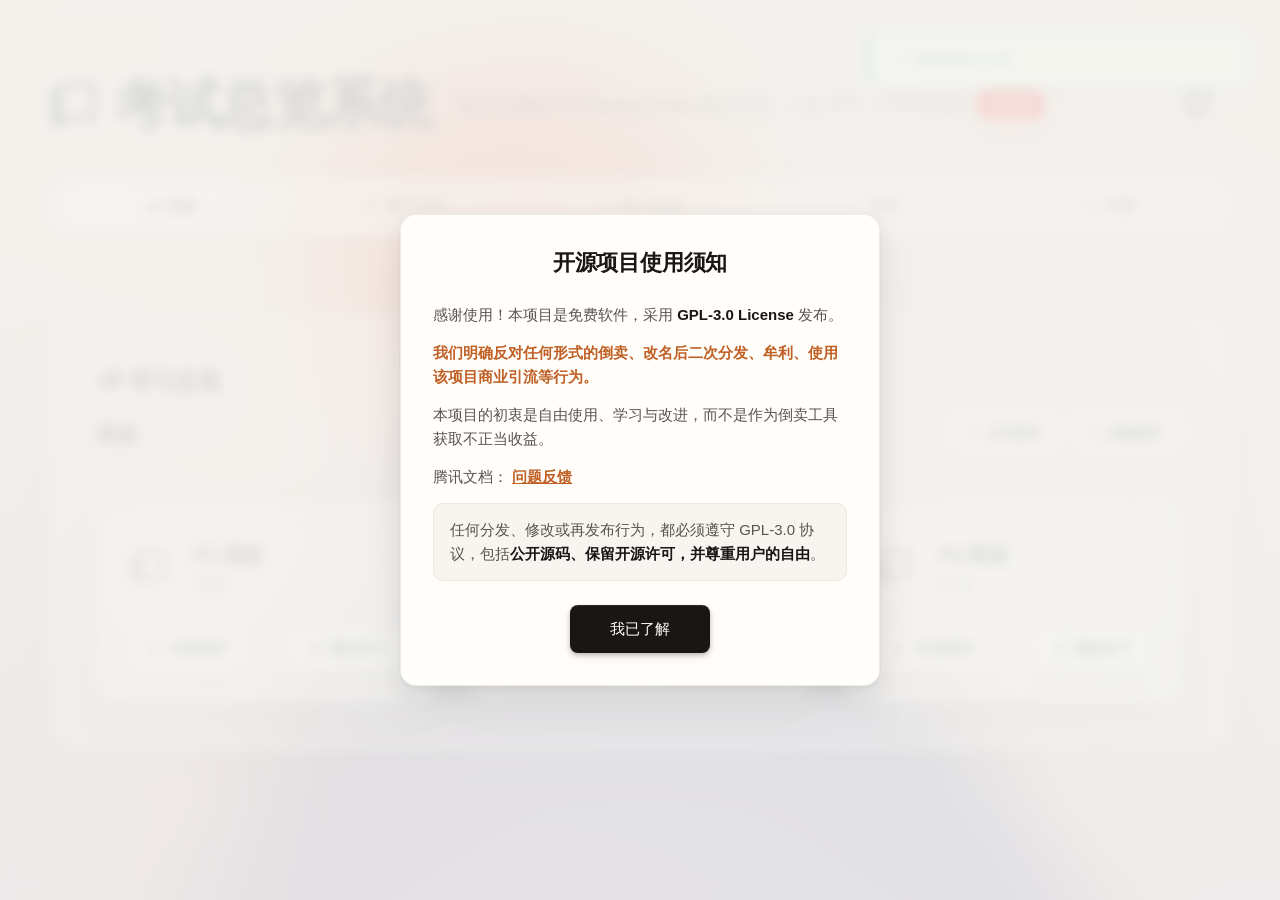
<file: index.html>
<!doctype html>
<html lang="zh-CN">
    <head>
        <meta charset="UTF-8" />
        <meta name="viewport" content="width=device-width, initial-scale=1.0" />
        <title>考试总览系统</title>
        <link
            rel="icon"
            type="image/svg+xml"
            href="assets/images/favicon.svg"
        />
        <link rel="stylesheet" href="css/main.css" />
        <link rel="stylesheet" href="css/heroui-bridge.css" />
        <link rel="stylesheet" href="css/onboarding.css" />
        <link rel="stylesheet" href="css/ipad-touch.css" />
    </head>

    <body class="hero-body boot-active" data-theme="heroui">
        <div id="boot-overlay" role="status" aria-live="polite">
            <div class="boot-panel">
                <div class="boot-logo">SHUI · IELTS</div>
                <p class="boot-status" id="boot-status-text">
                    正在唤醒考试总览系统...
                </p>
                <div class="boot-progress">
                    <span
                        class="boot-progress__bar"
                        id="boot-progress-bar"
                    ></span>
                </div>
                <span class="boot-progress__text" id="boot-progress-text"
                    >初始化资源...</span
                >
            </div>
        </div>
        <input
            type="file"
            id="folder-picker"
            webkitdirectory
            style="display: none"
        />
        <div class="message-container" id="message-container"></div>

        <div class="container hero-shell">
            <div class="hero-header">
                <h1 style="width: 100%">
                    📚 考试总览系统
                    <span
                        style="
                            font-size: 0.35em;
                            opacity: 0.6;
                            font-weight: normal;
                            margin-left: 12px;
                            vertical-align: middle;
                            display: inline-block;
                        "
                        >项目仅授权ZYZ Reading Walks
                        提供分发，小红书号：276752989</span
                    >
                    <a
                        href="https://www.xiaohongshu.com/user/profile/5b4d76744eacab058489e72f?xsec_token=ABlVO2QUdaoyzC6LYAHxh1yuvCcdFmZCFy-npJva106mg=&xsec_source=pc_search"
                        target="_blank"
                        rel="noopener noreferrer"
                        class="hero-badge hero-badge--cta"
                        style="
                            background: #ff1c1c;
                            box-shadow: 0 12px 30px rgba(255, 77, 79, 0.35);
                            text-decoration: none;
                            display: inline-flex;
                            align-items: center;
                            justify-content: center;
                        "
                        aria-label="小红书主页"
                    >
                        小红书
                    </a>
                    <a
                        href="https://github.com/sallowayma-git/IELTS-practice"
                        target="_blank"
                        rel="noopener noreferrer"
                        aria-label="GitHub Repository"
                        style="
                            margin-left: auto;
                            margin-right: 20px;
                            color: inherit;
                            display: flex;
                            align-items: center;
                            transition: opacity 0.2s;
                        "
                        onmouseover="this.style.opacity = '0.7'"
                        onmouseout="this.style.opacity = '1'"
                    >
                        <svg
                            viewBox="0 0 24 24"
                            width="28"
                            height="28"
                            stroke="currentColor"
                            stroke-width="2"
                            fill="none"
                            stroke-linecap="round"
                            stroke-linejoin="round"
                        >
                            <path
                                d="M9 19c-5 1.5-5-2.5-7-3m14 6v-3.87a3.37 3.37 0 0 0-.94-2.61c3.14-.35 6.44-1.54 6.44-7A5.44 5.44 0 0 0 20 4.77 5.07 5.07 0 0 0 19.91 1S18.73.65 16 2.48a13.38 13.38 0 0 0-7 0C6.27.65 5.09 1 5.09 1A5.07 5.07 0 0 0 5 4.77a5.44 5.44 0 0 0-1.5 3.78c0 5.42 3.3 6.61 6.44 7A3.37 3.37 0 0 0 9 18.13V22"
                            ></path>
                        </svg>
                    </a>
                </h1>
            </div>

            <nav class="main-nav hero-nav" data-nav-controller="legacy">
                <button
                    class="nav-btn hero-nav__btn active"
                    type="button"
                    data-view="overview"
                >
                    📊 总览
                </button>
                <button
                    class="nav-btn hero-nav__btn"
                    type="button"
                    data-view="browse"
                >
                    📚 题库浏览
                </button>
                <button
                    class="nav-btn hero-nav__btn"
                    type="button"
                    data-view="practice"
                >
                    📝 练习记录
                </button>
                <button
                    class="nav-btn hero-nav__btn"
                    type="button"
                    data-view="more"
                >
                    ✨ 更多
                </button>
                <button
                    class="nav-btn hero-nav__btn"
                    type="button"
                    data-view="settings"
                >
                    ⚙️ 设置
                </button>
            </nav>

            <!-- 总览页面 -->
            <div id="overview-view" class="view active hero-panel hero-section">
                <div class="hero-panel__header">
                    <h2 class="hero-panel__title" style="margin: 0;">📊 学习总览</h2>
                </div>

                <div class="category-grid" id="category-overview">
                    <!-- 分类卡片将通过JavaScript动态生成 -->
                </div>
            </div>

            <!-- 题库浏览页面 -->
            <div id="browse-view" class="view hero-panel hero-section">
                <div class="browse-title-bar hero-panel__header">
                    <button
                        class="browse-title-trigger"
                        id="browse-title-trigger"
                        type="button"
                        aria-haspopup="true"
                        aria-expanded="false"
                        title="列表偏好"
                    >
                        📚<span
                            class="browse-title-dot"
                            aria-hidden="true"
                        ></span>
                    </button>
                    <h2 id="browse-title" class="hero-panel__title" style="margin: 0;">题库浏览</h2>
                    <div
                        class="browse-preference-panel"
                        id="browse-preference-panel"
                        hidden
                    >
                        <label class="browse-preference-option">
                            <input
                                type="checkbox"
                                id="browse-remember-position"
                            />
                            <span class="browse-preference-text"
                                >列表位置记录</span
                            >
                        </label>
                    </div>
                    <div
                        id="type-filter-buttons"
                        class="hero-panel__actions shui-filter-group shui-segmented-control"
                    >
                        <button
                            class="shui-segmented-btn active"
                            type="button"
                            aria-pressed="true"
                            data-filter-type="all"
                            onclick="filterByType('all')"
                        >
                            全部
                        </button>
                        <button
                            class="shui-segmented-btn"
                            type="button"
                            aria-pressed="false"
                            data-filter-type="reading"
                            onclick="filterByType('reading')"
                        >
                            阅读
                        </button>
                        <button
                            class="shui-segmented-btn"
                            type="button"
                            aria-pressed="false"
                            data-filter-type="listening"
                            onclick="filterByType('listening')"
                        >
                            听力
                        </button>
                    </div>
                </div>

                <div class="search-box">
                    <div class="search-row">
                        <div class="search-input-wrap">
                            <input
                                type="text"
                                class="search-input"
                                id="exam-search-input"
                                placeholder="搜索题目..."
                                aria-label="搜索题目"
                                onkeyup="searchExams(this.value)"
                            />
                            <button
                                type="button"
                                class="search-clear-btn"
                                id="search-clear-btn"
                                aria-label="清除搜索"
                                hidden
                                onclick="clearSearch()"
                            >
                                <svg
                                    viewBox="0 0 24 24"
                                    width="16"
                                    height="16"
                                    stroke="currentColor"
                                    stroke-width="2"
                                    fill="none"
                                    stroke-linecap="round"
                                    stroke-linejoin="round"
                                >
                                    <line x1="18" y1="6" x2="6" y2="18"></line>
                                    <line x1="6" y1="6" x2="18" y2="18"></line>
                                </svg>
                            </button>
                        </div>
                        <div class="browse-sort-wrapper">
                            <select
                                id="browse-sort-select"
                                class="browse-sort-select"
                                aria-label="题库排序"
                            >
                                <option value="default">默认排序</option>
                                <option value="frequency-desc">
                                    频率高→低
                                </option>
                            </select>
                            <div class="browse-sort-icon">
                                <svg
                                    width="14"
                                    height="14"
                                    viewBox="0 0 14 14"
                                    fill="none"
                                    xmlns="http://www.w3.org/2000/svg"
                                >
                                    <path
                                        d="M3.5 5.25L7 8.75L10.5 5.25"
                                        stroke="currentColor"
                                        stroke-width="1.5"
                                        stroke-linecap="round"
                                        stroke-linejoin="round"
                                    />
                                </svg>
                            </div>
                        </div>
                    </div>
                </div>

                <div id="exam-list-container"></div>
                <div class="loading">
                    <div class="spinner"></div>
                    <p>正在加载题目列表...</p>
                </div>
            </div>

            <!-- 练习记录页面 -->
            <div id="practice-view" class="view hero-panel hero-section">
                <div class="hero-panel__header">
                    <h2 class="hero-panel__title" style="margin: 0;">📝 练习记录</h2>
                </div>

                <div class="practice-stats hero-grid hero-grid--stats">
                    <div class="hero-card hero-card--stat">
                        <div class="hero-card__label">已练习题目</div>
                        <div class="hero-card__value" id="total-practiced">
                            0
                        </div>
                        <div class="hero-card__meta">累计巩固练习</div>
                    </div>
                    <div class="hero-card hero-card--stat">
                        <div class="hero-card__label">平均正确率</div>
                        <div class="hero-card__value" id="avg-score">0%</div>
                        <div class="hero-card__meta">近期待练表现</div>
                    </div>
                    <div class="hero-card hero-card--stat">
                        <div class="hero-card__label">学习时长(分钟)</div>
                        <div class="hero-card__value" id="study-time">0</div>
                        <div class="hero-card__meta">聚焦沉浸时长</div>
                    </div>
                    <div class="hero-card hero-card--stat">
                        <div class="hero-card__label">连续学习天数</div>
                        <div class="hero-card__value" id="streak-days">0</div>
                        <div class="hero-card__meta">坚持天数</div>
                    </div>
                </div>

                <div class="practice-history hero-panel hero-section">
                    <div class="hero-panel__header">
                        <h3 class="hero-panel__title">
                            📈 练习历史
                        </h3>
                        <div
                            id="record-type-filter-buttons"
                            class="hero-panel__actions shui-filter-group shui-segmented-control"
                        >
                            <button
                                class="shui-segmented-btn active"
                                type="button"
                                aria-pressed="true"
                                data-filter-type="all"
                                onclick="filterRecordsByType('all')"
                            >
                                全部
                            </button>
                            <button
                                class="shui-segmented-btn"
                                type="button"
                                aria-pressed="false"
                                data-filter-type="reading"
                                onclick="filterRecordsByType('reading')"
                            >
                                阅读
                            </button>
                            <button
                                class="shui-segmented-btn"
                                type="button"
                                aria-pressed="false"
                                data-filter-type="listening"
                                onclick="filterRecordsByType('listening')"
                            >
                                听力
                            </button>
                        </div>
                        <div class="hero-panel__actions">
                            <button
                                class="btn btn-secondary hero-btn hero-btn--ghost"
                                onclick="
                                    window.AppActions &&
                                        window.AppActions.exportPracticeMarkdown()
                                "
                            >
                                📄 导出Markdown
                            </button>
                            <button
                                class="btn btn-info hero-btn"
                                onclick="toggleBulkDelete()"
                                id="bulk-delete-btn"
                            >
                                <svg
                                    viewBox="0 0 24 24"
                                    width="1em"
                                    height="1em"
                                    fill="none"
                                    stroke="currentColor"
                                    stroke-width="1.8"
                                    stroke-linecap="round"
                                    stroke-linejoin="round"
                                    class="ui-emoji-icon"
                                    aria-hidden="true"
                                >
                                    <polyline
                                        points="9 11 12 14 22 4"
                                    ></polyline>
                                    <path
                                        d="M21 12v7a2 2 0 0 1-2 2H5a2 2 0 0 1-2-2V5a2 2 0 0 1 2-2h11"
                                    ></path>
                                </svg>
                                批量删除
                            </button>
                            <button
                                class="btn btn-warning hero-btn hero-btn--warn"
                                onclick="clearPracticeData()"
                            >
                                🗑️ 清除记录
                            </button>
                        </div>
                    </div>
                    <div id="history-list" class="practice-history-list">
                        <div
                            style="
                                text-align: center;
                                padding: 40px;
                                opacity: 0.7;
                            "
                        >
                            <div style="font-size: 3em; margin-bottom: 15px">
                                📋
                            </div>
                            <p>暂无练习记录</p>
                            <p style="font-size: 0.9em; margin-top: 10px">
                                开始练习后，记录将自动保存在这里
                            </p>
                        </div>
                    </div>
                </div>
            </div>

            <!-- 设置页面 -->
            <div id="settings-view" class="view hero-panel hero-section">
                <div class="hero-panel__header">
                    <h2 class="hero-panel__title" style="margin: 0;">⚙️ 系统设置</h2>
                </div>
                <div class="hero-settings-group">
                    <div
                        class="hero-panel hero-section system-management-panel"
                    >
                        <h3>🔧 系统管理</h3>
                        <p class="hero-panel__muted">系统工具和设置选项</p>
                        <div class="hero-settings-actions">
                            <button
                                class="btn btn-warning hero-btn hero-btn--warn"
                                id="clear-cache-btn"
                            >
                                🗑️ 清除缓存
                            </button>
                            <button
                                class="btn btn-warning hero-btn hero-btn--warn"
                                id="load-library-btn"
                            >
                                📂 加载题库
                            </button>
                            <button
                                class="btn btn-warning hero-btn hero-btn--warn"
                                id="theme-switcher-btn-entry"
                                onclick="showThemeSwitcherModal()"
                            >
                                🎨 主题切换
                            </button>
                            <button
                                class="btn btn-warning hero-btn hero-btn--warn"
                                id="show-onboarding-btn"
                                onclick="OnboardingTour.start(true)"
                            >
                                🎯 显示引导
                            </button>
                            <button
                                class="btn btn-warning hero-btn hero-btn--warn"
                                id="library-config-btn"
                            >
                                <svg
                                    viewBox="0 0 24 24"
                                    width="1em"
                                    height="1em"
                                    fill="none"
                                    stroke="currentColor"
                                    stroke-width="1.8"
                                    stroke-linecap="round"
                                    stroke-linejoin="round"
                                    class="ui-emoji-icon"
                                    aria-hidden="true"
                                >
                                    <line x1="4" y1="21" x2="4" y2="14"></line>
                                    <line x1="4" y1="10" x2="4" y2="3"></line>
                                    <line
                                        x1="12"
                                        y1="21"
                                        x2="12"
                                        y2="12"
                                    ></line>
                                    <line x1="12" y1="8" x2="12" y2="3"></line>
                                    <line
                                        x1="20"
                                        y1="21"
                                        x2="20"
                                        y2="16"
                                    ></line>
                                    <line x1="20" y1="12" x2="20" y2="3"></line>
                                    <line x1="1" y1="14" x2="7" y2="14"></line>
                                    <line x1="9" y1="8" x2="15" y2="8"></line>
                                    <line
                                        x1="17"
                                        y1="16"
                                        x2="23"
                                        y2="16"
                                    ></line>
                                </svg>
                                题库配置切换
                            </button>
                            <button
                                class="btn btn-warning hero-btn hero-btn--warn"
                                id="force-refresh-btn"
                            >
                                🔄 强制刷新题库
                            </button>
                        </div>
                    </div>

                    <div class="hero-panel hero-section data-management-panel">
                        <h3>💾 数据管理</h3>
                        <p class="hero-panel__muted">
                            数据备份、导入导出和完整性检查
                        </p>
                        <div class="hero-settings-actions">
                            <button
                                class="btn hero-btn data-mgmt-btn"
                                id="create-backup-btn"
                            >
                                💾 创建备份
                            </button>
                            <button
                                class="btn hero-btn data-mgmt-btn"
                                id="backup-list-btn"
                            >
                                📋 备份列表
                            </button>
                            <button
                                class="btn hero-btn data-mgmt-btn"
                                id="export-data-btn"
                            >
                                📤 导出数据
                            </button>
                            <button
                                class="btn hero-btn data-mgmt-btn"
                                id="import-data-btn"
                            >
                                📥 导入数据
                            </button>
                        </div>
                    </div>

                    <div class="hero-panel hero-section">
                        <h3>📊 系统信息</h3>
                        <div
                            class="hero-surface"
                            style="
                                margin-top: 15px;
                                line-height: 1.8;
                                font-weight: bold;
                            "
                        >
                            <div style="color: #10b981">
                                题库状态: 已加载完整索引
                            </div>
                            <div>
                                题目总数: <span id="total-exams">192</span>
                            </div>
                            <div>
                                HTML题目: <span id="html-exams">191</span>
                            </div>
                            <div>PDF题目: <span id="pdf-exams">190</span></div>
                            <div>
                                最后更新:
                                <span id="last-update"
                                    >2025/05/06 21:56:46</span
                                >
                            </div>
                        </div>

                        <!-- 开发团队链接 -->
                        <div
                            style="
                                margin-top: 30px;
                                text-align: center;
                                padding-top: 20px;
                                border-top: 1px solid rgba(255, 255, 255, 0.2);
                            "
                        >
                            <a
                                href="https://docs.qq.com/doc/DSXZhWUtqeVN0d1ZT"
                                target="_blank"
                                rel="noopener noreferrer"
                                style="
                                    color: #ff1c1c;
                                    text-decoration: none;
                                    font-size: 0.9em;
                                    font-weight: bold;
                                    display: block;
                                    margin-bottom: 12px;
                                    transition: opacity 0.2s;
                                "
                                onmouseover="this.style.opacity = '0.7'"
                                onmouseout="this.style.opacity = '1'"
                            >
                                问题反馈
                            </a>
                            <a
                                href="https://github.com/sallowayma-git"
                                target="_blank"
                                rel="noopener noreferrer"
                                style="
                                    color: gray;
                                    text-decoration: none;
                                    font-size: 0.9em;
                                    transition: color 0.3s ease;
                                "
                            >
                                Salloway呈现
                            </a>
                        </div>
                    </div>
                </div>
            </div>

            <!-- 更多页面 -->
            <div id="more-view" class="view hero-panel hero-section">
                <div class="hero-panel__header">
                    <h2 class="hero-panel__title" style="margin: 0;">✨ 更多工具</h2>
                </div>
                <p class="more-view-subtitle">
                    探索额外的学习辅助功能，助你高效备考。
                </p>
                <div class="more-tools-grid">
                    <!-- <button class="tool-card tool-card--featured" type="button" id="writing-entry-btn">
                    <div class="tool-card-icon">✍️</div>
                    <div class="tool-card-content">
                        <h3>写作评分</h3>
                        <p>AI驱动的雅思写作评分系统，获取专业四维度评分与详细反馈。</p>
                    </div>
                    <div class="tool-card-arrow">进入</div>
                </button> -->
                    <button
                        class="tool-card"
                        type="button"
                        data-action="open-clock"
                    >
                        <div class="tool-card-icon">🕒</div>
                        <div class="tool-card-content">
                            <h3>全屏时钟</h3>
                            <p>
                                沉浸式模拟指针时钟，实时同步系统时间，陪伴你的专注时刻。
                            </p>
                        </div>
                        <div class="tool-card-arrow">进入</div>
                    </button>
                    <button
                        class="tool-card"
                        type="button"
                        data-action="open-vocab"
                    >
                        <div class="tool-card-icon">🧠</div>
                        <div class="tool-card-content">
                            <h3>单词背诵</h3>
                            <p>SM-2记忆算法，随时继续你的词汇任务。</p>
                        </div>
                        <div class="tool-card-arrow">进入</div>
                    </button>
                    <button
                        class="tool-card"
                        type="button"
                        onclick="showAchievements()"
                    >
                        <div class="tool-card-icon">🏆</div>
                        <div class="tool-card-content">
                            <h3>成就</h3>
                            <p>查看你解锁的徽章和荣誉。</p>
                        </div>
                        <div class="tool-card-arrow">查看</div>
                    </button>
                </div>
            </div>
            <section id="vocab-view" class="view" data-view="vocab" hidden>
                <div class="vocab-view-shell" data-vocab-role="root"></div>
            </section>
        </div>

        <div
            id="fullscreen-clock-overlay"
            class="clock-overlay is-hidden"
            role="dialog"
            aria-modal="true"
            aria-label="全屏时钟"
        >
            <div
                class="clock-overlay-inner controls-hidden"
                data-clock-role="overlay-inner"
            >
                <button
                    class="clock-action-btn clock-fullscreen-btn"
                    type="button"
                    data-action="toggle-clock-fullscreen"
                    aria-label="切换全屏模式"
                    aria-pressed="false"
                >
                    <svg
                        class="fullscreen-icon icon-enter"
                        viewBox="0 0 24 24"
                        focusable="false"
                        aria-hidden="true"
                    >
                        <polyline points="4 9 4 4 9 4"></polyline>
                        <line x1="4" y1="4" x2="10" y2="10"></line>
                        <polyline points="20 15 20 20 15 20"></polyline>
                        <line x1="20" y1="20" x2="14" y2="14"></line>
                    </svg>
                    <svg
                        class="fullscreen-icon icon-exit"
                        viewBox="0 0 24 24"
                        focusable="false"
                        aria-hidden="true"
                    >
                        <polyline points="15 9 20 9 20 4"></polyline>
                        <line x1="20" y1="4" x2="14" y2="10"></line>
                        <polyline points="9 15 4 15 4 20"></polyline>
                        <line x1="4" y1="20" x2="10" y2="14"></line>
                        <polyline points="20 15 20 20 15 20"></polyline>
                        <line x1="20" y1="20" x2="14" y2="14"></line>
                        <polyline points="4 9 4 4 9 4"></polyline>
                        <line x1="4" y1="4" x2="10" y2="10"></line>
                    </svg>
                </button>
                <button
                    class="clock-action-btn clock-close-btn"
                    type="button"
                    data-action="close-clock"
                    aria-label="关闭时钟"
                >
                    <svg
                        class="fullscreen-icon icon-close"
                        viewBox="0 0 24 24"
                        focusable="false"
                        aria-hidden="true"
                    >
                        <line x1="8" y1="8" x2="16" y2="16"></line>
                        <line x1="16" y1="8" x2="8" y2="16"></line>
                    </svg>
                </button>
                <div class="clock-view-stack" data-clock-role="view-stack">
                    <section
                        class="clock-view is-active"
                        data-clock-view="analog"
                        aria-label="模拟指针时钟"
                    >
                        <canvas
                            id="analog-clock-canvas"
                            aria-hidden="true"
                        ></canvas>
                    </section>
                    <section
                        class="clock-view"
                        data-clock-view="flip"
                        aria-label="翻页时钟"
                    >
                        <div
                            class="flip-clock"
                            id="flip-clock"
                            aria-live="polite"
                        ></div>
                    </section>
                    <section
                        class="clock-view"
                        data-clock-view="digital"
                        aria-label="数字时钟"
                    >
                        <div
                            class="digital-clock"
                            id="digital-clock"
                            aria-live="polite"
                        ></div>
                    </section>
                    <section
                        class="clock-view"
                        data-clock-view="ambient"
                        aria-label="低对比度数字时钟"
                    >
                        <div
                            class="ambient-clock"
                            id="ambient-clock"
                            aria-live="polite"
                        ></div>
                    </section>
                </div>
                <div
                    class="clock-pagination"
                    data-clock-role="pagination"
                    aria-hidden="true"
                >
                    <button
                        class="clock-dot is-active"
                        type="button"
                        data-target-view="analog"
                        aria-label="切换到模拟指针时钟"
                    ></button>
                    <button
                        class="clock-dot"
                        type="button"
                        data-target-view="flip"
                        aria-label="切换到翻页时钟"
                    ></button>
                    <button
                        class="clock-dot"
                        type="button"
                        data-target-view="digital"
                        aria-label="切换到数字时钟"
                    ></button>
                    <button
                        class="clock-dot"
                        type="button"
                        data-target-view="ambient"
                        aria-label="切换到低对比度数字时钟"
                    ></button>
                </div>
            </div>
        </div>

        <!-- 主题切换弹窗 -->
        <div id="theme-switcher-modal" class="theme-modal">
            <div class="theme-modal-content">
                <div class="theme-modal-header">
                    <h3>🎨 主题切换</h3>
                    <button
                        class="theme-modal-close"
                        onclick="hideThemeSwitcherModal()"
                        aria-label="关闭"
                    >
                        ×
                    </button>
                </div>
                <div class="theme-modal-body">
                    <div class="theme-options-viewport" role="presentation">
                        <style>
                            .theme-options-glass {
                                display: flex;
                                gap: 24px;
                                padding: 20px;
                                justify-content: flex-start;
                                flex-wrap: nowrap;
                                overflow-x: auto;
                                overflow-y: hidden;
                                -webkit-overflow-scrolling: touch;
                                scrollbar-width: none;
                                scroll-snap-type: x mandatory;
                                padding-bottom: 30px; /* space for shadow */
                            }
                            .theme-options-glass::-webkit-scrollbar {
                                display: none;
                            }
                            .theme-card {
                                flex-shrink: 0;
                                scroll-snap-align: center;
                                position: relative;
                                width: 250px;
                                height: 350px;
                                border-radius: 18px;
                                overflow: hidden;
                                box-shadow: 0 10px 25px rgba(0, 0, 0, 0.1);
                                transition:
                                    transform 0.3s cubic-bezier(0.16, 1, 0.3, 1),
                                    box-shadow 0.3s ease;
                                display: flex;
                                flex-direction: column;
                                justify-content: flex-end;
                                text-align: left;
                            }
                            .theme-card:hover {
                                transform: translateY(-4px);
                                box-shadow: 0 16px 32px rgba(0, 0, 0, 0.15);
                            }
                            .theme-card-bg {
                                position: absolute;
                                inset: 0;
                                z-index: 1;
                            }
                            /* 晨雾群山色彩抽象 */
                            .theme-bg-misty {
                                background: linear-gradient(
                                    150deg,
                                    #f2eadf 0%,
                                    #dbccc0 35%,
                                    #76849c 70%,
                                    #2f3d59 100%
                                );
                            }
                            .theme-bg-misty::after {
                                content: "";
                                position: absolute;
                                top: 15%;
                                left: 25%;
                                width: 90px;
                                height: 90px;
                                background: radial-gradient(
                                    circle,
                                    #f2906b 0%,
                                    rgba(242, 144, 107, 0) 60%
                                );
                                opacity: 0.85;
                            }
                            /* 深海孤航色彩抽象 */
                            .theme-bg-ocean {
                                background: linear-gradient(
                                    180deg,
                                    #81959c 0%,
                                    #bac9d1 35%,
                                    #0e4c56 38%,
                                    #031c21 100%
                                );
                            }
                            .theme-bg-ocean::after {
                                content: "";
                                position: absolute;
                                bottom: 35%;
                                left: 30%;
                                right: 0;
                                width: 100px;
                                height: 20px;
                                background: radial-gradient(
                                    ellipse,
                                    rgba(0, 0, 0, 0.4) 0%,
                                    transparent 60%
                                );
                                opacity: 0.6;
                            }
                            /* 落日雾花色彩抽象 */
                            .theme-bg-floral {
                                background: linear-gradient(
                                    150deg,
                                    #fce0cd 0%,
                                    #f7b9bc 40%,
                                    #8db2d8 80%,
                                    #4b8cd1 100%
                                );
                            }
                            .theme-bg-floral::after {
                                content: "";
                                position: absolute;
                                top: 15%;
                                left: 40%;
                                width: 100px;
                                height: 100px;
                                background: radial-gradient(
                                    circle,
                                    #7d96f1 0%,
                                    rgba(125, 150, 241, 0) 70%
                                );
                                opacity: 0.8;
                                mix-blend-mode: multiply;
                            }
                            .theme-bg-floral::before {
                                content: "";
                                position: absolute;
                                top: 40%;
                                left: 10%;
                                width: 120px;
                                height: 100px;
                                background: radial-gradient(
                                    circle,
                                    #ff6b4a 0%,
                                    rgba(255, 107, 74, 0) 65%
                                );
                                opacity: 0.8;
                                filter: blur(5px);
                            }
                            /* 液态玻璃模糊层 */
                            .theme-card-glass-layer {
                                position: relative;
                                z-index: 2;
                                padding: 16px;
                                padding-top: 36px;
                                background: rgba(28, 28, 28, 0.45);
                                backdrop-filter: blur(14px);
                                -webkit-backdrop-filter: blur(14px);
                                -webkit-mask-image: linear-gradient(
                                    to bottom,
                                    transparent 0%,
                                    rgba(0, 0, 0, 1) 36%,
                                    rgba(0, 0, 0, 1) 100%
                                );
                                mask-image: linear-gradient(
                                    to bottom,
                                    transparent 0%,
                                    rgba(0, 0, 0, 1) 36%,
                                    rgba(0, 0, 0, 1) 100%
                                );
                                color: #fff;
                            }
                            .theme-card-header {
                                margin-bottom: 20px;
                            }
                            .theme-card-title {
                                font-size: 1.25rem;
                                font-weight: 600;
                                margin: 0 0 6px 0;
                                letter-spacing: 0.5px;
                                text-shadow: 0 2px 4px rgba(0, 0, 0, 0.3);
                            }
                            .theme-card-subtitle {
                                font-size: 0.8rem;
                                color: rgba(255, 255, 255, 0.7);
                                display: flex;
                                align-items: center;
                                gap: 6px;
                            }
                            .theme-card-footer {
                                display: flex;
                                align-items: center;
                                justify-content: space-between;
                            }
                            .theme-card-tag {
                                background: rgba(0, 0, 0, 0.5);
                                color: #fff;
                                padding: 8px 16px;
                                border-radius: 20px;
                                font-size: 0.85rem;
                                font-weight: 600;
                                border: 1px solid rgba(255, 255, 255, 0.08);
                                letter-spacing: 0.5px;
                            }
                            .theme-card-btn {
                                background: #ffffff;
                                color: #1a1a1a;
                                border: none;
                                padding: 8px 20px;
                                border-radius: 20px;
                                font-size: 0.85rem;
                                font-weight: 600;
                                cursor: pointer;
                                transition: all 0.2s;
                                box-shadow: 0 4px 12px rgba(0, 0, 0, 0.15);
                            }
                            .theme-card-btn:hover {
                                background: #f0f0f0;
                                transform: scale(1.04);
                            }
                            .theme-card-btn:active {
                                transform: scale(0.98);
                            }
                        </style>
                        <div class="theme-options-glass">
                            <!-- 晨雾群山 -->
                            <div class="theme-card">
                                <div class="theme-card-bg theme-bg-misty"></div>
                                <div class="theme-card-glass-layer">
                                    <div class="theme-card-header">
                                        <h4 class="theme-card-title">
                                            晨雾群山
                                        </h4>
                                        <div class="theme-card-subtitle">
                                            <span style="opacity: 0.6"
                                                >⛰️ Misty Mountain</span
                                            >
                                        </div>
                                    </div>
                                    <div class="theme-card-footer">
                                        <span class="theme-card-tag">动态</span>
                                        <button
                                            class="theme-card-btn"
                                            onclick="
                                                window.switchBgTheme(
                                                    'misty-mountain',
                                                )
                                            "
                                        >
                                            应用
                                        </button>
                                    </div>
                                </div>
                            </div>
                            <!-- 深海孤航 -->
                            <div class="theme-card">
                                <div class="theme-card-bg theme-bg-ocean"></div>
                                <div class="theme-card-glass-layer">
                                    <div class="theme-card-header">
                                        <h4 class="theme-card-title">
                                            深海孤航
                                        </h4>
                                        <div class="theme-card-subtitle">
                                            <span style="opacity: 0.6"
                                                >⛵ Teal Ocean</span
                                            >
                                        </div>
                                    </div>
                                    <div class="theme-card-footer">
                                        <span class="theme-card-tag">动态</span>
                                        <button
                                            class="theme-card-btn"
                                            onclick="
                                                window.switchBgTheme(
                                                    'teal-ocean',
                                                )
                                            "
                                        >
                                            应用
                                        </button>
                                    </div>
                                </div>
                            </div>
                            <!-- 落日雾花 -->
                            <div class="theme-card">
                                <div
                                    class="theme-card-bg theme-bg-floral"
                                ></div>
                                <div class="theme-card-glass-layer">
                                    <div class="theme-card-header">
                                        <h4 class="theme-card-title">
                                            落日雾花
                                        </h4>
                                        <div class="theme-card-subtitle">
                                            <span style="opacity: 0.6"
                                                >🌸 Floral Bloom</span
                                            >
                                        </div>
                                    </div>
                                    <div class="theme-card-footer">
                                        <span class="theme-card-tag">静态</span>
                                        <button
                                            class="theme-card-btn"
                                            onclick="
                                                window.switchBgTheme(
                                                    'floral-bloom',
                                                )
                                            "
                                        >
                                            应用
                                        </button>
                                    </div>
                                </div>
                            </div>
                        </div>
                    </div>
                </div>
            </div>
        </div>

        <!-- 启动与懒加载工具 -->
        <script src="assets/vendor/three.min.js"></script>
        <script src="js/presentation/threeBackground.js"></script>
        <script src="js/runtime/bootScreen.js" defer></script>
        <script src="js/runtime/lazyLoader.js" defer></script>
        <script src="js/utils/suitePreference.js" defer></script>
        <script src="js/presentation/app-actions.js" defer></script>

        <!-- 基础环境与日志 -->
        <script src="js/utils/environmentDetector.js"></script>
        <script src="js/utils/logger.js"></script>
        <script src="js/utils/storage.js"></script>
        <script src="js/core/storageProviderRegistry.js"></script>
        <script src="js/data/dataSources/storageDataSource.js"></script>
        <script src="js/data/repositories/baseRepository.js"></script>
        <script src="js/data/repositories/dataRepositoryRegistry.js"></script>
        <script src="js/data/repositories/practiceRepository.js"></script>
        <script src="js/data/repositories/settingsRepository.js"></script>
        <script src="js/data/repositories/backupRepository.js"></script>
        <script src="js/data/repositories/metaRepository.js"></script>
        <script src="js/data/index.js"></script>
        <script src="js/core/practiceCore.js"></script>
        <script src="js/core/resourceCore.js"></script>
        <script src="assets/generated/reading-exams/manifest.js"></script>
        <script src="js/utils/stateSerializer.js"></script>
        <script src="js/utils/simpleStorageWrapper.js"></script>

        <!-- 工具库与基础视图 -->
        <script src="js/utils/dom.js"></script>
        <script src="js/services/overviewStats.js"></script>
        <script src="js/views/overviewView.js"></script>
        <script src="js/presentation/navigation-controller.js"></script>

        <!-- 入口与懒加载代理 -->
        <script src="js/app/main-entry.js"></script>
        <script src="js/presentation/indexInteractions.js"></script>
        <script src="js/presentation/emojiIconizer.js"></script>
        <script src="js/boot-fallbacks.js"></script>
        <script src="js/patches/runtime-fixes.js"></script>

        <!-- 应用核心 -->
        <script src="js/app/stateMixin.js"></script>
        <script src="js/app/bootstrapMixin.js"></script>
        <script src="js/app/lifecycleMixin.js"></script>
        <script src="js/app/navigationMixin.js"></script>
        <script src="js/app/fallbackMixin.js"></script>
        <script src="js/app.js"></script>

        <!-- 引导流程组件 -->
        <script src="js/components/onboardingTour.js"></script>

        <!-- 成就系统模态框 -->
        <div id="achievements-modal" class="theme-modal">
            <div class="theme-modal-content" style="max-width: 600px">
                <div class="theme-modal-header">
                    <h3>🏆 我的成就</h3>
                    <button
                        class="theme-modal-close"
                        onclick="hideAchievements()"
                        aria-label="关闭"
                    >
                        ×
                    </button>
                </div>
                <div class="theme-modal-body">
                    <div class="achievements-grid" id="achievements-list">
                        <!-- JavaScript will populate this -->
                    </div>
                </div>
            </div>
        </div>

        <!-- 首次开源许可弹窗 (Claude 暖色极简设计风格) -->
        <style>
            /* ── License Modal ── */
            #license-modal {
                font-family:
                    -apple-system, BlinkMacSystemFont, "Segoe UI", Roboto,
                    Helvetica, Arial, sans-serif;
                position: fixed;
                inset: 0;
                display: flex;
                align-items: center;
                justify-content: center;
                background: rgba(245, 244, 239, 0.88);
                backdrop-filter: blur(6px);
                -webkit-backdrop-filter: blur(6px);
                opacity: 0;
                pointer-events: none;
                transition: opacity 0.35s ease;
                z-index: 9999;
            }

            #license-modal.show {
                opacity: 1;
                pointer-events: auto;
            }

            #license-modal .lm-card {
                max-width: 480px;
                width: calc(100% - 48px);
                background: #fffefb;
                border: 1px solid rgba(0, 0, 0, 0.07);
                border-radius: 16px;
                padding: 32px;
                box-shadow:
                    0 2px 4px rgba(0, 0, 0, 0.04),
                    0 8px 24px rgba(0, 0, 0, 0.07),
                    0 24px 48px rgba(0, 0, 0, 0.05);
                display: flex;
                flex-direction: column;
                align-items: center;
                text-align: center;
                box-sizing: border-box;
                transform: translateY(8px);
                transition: transform 0.4s cubic-bezier(0.16, 1, 0.3, 1);
            }

            #license-modal.show .lm-card {
                transform: translateY(0);
            }

            #license-modal .lm-title {
                color: #1a1614;
                font-size: 22px;
                line-height: 32px;
                font-weight: 600;
                margin: 0 0 24px 0;
                letter-spacing: -0.01em;
            }

            #license-modal .lm-body {
                width: 100%;
                display: flex;
                flex-direction: column;
                gap: 14px;
                text-align: left;
            }

            #license-modal .lm-body p {
                margin: 0;
                color: #5a534e;
                font-size: 15px;
                line-height: 24px;
            }

            #license-modal .lm-body .lm-warning {
                color: #c06025;
                font-weight: 600;
            }

            #license-modal .lm-body strong {
                color: #1a1614;
                font-weight: 600;
            }

            #license-modal .lm-info-box {
                padding: 14px 16px;
                background: #f8f5f0;
                border: 1px solid #ede7dc;
                border-radius: 10px;
            }

            #license-modal .lm-footer {
                margin-top: 24px;
                width: 100%;
                display: flex;
                justify-content: center;
            }

            #license-modal .lm-btn {
                background: #1a1614;
                color: #fffefb;
                border: none;
                border-radius: 8px;
                padding: 12px 40px;
                font-size: 15px;
                line-height: 24px;
                font-weight: 500;
                cursor: pointer;
                letter-spacing: 0.01em;
                /* layered shadow for depth */
                box-shadow:
                    0 1px 0 rgba(255, 255, 255, 0.08) inset,
                    0 2px 4px rgba(0, 0, 0, 0.2),
                    0 4px 8px rgba(0, 0, 0, 0.1);
                transition:
                    background 0.18s ease,
                    box-shadow 0.18s ease,
                    transform 0.12s ease;
            }

            #license-modal .lm-btn:hover {
                background: #2e2521;
                box-shadow:
                    0 1px 0 rgba(255, 255, 255, 0.1) inset,
                    0 4px 10px rgba(0, 0, 0, 0.22),
                    0 8px 20px rgba(0, 0, 0, 0.12);
                transform: translateY(-1px);
            }

            #license-modal .lm-btn:active {
                background: #0f0c0b;
                box-shadow:
                    0 1px 0 rgba(255, 255, 255, 0.05) inset,
                    0 1px 3px rgba(0, 0, 0, 0.2);
                transform: translateY(0);
            }
        </style>
        <div id="license-modal">
            <div class="lm-card">
                <h2 class="lm-title">开源项目使用须知</h2>
                <div class="lm-body">
                    <p>
                        感谢使用！本项目是免费软件，采用
                        <strong>GPL-3.0 License</strong> 发布。
                    </p>
                    <p class="lm-warning">
                        我们明确反对任何形式的倒卖、改名后二次分发、牟利、使用该项目商业引流等行为。
                    </p>
                    <p>
                        本项目的初衷是自由使用、学习与改进，而不是作为倒卖工具获取不正当收益。
                    </p>
                    <p>
                        腾讯文档：
                        <a
                            href="https://docs.qq.com/doc/DSXZhWUtqeVN0d1ZT"
                            target="_blank"
                            rel="noopener noreferrer"
                            class="lm-warning"
                            style="text-decoration: underline"
                            >问题反馈</a
                        >
                    </p>
                    <div class="lm-info-box">
                        <p>
                            任何分发、修改或再发布行为，都必须遵守 GPL-3.0
                            协议，包括<strong>公开源码、保留开源许可，并尊重用户的自由</strong>。
                        </p>
                    </div>
                </div>
                <div class="lm-footer">
                    <button class="lm-btn" onclick="acceptGplLicense()">
                        我已了解
                    </button>
                </div>
            </div>
        </div>
        <script>
            window.acceptGplLicense = function () {
                try {
                    localStorage.setItem("hasSeenGplLicense", "true");
                } catch (e) {
                    console.warn("LocalStorage error:", e);
                }
                var modal = document.getElementById("license-modal");
                if (modal) {
                    // Use opacity/pointer-events only — never touch display
                    modal.classList.remove("show");
                }
            };

            // Show only when not yet accepted
            (function () {
                try {
                    if (!localStorage.getItem("hasSeenGplLicense")) {
                        var modal = document.getElementById("license-modal");
                        if (modal) {
                            // Use rAF so the CSS transition fires after initial render
                            requestAnimationFrame(function () {
                                requestAnimationFrame(function () {
                                    modal.classList.add("show");
                                });
                            });
                        }
                    }
                } catch (e) {
                    /* ignore */
                }
            })();
        </script>
    </body>
</html>
</file>
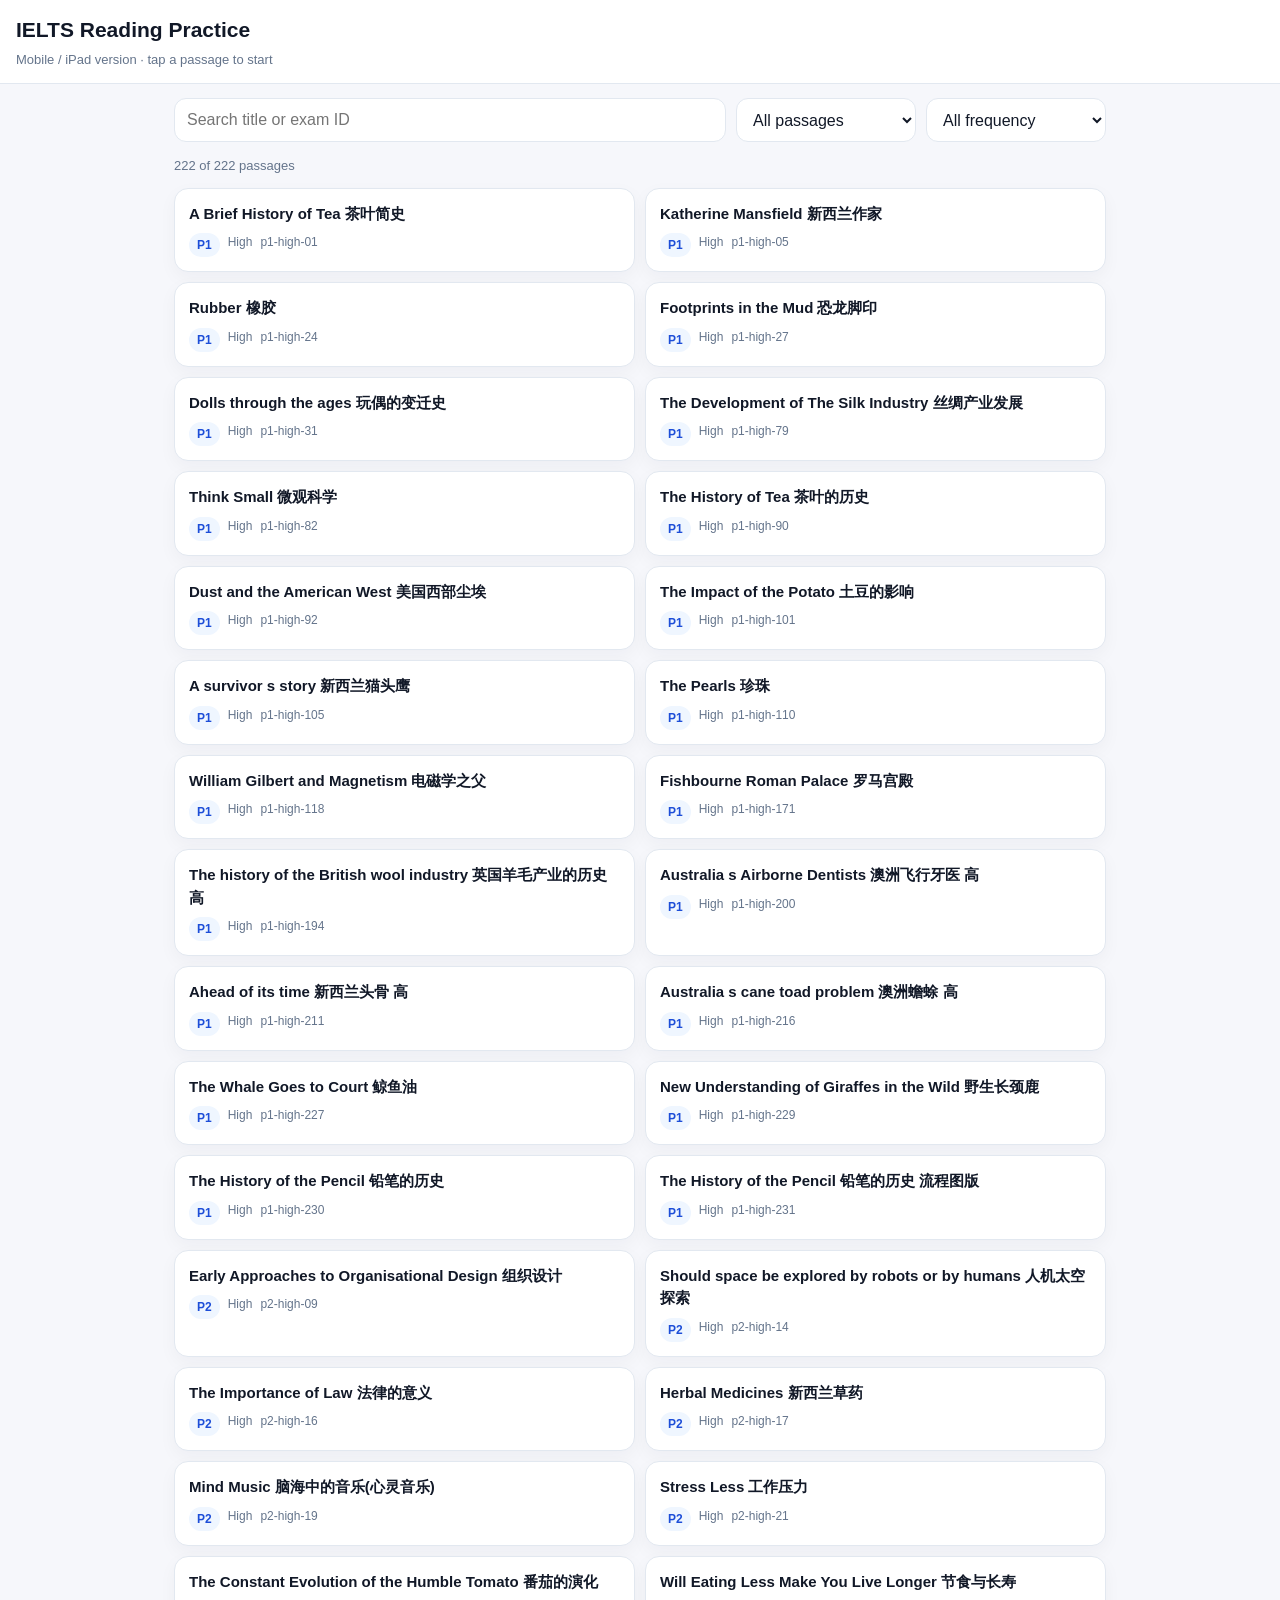
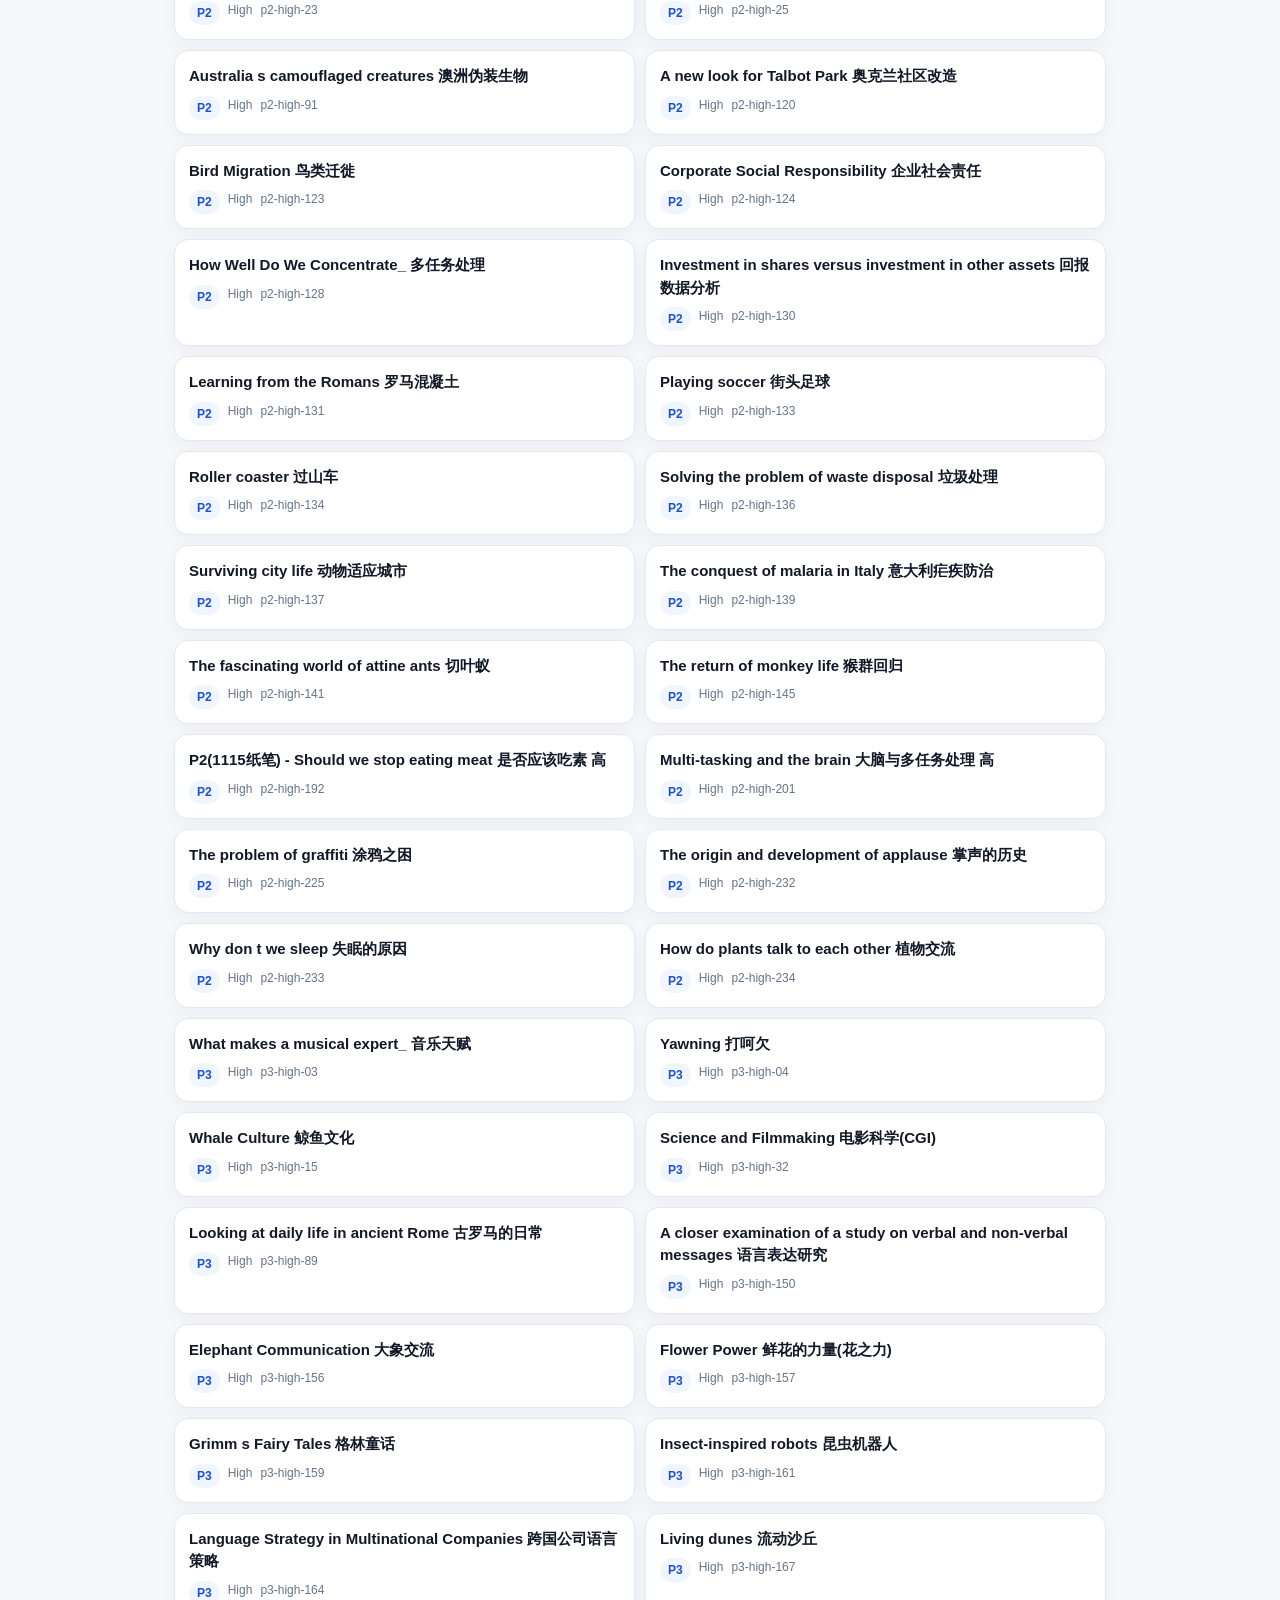
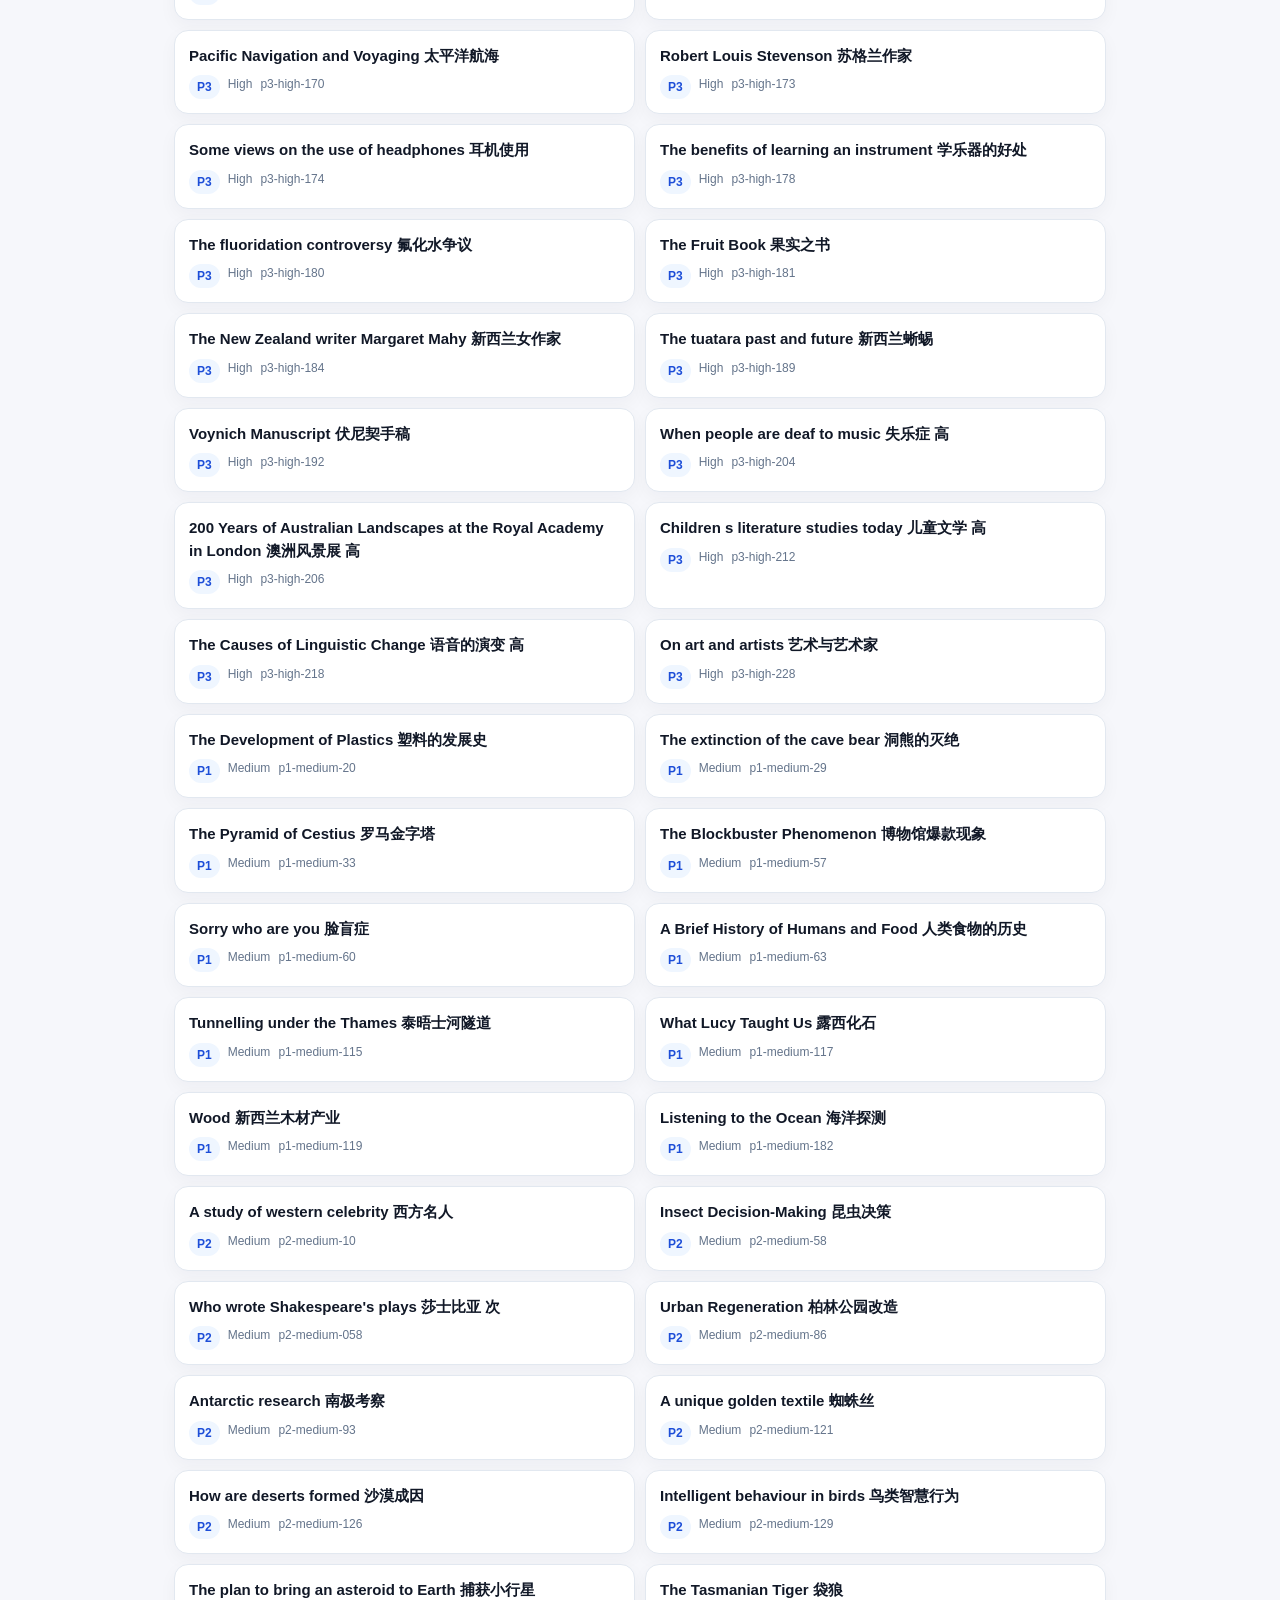
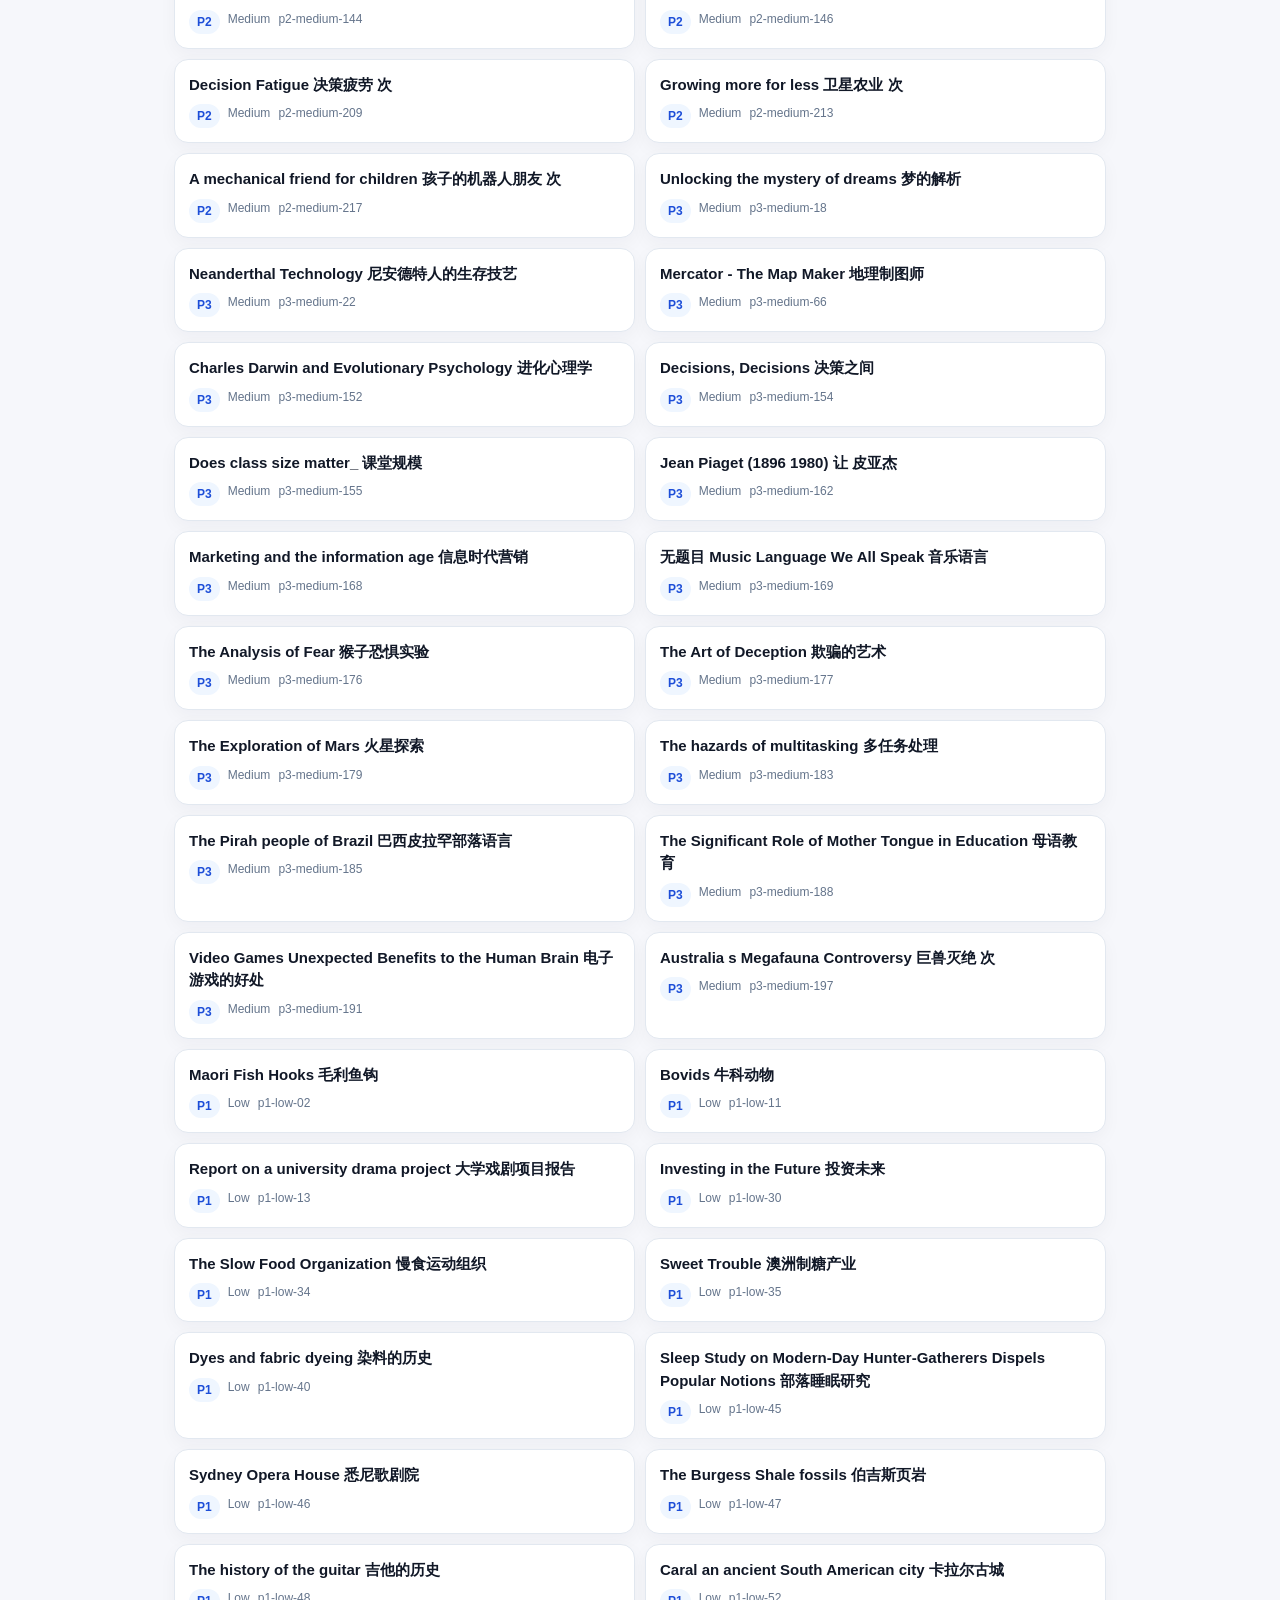
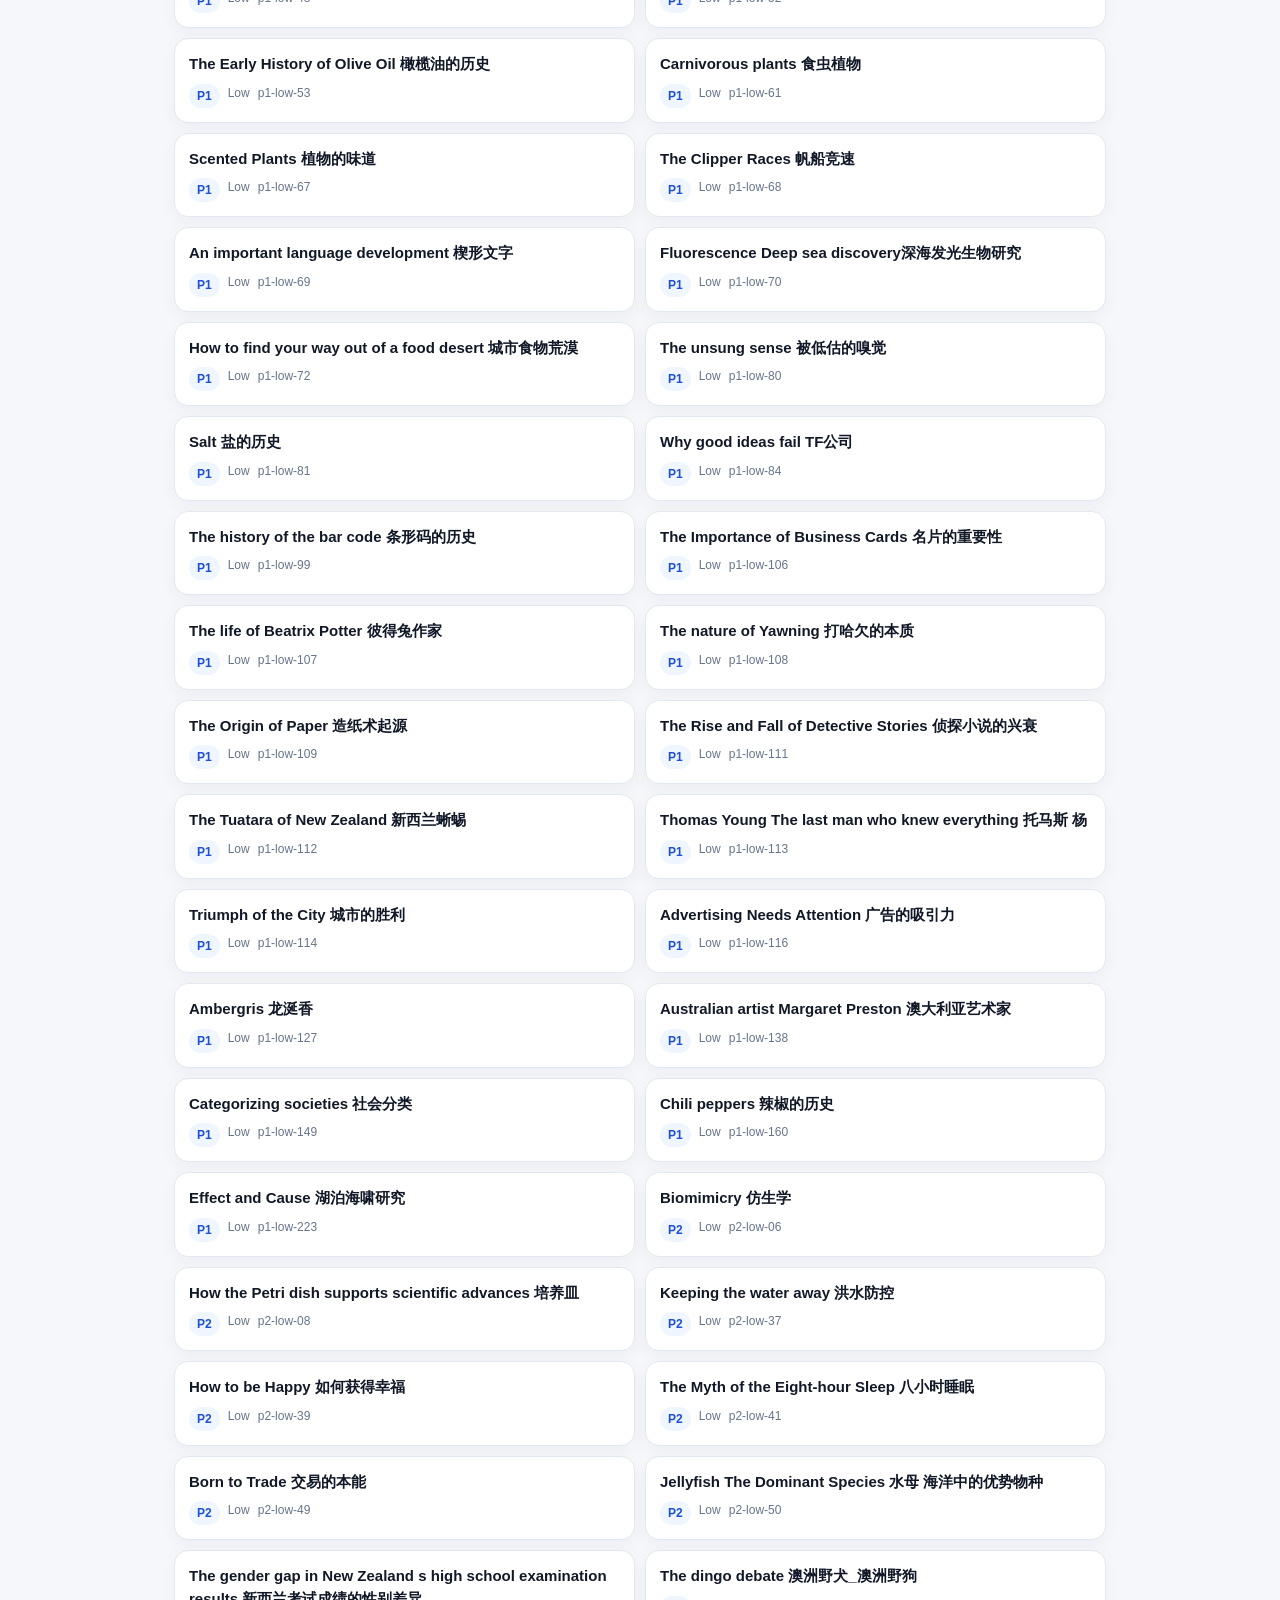
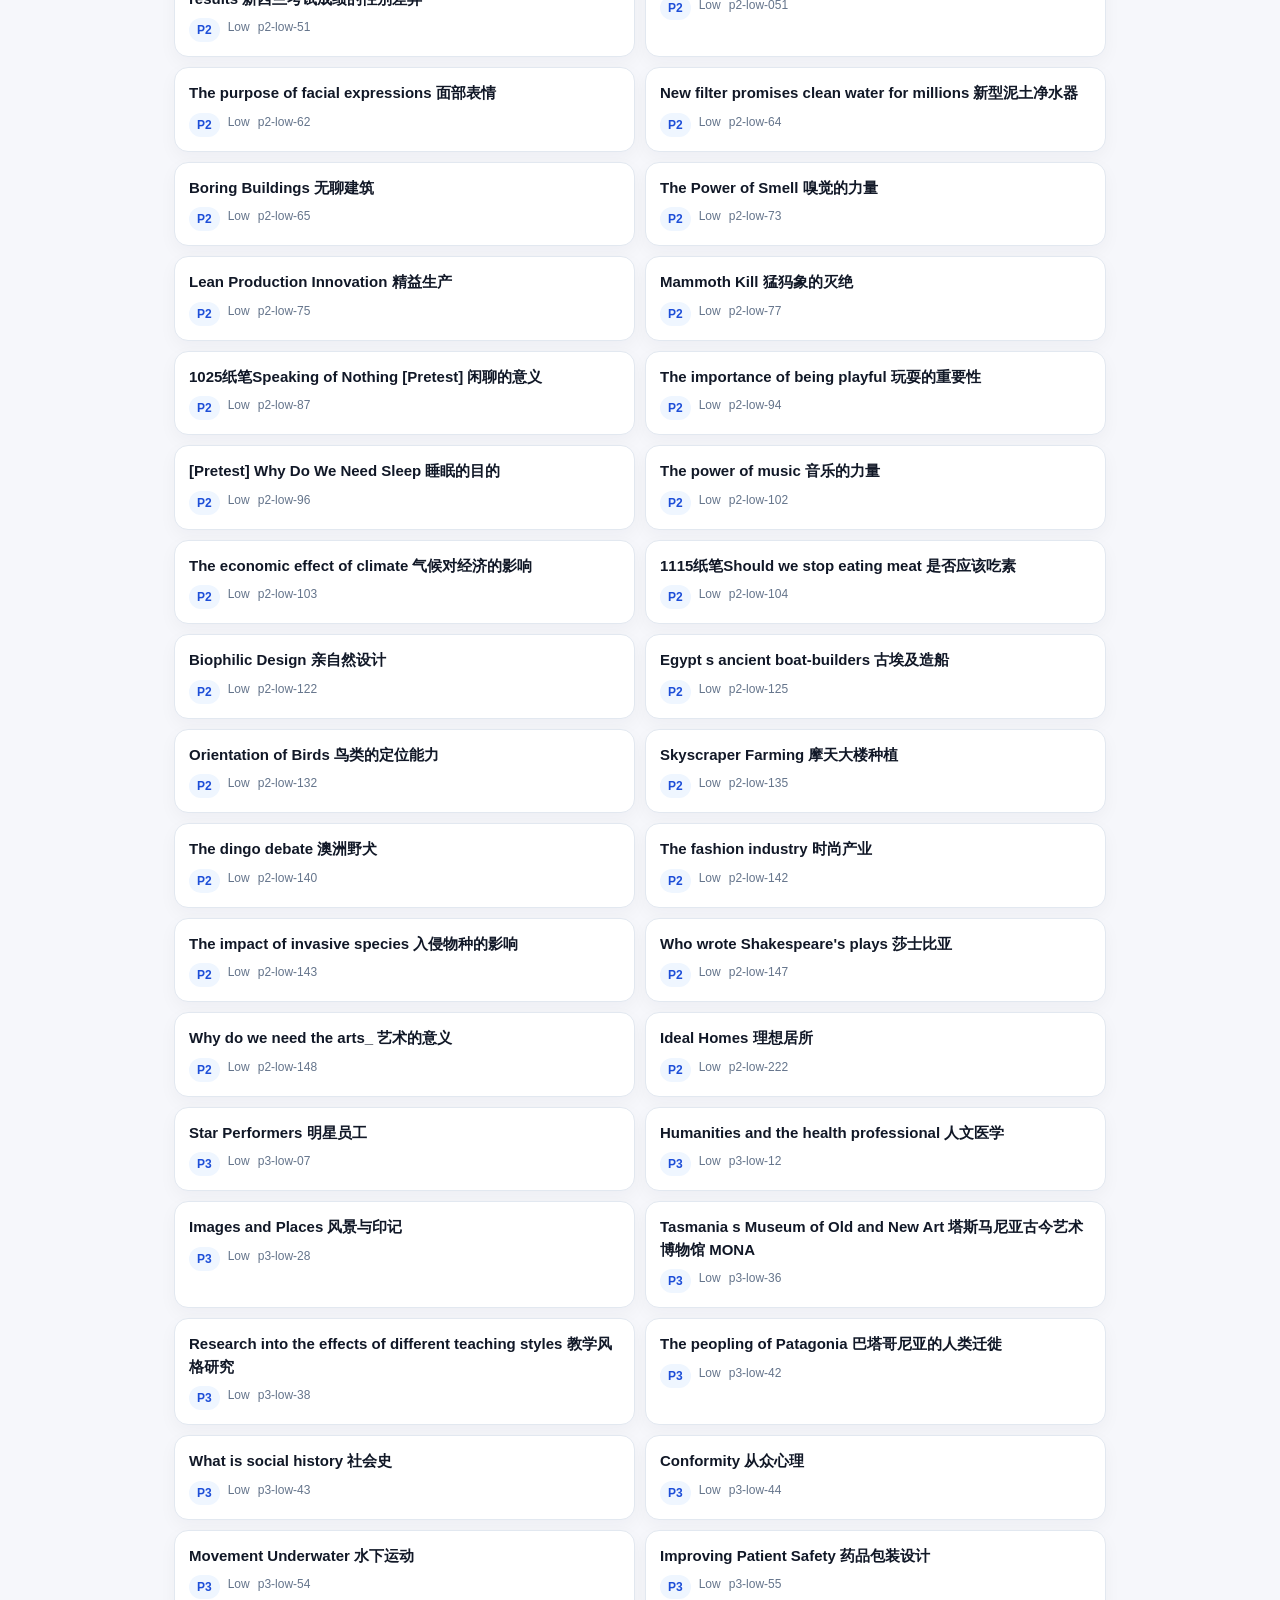
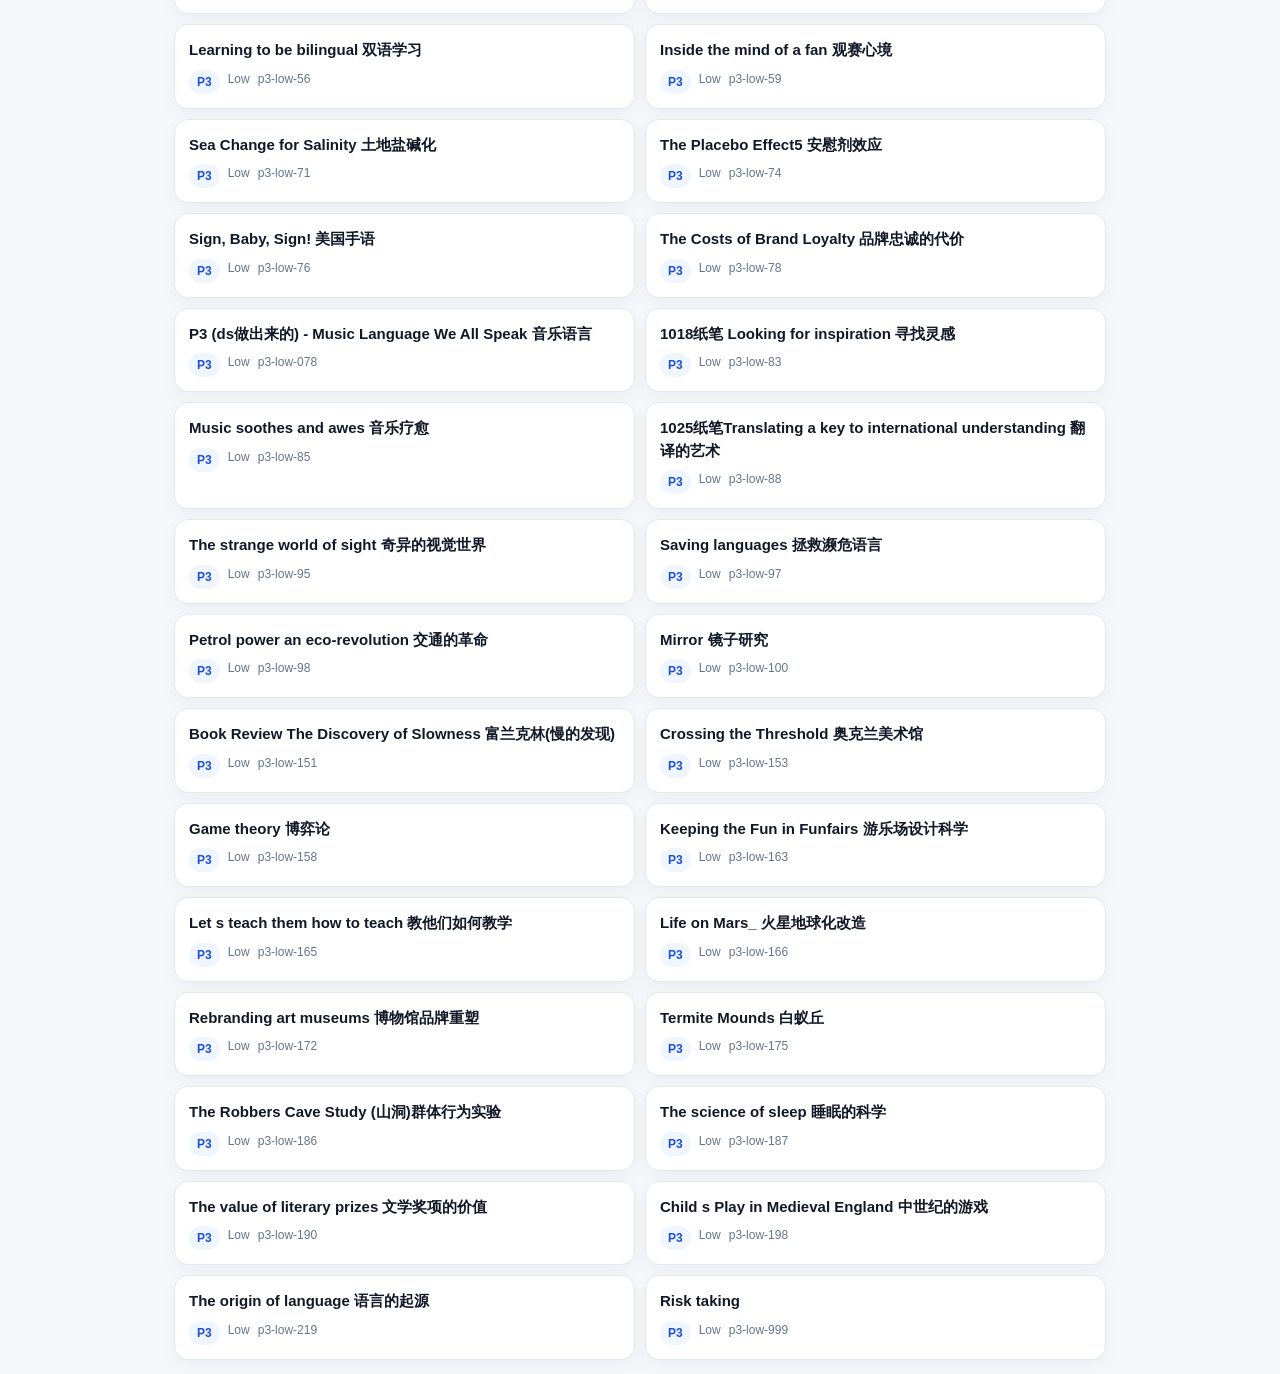
<file: assets/generated/reading-exams/reading-practice-mobile-index.html>
<!doctype html>
<html lang="en">
<head>
  <meta charset="utf-8">
  <meta name="viewport" content="width=device-width, initial-scale=1, viewport-fit=cover">
  <title>IELTS Reading Practice</title>
  <style>
    :root {
      --bg: #f6f7fb;
      --panel: #ffffff;
      --text: #111827;
      --muted: #64748b;
      --line: #e2e8f0;
      --accent: #2563eb;
      --accent-soft: #eff6ff;
    }
    * { box-sizing: border-box; }
    body {
      margin: 0;
      font-family: -apple-system, BlinkMacSystemFont, "Segoe UI", Roboto, Arial, sans-serif;
      color: var(--text);
      background: var(--bg);
      line-height: 1.5;
      -webkit-text-size-adjust: 100%;
    }
    header {
      position: sticky;
      top: 0;
      z-index: 10;
      padding: calc(14px + env(safe-area-inset-top, 0px)) 16px 14px;
      background: rgba(255,255,255,.96);
      border-bottom: 1px solid var(--line);
      backdrop-filter: blur(14px);
      -webkit-backdrop-filter: blur(14px);
    }
    h1 { margin: 0 0 4px; font-size: 21px; }
    .sub { margin: 0; color: var(--muted); font-size: 13px; }
    main { max-width: 960px; margin: 0 auto; padding: 14px; }
    .tools {
      display: grid;
      grid-template-columns: 1fr;
      gap: 10px;
      margin-bottom: 14px;
    }
    input, select {
      width: 100%;
      min-height: 44px;
      border: 1px solid var(--line);
      border-radius: 12px;
      background: var(--panel);
      color: var(--text);
      padding: 10px 12px;
      font-size: 16px;
    }
    .stats { color: var(--muted); font-size: 13px; margin: 6px 0 12px; }
    .list { display: grid; gap: 10px; }
    .card {
      display: block;
      padding: 14px;
      background: var(--panel);
      border: 1px solid var(--line);
      border-radius: 14px;
      text-decoration: none;
      color: inherit;
      box-shadow: 0 6px 18px rgba(15, 23, 42, 0.04);
    }
    .card:active { transform: translateY(1px); }
    .title { font-weight: 800; font-size: 15px; margin-bottom: 8px; }
    .meta { display: flex; gap: 8px; flex-wrap: wrap; color: var(--muted); font-size: 12px; }
    .pill {
      display: inline-flex;
      align-items: center;
      border-radius: 999px;
      padding: 3px 8px;
      background: var(--accent-soft);
      color: #1d4ed8;
      font-weight: 700;
    }
    .empty {
      padding: 28px 16px;
      text-align: center;
      color: var(--muted);
      background: var(--panel);
      border: 1px dashed var(--line);
      border-radius: 14px;
    }
    @media (min-width: 700px) {
      .tools { grid-template-columns: 1fr 180px 180px; }
      .list { grid-template-columns: repeat(2, minmax(0, 1fr)); }
    }
  </style>
</head>
<body>
  <header>
    <h1>IELTS Reading Practice</h1>
    <p class="sub">Mobile / iPad version · tap a passage to start</p>
  </header>
  <main>
    <div class="tools">
      <input id="search" type="search" placeholder="Search title or exam ID">
      <select id="category">
        <option value="">All passages</option>
        <option value="P1">Passage 1</option>
        <option value="P2">Passage 2</option>
        <option value="P3">Passage 3</option>
      </select>
      <select id="frequency">
        <option value="">All frequency</option>
        <option value="high">High</option>
        <option value="medium">Medium</option>
        <option value="low">Low</option>
      </select>
    </div>
    <div class="stats" id="stats">Loading...</div>
    <div class="list" id="list"></div>
  </main>
  <script src="./manifest.js"></script>
  <script>
    (function () {
      const manifest = window.__READING_EXAM_MANIFEST__ || {};
      const records = Object.values(manifest).map((item) => {
        const examId = String(item.examId || item.dataKey || '');
        const frequency = (examId.match(/-(ultra-high|very-high|high|medium|low)-/) || [])[1] || '';
        return {
          examId,
          dataKey: String(item.dataKey || examId),
          title: cleanTitle(item.title || examId),
          category: String(item.category || ''),
          frequency
        };
      }).sort((a, b) => {
        const rank = { 'ultra-high': 5, high: 4, 'very-high': 3, medium: 2, low: 1 };
        return (rank[b.frequency] || 0) - (rank[a.frequency] || 0)
          || a.category.localeCompare(b.category)
          || a.examId.localeCompare(b.examId, undefined, { numeric: true });
      });

      const list = document.getElementById('list');
      const stats = document.getElementById('stats');
      const search = document.getElementById('search');
      const category = document.getElementById('category');
      const frequency = document.getElementById('frequency');

      function cleanTitle(value) {
        return String(value || '')
          .replace(/锛堟棤棰樼洰锛\?/g, '')
          .replace(/[^\x20-\x7E\u4e00-\u9fff]/g, ' ')
          .replace(/\s+/g, ' ')
          .trim();
      }

      function freqLabel(value) {
        if (value === 'ultra-high') return 'Ultra high';
        if (value === 'very-high') return 'Very high';
        if (value === 'high') return 'High';
        if (value === 'medium') return 'Medium';
        if (value === 'low') return 'Low';
        return 'Unknown';
      }

      function render() {
        const q = search.value.trim().toLowerCase();
        const cat = category.value;
        const freq = frequency.value;
        const filtered = records.filter((item) => {
          if (cat && item.category !== cat) return false;
          if (freq && item.frequency !== freq && !(freq === 'high' && item.frequency === 'very-high')) return false;
          if (q && !`${item.title} ${item.examId}`.toLowerCase().includes(q)) return false;
          return true;
        });
        stats.textContent = `${filtered.length} of ${records.length} passages`;
        if (!filtered.length) {
          list.innerHTML = '<div class="empty">No matching passages.</div>';
          return;
        }
        list.innerHTML = filtered.map((item) => {
          const href = `./reading-practice-mobile.html?examId=${encodeURIComponent(item.examId)}`;
          return `<a class="card" href="${href}">
            <div class="title">${escapeHtml(item.title || item.examId)}</div>
            <div class="meta">
              <span class="pill">${escapeHtml(item.category || 'Passage')}</span>
              <span>${escapeHtml(freqLabel(item.frequency))}</span>
              <span>${escapeHtml(item.examId)}</span>
            </div>
          </a>`;
        }).join('');
      }

      function escapeHtml(value) {
        return String(value).replace(/[&<>"']/g, (ch) => ({
          '&': '&amp;', '<': '&lt;', '>': '&gt;', '"': '&quot;', "'": '&#39;'
        }[ch]));
      }

      search.addEventListener('input', render);
      category.addEventListener('change', render);
      frequency.addEventListener('change', render);
      render();
    })();
  </script>
</body>
</html>
</file>
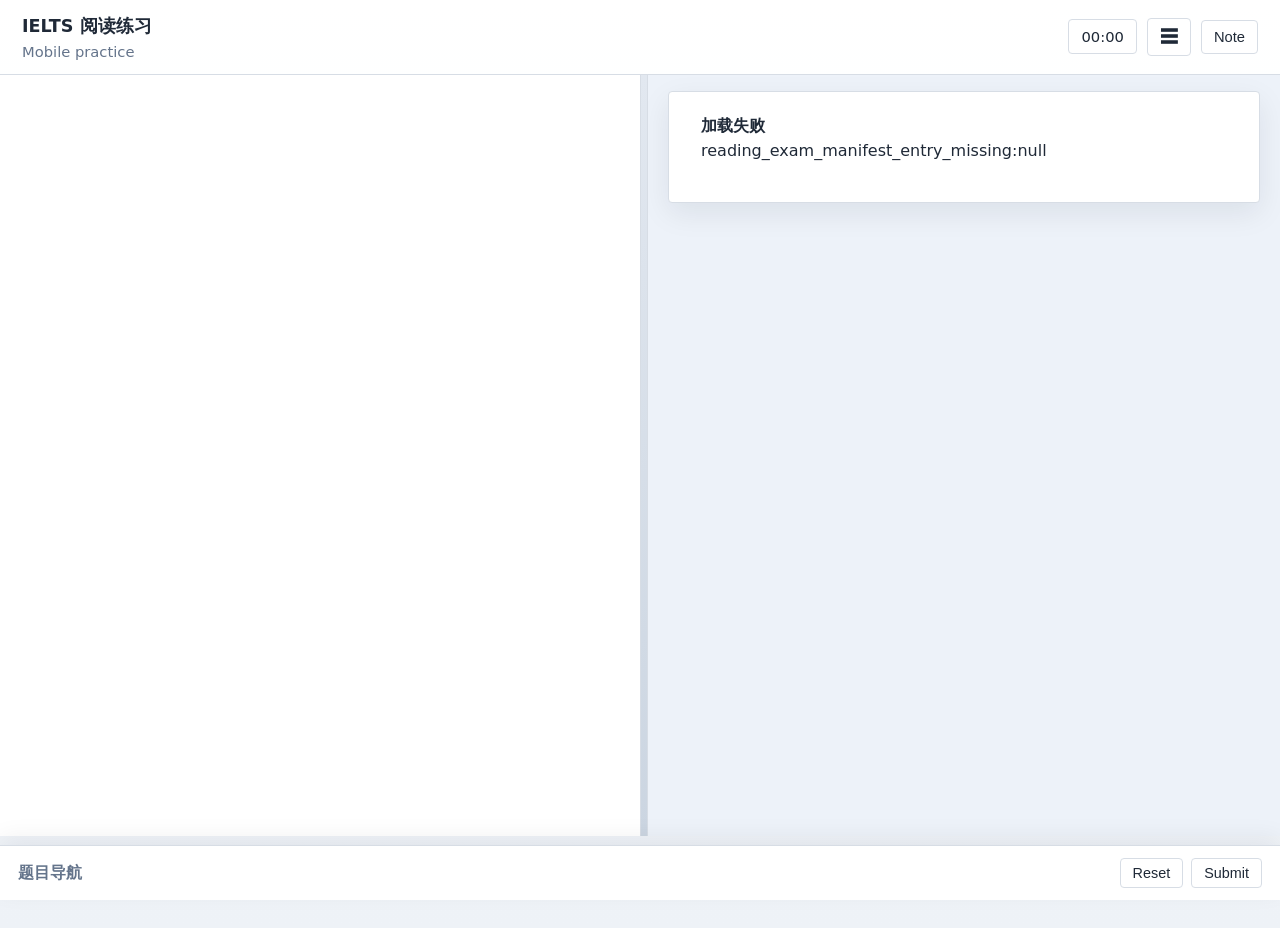
<file: assets/generated/reading-exams/reading-practice-mobile.html>
<!DOCTYPE html>
<html lang="zh-CN">

<head>
    <meta charset="UTF-8">
    <meta name="viewport" content="width=device-width, initial-scale=1.0, viewport-fit=cover">
    <link rel="stylesheet" href="./reading-practice-mobile.css">
    <title>IELTS 阅读练习</title>
    <style>
        :root {
            --line: #d7dde5;
            --panel: #ffffff;
            --panel-alt: #edf2f9;
            --text: #1f2937;
            --muted: #64748b;
            --accent: #2563eb;
            --success: #15803d;
            --danger: #b91c1c;
            --shadow: 0 10px 30px rgba(15, 23, 42, 0.08);
        }

        * {
            box-sizing: border-box;
            margin: 0;
            padding: 0;
        }

        html {
            font-size: 16px;
        }

        body {
            font-family: "SF Pro Text", "PingFang SC", "Noto Sans SC", system-ui, sans-serif;
            background: linear-gradient(180deg, #f8fafc 0%, #eef2f7 100%);
            color: var(--text);
            height: 100vh;
            overflow: hidden;
            padding-bottom: 72px;
        }

        .header {
            display: flex;
            align-items: center;
            justify-content: space-between;
            gap: 16px;
            padding: 14px 22px;
            background: rgba(255, 255, 255, 0.94);
            border-bottom: 1px solid var(--line);
            box-shadow: 0 1px 2px rgba(15, 23, 42, 0.04);
        }

        .header h1 {
            font-size: 1.1rem;
            font-weight: 700;
            line-height: 1.4;
        }

        .header p {
            font-size: 0.92rem;
            color: var(--muted);
        }

        .header-content {
            display: flex;
            flex-direction: column;
            gap: 4px;
            min-width: 0;
        }

        .header-controls {
            display: flex;
            align-items: center;
            gap: 10px;
            flex-wrap: wrap;
        }

        #timer,
        .header-btn {
            border: 1px solid var(--line);
            border-radius: 8px;
            background: var(--panel);
            padding: 8px 12px;
            font-size: 0.92rem;
            color: var(--text);
        }

        .header-btn {
            cursor: pointer;
        }

        .shell {
            display: flex;
            height: calc(100vh - 67px - 72px);
            width: 100%;
        }

        .pane {
            overflow: auto;
            background: var(--panel);
            padding: 22px;
        }

        #left {
            width: 50%;
            min-width: 320px;
        }

        #divider {
            flex: 0 0 8px;
            background: linear-gradient(180deg, #e2e8f0 0%, #cbd5e1 100%);
            border-left: 1px solid var(--line);
            border-right: 1px solid var(--line);
            cursor: ew-resize;
        }

        #right {
            flex: 1;
            min-width: 320px;
            background: var(--panel-alt);
            padding: 16px 20px;
        }

        #left p,
        #right p {
            line-height: 1.7;
            margin: 0 0 14px;
        }

        .unified-group {
            margin-bottom: 18px;
        }

        .group {
            background: var(--panel);
            border: 1px solid var(--line);
            border-radius: 12px;
            box-shadow: var(--shadow);
            padding: 24px 32px;
            margin-bottom: 24px;
        }

        .question-item,
        .match-question-item,
        .choice-item {
            margin-bottom: 12px;
        }

        .paragraph-dropzone,
        .match-dropzone {
            min-height: 40px;
            border: 2px dashed #93c5fd;
            border-radius: 10px;
            background: #eff6ff;
            padding: 8px 10px;
            display: flex;
            align-items: center;
            gap: 8px;
            margin-bottom: 8px;
            flex-wrap: wrap;
        }

        .paragraph-dropzone.drag-over,
        .match-dropzone.drag-over {
            border-color: var(--accent);
            background: #dbeafe;
        }

        .paragraph-dropzone.dropzone-filled,
        .match-dropzone.dropzone-filled {
            border-style: solid;
        }

        .paragraph-label {
            font-size: 0.9rem;
            color: var(--muted);
            font-weight: 700;
            white-space: nowrap;
        }

        .pool-items,
        .dropped-items {
            display: flex;
            flex-wrap: wrap;
            gap: 8px;
            flex: 1;
        }

        .pool-items {
            min-height: 40px;
        }

        .pool-items.drag-over {
            border-color: var(--accent);
            background: rgba(37, 99, 235, 0.08);
        }

        .dropped-items:empty::after {
            content: "拖到这里";
            font-size: 0.82rem;
            color: #7b8a98;
            letter-spacing: 0.02em;
        }

        .drag-item {
            border: 1px solid #bfdbfe;
            border-radius: 8px;
            background: #eff6ff;
            padding: 6px 10px;
            cursor: grab;
            font-size: 0.9rem;
            user-select: none;
        }

        .drag-item.dragging {
            opacity: 0.55;
        }

        .drag-item--assigned {
            border-style: solid;
        }

        .drag-item[draggable="false"] {
            cursor: pointer;
            border-style: solid;
        }

        .practice-nav {
            position: fixed;
            left: 0;
            right: 0;
            bottom: 0;
            display: flex;
            align-items: center;
            gap: 16px;
            padding: 12px 18px;
            background: rgba(255, 255, 255, 0.96);
            border-top: 1px solid var(--line);
            box-shadow: 0 -8px 24px rgba(15, 23, 42, 0.06);
            z-index: 2000;
        }

        .practice-nav .title {
            font-weight: 700;
            color: var(--muted);
            white-space: nowrap;
        }

        .practice-nav .questions {
            display: flex;
            gap: 8px;
            flex-wrap: wrap;
        }

        .q-item,
        .practice-nav .controls button {
            border: 1px solid var(--line);
            border-radius: 8px;
            background: var(--panel);
            padding: 6px 12px;
            font-size: 0.9rem;
            color: var(--text);
            cursor: pointer;
        }

        .q-item:hover,
        .practice-nav .controls button:hover {
            background: #f1f5f9;
        }

        .q-item.active {
            border-color: var(--accent);
            background: #eff6ff;
            color: var(--accent);
            font-weight: 600;
        }

        .q-item.answered {
            background: #dbeafe;
            border-color: #93c5fd;
        }

        .q-item.correct {
            border-color: var(--success);
            background: #dcfce7;
            color: var(--success);
        }

        .q-item.incorrect {
            border-color: var(--danger);
            background: #fee2e2;
            color: var(--danger);
        }

        .practice-nav .controls {
            margin-left: auto;
            display: flex;
            gap: 8px;
        }

        .submit-btn {
            background: var(--accent) !important;
            color: white !important;
            border-color: var(--accent) !important;
            font-weight: 600;
        }

        #results {
            display: none;
            background: var(--panel);
            border: 1px solid var(--line);
            border-radius: 12px;
            box-shadow: var(--shadow);
            padding: 18px;
            margin-top: 18px;
        }

        .results-table {
            width: 100%;
            border-collapse: collapse;
            margin-top: 12px;
            font-size: 0.92rem;
        }

        .results-table th,
        .results-table td {
            border: 1px solid var(--line);
            padding: 8px 10px;
            text-align: center;
        }

        .result-correct {
            color: var(--success);
            font-weight: 700;
        }

        .result-incorrect {
            color: var(--danger);
            font-weight: 700;
        }

        .overlay {
            display: none;
            position: fixed;
            inset: 0;
            background: rgba(15, 23, 42, 0.12);
            z-index: 800;
        }

        #settings-panel,
        #notes-panel,
        #selbar {
            display: none;
        }

        @media (max-width: 980px) {
            body {
                overflow: auto;
                padding-bottom: 112px;
            }

            .shell {
                display: block;
                height: auto;
            }

            #left,
            #right {
                width: 100%;
                min-width: 0;
            }

            #divider {
                display: none;
            }

            .practice-nav {
                flex-wrap: wrap;
                align-items: flex-start;
            }

            .practice-nav .controls {
                margin-left: 0;
                width: 100%;
                justify-content: flex-end;
            }
        }

        /* ---------------- Phase 2 Aesthetics ---------------- */
        #timer {
            cursor: pointer;
            transition: opacity 0.2s ease, background 0.2s ease;
        }

        #timer:hover {
            opacity: 0.85;
        }

        #timer.paused {
            opacity: 0.5;
        }

        #timer.endless-countdown {
            background: rgba(239, 68, 68, 0.18);
            color: #dc2626;
            animation: endless-pulse 1s ease-in-out infinite;
            font-weight: 700;
        }

        @keyframes endless-pulse {
            0%, 100% { background: rgba(239, 68, 68, 0.18); }
            50% { background: rgba(239, 68, 68, 0.28); }
        }

        body.dark-mode #timer.endless-countdown {
            background: rgba(239, 68, 68, 0.25);
            color: #fca5a5;
            animation: endless-pulse-dark 1s ease-in-out infinite;
        }

        @keyframes endless-pulse-dark {
            0%, 100% { background: rgba(239, 68, 68, 0.25); }
            50% { background: rgba(239, 68, 68, 0.35); }
        }

        #settings-btn {
            font-size: 1.1rem;
            padding: 6px 12px;
            font-weight: 700;
        }

        /* ---------------- IELTS Aesthetic Tweaks ---------------- */
        /* Flattening corners */
        .group,
        .unified-group,
        #results {
            border-radius: 4px;
        }

        .paragraph-dropzone,
        .match-dropzone {
            border-radius: 4px;
        }

        .drag-item {
            border-radius: 4px;
        }

        #timer,
        .header-btn,
        .q-item,
        .practice-nav .controls button {
            border-radius: 4px;
        }

        /* Font size utility classes */
        html.font-normal {
            font-size: 16px;
        }

        html.font-large {
            font-size: 18px;
        }

        html.font-xlarge {
            font-size: 20px;
        }

        /* Highlight visual */
        .hl {
            background-color: #72361c;
            color: #fff;
        }

        /* Note highlight */
        .hl[data-hl-type="note"] {
            background-color: #0369d9;
            color: #fff;
        }

        /* Dark Mode variables */
        body.dark-mode {
            --panel: #1e293b;
            --panel-alt: #0f172a;
            --text: #f8fafc;
            --line: #334155;
            background: #020617;
        }

        body.dark-mode .header {
            background: rgba(30, 41, 59, 0.94);
            border-bottom: 1px solid var(--line);
        }

        body.dark-mode .group,
        body.dark-mode .unified-group {
            background: var(--panel);
        }

        body.dark-mode .hl {
            background-color: #72361c;
            color: #fff;
        }

        body.dark-mode .hl[data-hl-type="note"] {
            background-color: #0369d9;
            color: #fff;
        }

        body.dark-mode .paragraph-dropzone,
        body.dark-mode .match-dropzone {
            background: #1e293b;
            border-color: #475569;
        }

        body.dark-mode .drag-item {
            background: #334155;
            border-color: #64748b;
            color: #f8fafc;
        }

        body.dark-mode #timer,
        body.dark-mode .header-btn {
            background: var(--panel);
            color: #f8fafc;
        }

        /* Phase 3 Nav Dark Mode */
        body.dark-mode .practice-nav {
            background: var(--panel);
            border-color: var(--line);
        }

        body.dark-mode .q-item,
        body.dark-mode .practice-nav .controls button {
            background: var(--panel-alt);
            color: #f8fafc;
            border-color: var(--line);
        }

        body.dark-mode .q-item:hover,
        body.dark-mode .practice-nav .controls button:hover {
            background: #334155;
        }

        body.dark-mode .q-item.active {
            border-color: var(--accent);
            background: #1e40af;
            color: white;
        }

        body.dark-mode .q-item.answered {
            background: #1e3a8a;
            border-color: #3b82f6;
            color: #ffffff;
        }

        body.dark-mode .q-item.correct {
            background: #064e3b;
            border-color: var(--success);
            color: #dcfce7;
        }

        body.dark-mode .q-item.incorrect {
            background: #7f1d1d;
            border-color: var(--danger);
            color: #fee2e2;
        }

        body.dark-mode .submit-btn {
            background: var(--accent) !important;
        }

        /* Selection bar visual */
        #selbar {
            position: absolute;
            z-index: 1000;
            background: #1e293b;
            color: white;
            padding: 4px;
            border-radius: 6px;
            box-shadow: 0 4px 12px rgba(0, 0, 0, 0.25);
            display: none;
            /* hidden by default */
            gap: 4px;
        }

        #selbar button {
            background: transparent;
            color: white;
            border: none;
            padding: 6px 12px;
            cursor: pointer;
            border-radius: 4px;
            font-size: 0.85rem;
        }

        #selbar button:hover {
            background: #334155;
        }

        /* Settings Panel floating */
        #settings-panel {
            position: fixed;
            top: 60px;
            right: 20px;
            background: var(--panel);
            border: 1px solid var(--line);
            border-radius: 8px;
            box-shadow: 0 10px 25px rgba(0, 0, 0, 0.1);
            padding: 16px;
            width: 260px;
            z-index: 1000;
            display: none;
            /* toggled by JS */
        }

        #settings-panel .settings-section {
            margin-bottom: 16px;
        }

        #settings-panel .settings-section:last-child {
            margin-bottom: 0;
        }

        .settings-title {
            font-size: 0.9rem;
            color: var(--muted);
            margin-bottom: 8px;
            font-weight: 600;
        }

        .settings-options {
            display: flex;
            gap: 8px;
        }

        .settings-option {
            flex: 1;
            padding: 8px;
            background: var(--panel-alt);
            border: 1px solid var(--line);
            border-radius: 4px;
            cursor: pointer;
            color: var(--text);
            text-align: center;
        }

        .settings-option.active {
            border-color: var(--accent);
            background: var(--accent);
            color: white;
        }

        /* Notes panel basic styles */
        #notes-panel {
            position: fixed;
            top: 50%;
            left: 50%;
            transform: translate(-50%, -50%);
            width: 400px;
            height: 300px;
            background: var(--panel);
            border: 1px solid var(--line);
            border-radius: 8px;
            box-shadow: 0 20px 40px rgba(0, 0, 0, 0.2);
            z-index: 1001;
            display: none;
            /* toggled by JS */
            flex-direction: column;
        }

        #notes-panel header {
            display: flex;
            justify-content: space-between;
            align-items: center;
            padding: 12px 16px;
            border-bottom: 1px solid var(--line);
            font-weight: 600;
        }

        #notes-panel textarea {
            flex: 1;
            padding: 16px;
            border: none;
            resize: none;
            background: transparent;
            color: var(--text);
            font-family: inherit;
        }

        #notes-panel textarea:focus {
            outline: none;
        }

        /* ---------------- Exam Option Layouts ---------------- */
        .choice-item label,
        .checkbox-options label,
        .options-list label,
        .multiple-choice-options label,
        .matching-options label,
        .mcq-group label,
        .radio-options label,
        .radio-group label,
        .multiple-choice label,
        .true-false-ng label {
            display: flex;
            align-items: flex-start;
            gap: 8px;
            margin-bottom: 12px;
            cursor: pointer;
            line-height: 1.5;
        }

        .choice-item label input[type="checkbox"],
        .checkbox-options label input[type="checkbox"],
        .options-list label input[type="checkbox"],
        .choice-item label input[type="radio"],
        .multiple-choice-options label input[type="radio"],
        .matching-options label input[type="radio"],
        .mcq-group label input[type="radio"],
        .radio-options label input[type="radio"],
        .radio-group label input[type="radio"],
        .multiple-choice label input[type="radio"],
        .true-false-ng label input[type="radio"] {
            margin-top: 4px;
            flex-shrink: 0;
            cursor: pointer;
        }

        /* ---------------- Table Completion Layout ---------------- */
        .table-section {
            margin-top: 12px;
            overflow-x: auto;
            border: 1px solid var(--line);
            border-radius: 8px;
            background: var(--bg);
            padding: 10px 12px;
        }

        .table-section table {
            width: 100%;
            border-collapse: collapse;
            table-layout: fixed;
        }

        .table-section thead th {
            border: 1px solid var(--line);
            background: var(--panel-alt);
            font-weight: 700;
            text-align: center;
            padding: 10px 8px;
        }

        .table-section tbody td {
            border: 1px solid var(--line);
            padding: 10px 10px;
            vertical-align: top;
            line-height: 1.45;
        }

        .table-section thead th:first-child,
        .table-section tbody td:first-child {
            width: 16%;
        }

        .table-section thead th:nth-child(2),
        .table-section tbody td:nth-child(2) {
            width: 20%;
        }

        .table-section thead th:nth-child(3),
        .table-section tbody td:nth-child(3) {
            width: 64%;
        }

        .table-section ul {
            margin: 0;
            padding-left: 20px;
        }

        .table-section li + li {
            margin-top: 6px;
        }

        .table-section input.blank {
            display: inline-block;
            min-width: 120px;
            max-width: 180px;
            width: 40%;
            padding: 2px 6px;
            border: 1px solid var(--line);
            border-radius: 4px;
            background: var(--panel);
            color: var(--text);
            vertical-align: middle;
        }

        @media (max-width: 900px) {
            .table-section input.blank {
                width: 100%;
                max-width: none;
                margin-top: 4px;
            }
        }

        /* ---------------- Drop Targets ---------------- */
        .drop-target-summary {
            display: inline-flex;
            min-width: 80px;
            min-height: 30px;
            border-bottom: 2px solid var(--muted);
            margin: 0 4px;
            vertical-align: bottom;
            align-items: center;
            justify-content: center;
            padding: 0 8px;
            background: rgba(0, 0, 0, 0.02);
            border-radius: 4px 4px 0 0;
            transition: all 0.2s ease;
            position: relative;
        }

        .drop-target-summary.drag-over {
            border-bottom-color: var(--accent);
            background: #dbeafe;
        }

        .drop-target-summary.dropzone-filled {
            border-bottom-color: var(--success);
            background: #dcfce7;
            color: var(--success);
            font-weight: 600;
        }

        .drop-target-summary .drag-item {
            border: none;
            background: transparent;
            padding: 0;
            margin: 0;
            cursor: grab;
            color: inherit;
            font-weight: inherit;
        }
    </style>
</head>

<body class="mobile-reading-page">
    <div class="mobile-mode-bar" aria-label="Mobile reading controls">
        <button type="button" class="mobile-tab active" data-mobile-view="passage">Passage</button>
        <button type="button" class="mobile-tab" data-mobile-view="questions">Questions</button>
        <a class="mobile-index-link" href="./reading-practice-mobile-index.html">All passages</a>
    </div>
    <header class="header">
        <div class="header-content">
            <h1 id="exam-title">IELTS 阅读练习</h1>
            <p id="exam-subtitle">统一阅读页</p>
        </div>
        <div class="header-controls">
            <div id="timer" title="点击启停">00:00</div>
            <button class="header-btn" id="settings-btn" title="Settings" type="button">☰</button>
            <button class="header-btn" id="note-btn" type="button">Note</button>
        </div>
    </header>

    <div id="settings-panel">
        <div class="settings-section">
            <h3 class="settings-title">字号调整</h3>
            <div class="settings-options">
                <button class="settings-option active" data-size="normal">A</button>
                <button class="settings-option" data-size="large" style="font-size: 1.1rem;">A</button>
                <button class="settings-option" data-size="xlarge" style="font-size: 1.25rem;">A</button>
            </div>
        </div>
        <div class="settings-section">
            <h3 class="settings-title">背景颜色</h3>
            <div class="settings-options">
                <button class="settings-option active" data-mode="light">浅色</button>
                <button class="settings-option" data-mode="dark">深色</button>
            </div>
        </div>
        <div class="settings-section" id="suite-flow-mode-section" style="display: none;">
            <h3 class="settings-title">套题流程模式</h3>
            <div class="settings-options">
                <button class="settings-option" data-suite-flow-mode="auto">自动跳转下一篇</button>
                <button class="settings-option" data-suite-flow-mode="manual">提交后停留回看</button>
            </div>
        </div>
    </div>
    <div id="notes-panel">
        <header>
            <h3>Notes</h3><button id="close-note" type="button">Close</button>
        </header><textarea></textarea>
    </div>
    <div class="overlay"></div>

    <div class="shell">
        <section class="pane" id="left"></section>
        <div id="divider"></div>
        <section class="pane" id="right">
            <div id="question-groups"></div>
            <div id="results"></div>
        </section>
    </div>

    <div id="selbar">
        <button type="button" id="btnHL" data-role="highlight">Highlight</button>
        <button type="button" id="btnUH" data-role="remove-highlight">Remove</button>
        <button type="button" id="btnNote" data-role="note">Note</button>
    </div>

    <div class="practice-nav">
        <div class="title">题目导航</div>
        <div class="questions" id="question-nav"></div>
        <div class="controls">
            <button id="exit-btn" type="button" title="退出" style="margin-right: 8px; display: none;">Exit</button>
            <button id="reset-btn" type="button">Reset</button>
            <button id="submit-btn" class="primary" type="button">Submit</button>
        </div>
    </div>

    <script src="../../../js/runtime/readingExamRegistry.js"></script>
    <script src="../../../js/runtime/readingExplanationRegistry.js"></script>
    <script src="../../../js/runtime/readingHighlightShared.js"></script>
    <script src="./manifest.js"></script>
    <script src="../../../js/utils/answerMatchCore.js"></script>
    <script src="../../../js/runtime/unifiedReadingPage.js"></script>
    <script src="./reading-practice-mobile.js"></script>
</body>

</html>
</file>
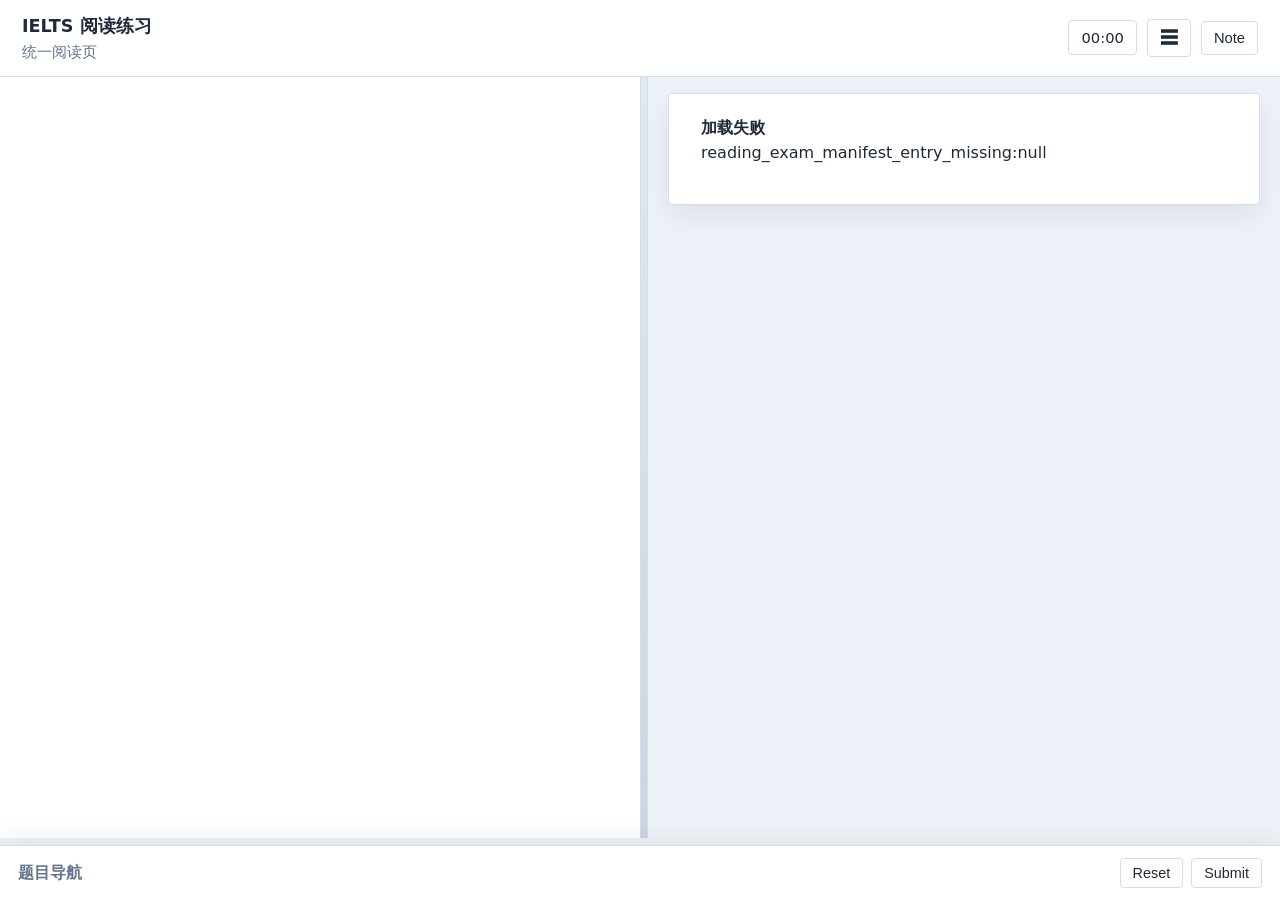
<file: assets/generated/reading-exams/reading-practice-unified.html>
<!DOCTYPE html>
<html lang="zh-CN">

<head>
    <meta charset="UTF-8">
    <meta name="viewport" content="width=device-width, initial-scale=1.0">
    <title>IELTS 阅读练习</title>
    <style>
        :root {
            --line: #d7dde5;
            --panel: #ffffff;
            --panel-alt: #edf2f9;
            --text: #1f2937;
            --muted: #64748b;
            --accent: #2563eb;
            --success: #15803d;
            --danger: #b91c1c;
            --shadow: 0 10px 30px rgba(15, 23, 42, 0.08);
        }

        * {
            box-sizing: border-box;
            margin: 0;
            padding: 0;
        }

        html {
            font-size: 16px;
        }

        body {
            font-family: "SF Pro Text", "PingFang SC", "Noto Sans SC", system-ui, sans-serif;
            background: linear-gradient(180deg, #f8fafc 0%, #eef2f7 100%);
            color: var(--text);
            height: 100vh;
            overflow: hidden;
            padding-bottom: 72px;
        }

        .header {
            display: flex;
            align-items: center;
            justify-content: space-between;
            gap: 16px;
            padding: 14px 22px;
            background: rgba(255, 255, 255, 0.94);
            border-bottom: 1px solid var(--line);
            box-shadow: 0 1px 2px rgba(15, 23, 42, 0.04);
        }

        .header h1 {
            font-size: 1.1rem;
            font-weight: 700;
            line-height: 1.4;
        }

        .header p {
            font-size: 0.92rem;
            color: var(--muted);
        }

        .header-content {
            display: flex;
            flex-direction: column;
            gap: 4px;
            min-width: 0;
        }

        .header-controls {
            display: flex;
            align-items: center;
            gap: 10px;
            flex-wrap: wrap;
        }

        #timer,
        .header-btn {
            border: 1px solid var(--line);
            border-radius: 8px;
            background: var(--panel);
            padding: 8px 12px;
            font-size: 0.92rem;
            color: var(--text);
        }

        .header-btn {
            cursor: pointer;
        }

        .shell {
            display: flex;
            height: calc(100vh - 67px - 72px);
            width: 100%;
        }

        .pane {
            overflow: auto;
            background: var(--panel);
            padding: 22px;
        }

        #left {
            width: 50%;
            min-width: 320px;
        }

        #divider {
            flex: 0 0 8px;
            background: linear-gradient(180deg, #e2e8f0 0%, #cbd5e1 100%);
            border-left: 1px solid var(--line);
            border-right: 1px solid var(--line);
            cursor: ew-resize;
        }

        #right {
            flex: 1;
            min-width: 320px;
            background: var(--panel-alt);
            padding: 16px 20px;
        }

        #left p,
        #right p {
            line-height: 1.7;
            margin: 0 0 14px;
        }

        .unified-group {
            margin-bottom: 18px;
        }

        .group {
            background: var(--panel);
            border: 1px solid var(--line);
            border-radius: 12px;
            box-shadow: var(--shadow);
            padding: 24px 32px;
            margin-bottom: 24px;
        }

        .question-item,
        .match-question-item,
        .choice-item {
            margin-bottom: 12px;
        }

        .paragraph-dropzone,
        .match-dropzone {
            min-height: 40px;
            border: 2px dashed #93c5fd;
            border-radius: 10px;
            background: #eff6ff;
            padding: 8px 10px;
            display: flex;
            align-items: center;
            gap: 8px;
            margin-bottom: 8px;
            flex-wrap: wrap;
        }

        .paragraph-dropzone.drag-over,
        .match-dropzone.drag-over {
            border-color: var(--accent);
            background: #dbeafe;
        }

        .paragraph-dropzone.dropzone-filled,
        .match-dropzone.dropzone-filled {
            border-style: solid;
        }

        .paragraph-label {
            font-size: 0.9rem;
            color: var(--muted);
            font-weight: 700;
            white-space: nowrap;
        }

        .pool-items,
        .dropped-items {
            display: flex;
            flex-wrap: wrap;
            gap: 8px;
            flex: 1;
        }

        .pool-items {
            min-height: 40px;
        }

        .pool-items.drag-over {
            border-color: var(--accent);
            background: rgba(37, 99, 235, 0.08);
        }

        .dropped-items:empty::after {
            content: "拖到这里";
            font-size: 0.82rem;
            color: #7b8a98;
            letter-spacing: 0.02em;
        }

        .drag-item {
            border: 1px solid #bfdbfe;
            border-radius: 8px;
            background: #eff6ff;
            padding: 6px 10px;
            cursor: grab;
            font-size: 0.9rem;
            user-select: none;
        }

        .drag-item.dragging {
            opacity: 0.55;
        }

        .drag-item--assigned {
            border-style: solid;
        }

        .drag-item[draggable="false"] {
            cursor: pointer;
            border-style: solid;
        }

        .practice-nav {
            position: fixed;
            left: 0;
            right: 0;
            bottom: 0;
            display: flex;
            align-items: center;
            gap: 16px;
            padding: 12px 18px;
            background: rgba(255, 255, 255, 0.96);
            border-top: 1px solid var(--line);
            box-shadow: 0 -8px 24px rgba(15, 23, 42, 0.06);
            z-index: 2000;
        }

        .practice-nav .title {
            font-weight: 700;
            color: var(--muted);
            white-space: nowrap;
        }

        .practice-nav .questions {
            display: flex;
            gap: 8px;
            flex-wrap: wrap;
        }

        .q-item,
        .practice-nav .controls button {
            border: 1px solid var(--line);
            border-radius: 8px;
            background: var(--panel);
            padding: 6px 12px;
            font-size: 0.9rem;
            color: var(--text);
            cursor: pointer;
        }

        .q-item:hover,
        .practice-nav .controls button:hover {
            background: #f1f5f9;
        }

        .q-item.active {
            border-color: var(--accent);
            background: #eff6ff;
            color: var(--accent);
            font-weight: 600;
        }

        .q-item.answered {
            background: #dbeafe;
            border-color: #93c5fd;
        }

        .q-item.correct {
            border-color: var(--success);
            background: #dcfce7;
            color: var(--success);
        }

        .q-item.incorrect {
            border-color: var(--danger);
            background: #fee2e2;
            color: var(--danger);
        }

        .practice-nav .controls {
            margin-left: auto;
            display: flex;
            gap: 8px;
        }

        .submit-btn {
            background: var(--accent) !important;
            color: white !important;
            border-color: var(--accent) !important;
            font-weight: 600;
        }

        #results {
            display: none;
            background: var(--panel);
            border: 1px solid var(--line);
            border-radius: 12px;
            box-shadow: var(--shadow);
            padding: 18px;
            margin-top: 18px;
        }

        .results-table {
            width: 100%;
            border-collapse: collapse;
            margin-top: 12px;
            font-size: 0.92rem;
        }

        .results-table th,
        .results-table td {
            border: 1px solid var(--line);
            padding: 8px 10px;
            text-align: center;
        }

        .result-correct {
            color: var(--success);
            font-weight: 700;
        }

        .result-incorrect {
            color: var(--danger);
            font-weight: 700;
        }

        .overlay {
            display: none;
            position: fixed;
            inset: 0;
            background: rgba(15, 23, 42, 0.12);
            z-index: 800;
        }

        #settings-panel,
        #notes-panel,
        #selbar {
            display: none;
        }

        @media (max-width: 980px) {
            body {
                overflow: auto;
                padding-bottom: 112px;
            }

            .shell {
                display: block;
                height: auto;
            }

            #left,
            #right {
                width: 100%;
                min-width: 0;
            }

            #divider {
                display: none;
            }

            .practice-nav {
                flex-wrap: wrap;
                align-items: flex-start;
            }

            .practice-nav .controls {
                margin-left: 0;
                width: 100%;
                justify-content: flex-end;
            }
        }

        /* ---------------- Phase 2 Aesthetics ---------------- */
        #timer {
            cursor: pointer;
            transition: opacity 0.2s ease, background 0.2s ease;
        }

        #timer:hover {
            opacity: 0.85;
        }

        #timer.paused {
            opacity: 0.5;
        }

        #timer.endless-countdown {
            background: rgba(239, 68, 68, 0.18);
            color: #dc2626;
            animation: endless-pulse 1s ease-in-out infinite;
            font-weight: 700;
        }

        @keyframes endless-pulse {
            0%, 100% { background: rgba(239, 68, 68, 0.18); }
            50% { background: rgba(239, 68, 68, 0.28); }
        }

        body.dark-mode #timer.endless-countdown {
            background: rgba(239, 68, 68, 0.25);
            color: #fca5a5;
            animation: endless-pulse-dark 1s ease-in-out infinite;
        }

        @keyframes endless-pulse-dark {
            0%, 100% { background: rgba(239, 68, 68, 0.25); }
            50% { background: rgba(239, 68, 68, 0.35); }
        }

        #settings-btn {
            font-size: 1.1rem;
            padding: 6px 12px;
            font-weight: 700;
        }

        /* ---------------- IELTS Aesthetic Tweaks ---------------- */
        /* Flattening corners */
        .group,
        .unified-group,
        #results {
            border-radius: 4px;
        }

        .paragraph-dropzone,
        .match-dropzone {
            border-radius: 4px;
        }

        .drag-item {
            border-radius: 4px;
        }

        #timer,
        .header-btn,
        .q-item,
        .practice-nav .controls button {
            border-radius: 4px;
        }

        /* Font size utility classes */
        html.font-normal {
            font-size: 16px;
        }

        html.font-large {
            font-size: 18px;
        }

        html.font-xlarge {
            font-size: 20px;
        }

        /* Highlight visual */
        .hl {
            background-color: #72361c;
            color: #fff;
        }

        /* Note highlight */
        .hl[data-hl-type="note"] {
            background-color: #0369d9;
            color: #fff;
        }

        /* Dark Mode variables */
        body.dark-mode {
            --panel: #1e293b;
            --panel-alt: #0f172a;
            --text: #f8fafc;
            --line: #334155;
            background: #020617;
        }

        body.dark-mode .header {
            background: rgba(30, 41, 59, 0.94);
            border-bottom: 1px solid var(--line);
        }

        body.dark-mode .group,
        body.dark-mode .unified-group {
            background: var(--panel);
        }

        body.dark-mode .hl {
            background-color: #72361c;
            color: #fff;
        }

        body.dark-mode .hl[data-hl-type="note"] {
            background-color: #0369d9;
            color: #fff;
        }

        body.dark-mode .paragraph-dropzone,
        body.dark-mode .match-dropzone {
            background: #1e293b;
            border-color: #475569;
        }

        body.dark-mode .drag-item {
            background: #334155;
            border-color: #64748b;
            color: #f8fafc;
        }

        body.dark-mode #timer,
        body.dark-mode .header-btn {
            background: var(--panel);
            color: #f8fafc;
        }

        /* Phase 3 Nav Dark Mode */
        body.dark-mode .practice-nav {
            background: var(--panel);
            border-color: var(--line);
        }

        body.dark-mode .q-item,
        body.dark-mode .practice-nav .controls button {
            background: var(--panel-alt);
            color: #f8fafc;
            border-color: var(--line);
        }

        body.dark-mode .q-item:hover,
        body.dark-mode .practice-nav .controls button:hover {
            background: #334155;
        }

        body.dark-mode .q-item.active {
            border-color: var(--accent);
            background: #1e40af;
            color: white;
        }

        body.dark-mode .q-item.answered {
            background: #1e3a8a;
            border-color: #3b82f6;
            color: #ffffff;
        }

        body.dark-mode .q-item.correct {
            background: #064e3b;
            border-color: var(--success);
            color: #dcfce7;
        }

        body.dark-mode .q-item.incorrect {
            background: #7f1d1d;
            border-color: var(--danger);
            color: #fee2e2;
        }

        body.dark-mode .submit-btn {
            background: var(--accent) !important;
        }

        /* Selection bar visual */
        #selbar {
            position: absolute;
            z-index: 1000;
            background: #1e293b;
            color: white;
            padding: 4px;
            border-radius: 6px;
            box-shadow: 0 4px 12px rgba(0, 0, 0, 0.25);
            display: none;
            /* hidden by default */
            gap: 4px;
        }

        #selbar button {
            background: transparent;
            color: white;
            border: none;
            padding: 6px 12px;
            cursor: pointer;
            border-radius: 4px;
            font-size: 0.85rem;
        }

        #selbar button:hover {
            background: #334155;
        }

        /* Settings Panel floating */
        #settings-panel {
            position: fixed;
            top: 60px;
            right: 20px;
            background: var(--panel);
            border: 1px solid var(--line);
            border-radius: 8px;
            box-shadow: 0 10px 25px rgba(0, 0, 0, 0.1);
            padding: 16px;
            width: 260px;
            z-index: 1000;
            display: none;
            /* toggled by JS */
        }

        #settings-panel .settings-section {
            margin-bottom: 16px;
        }

        #settings-panel .settings-section:last-child {
            margin-bottom: 0;
        }

        .settings-title {
            font-size: 0.9rem;
            color: var(--muted);
            margin-bottom: 8px;
            font-weight: 600;
        }

        .settings-options {
            display: flex;
            gap: 8px;
        }

        .settings-option {
            flex: 1;
            padding: 8px;
            background: var(--panel-alt);
            border: 1px solid var(--line);
            border-radius: 4px;
            cursor: pointer;
            color: var(--text);
            text-align: center;
        }

        .settings-option.active {
            border-color: var(--accent);
            background: var(--accent);
            color: white;
        }

        /* Notes panel basic styles */
        #notes-panel {
            position: fixed;
            top: 50%;
            left: 50%;
            transform: translate(-50%, -50%);
            width: 400px;
            height: 300px;
            background: var(--panel);
            border: 1px solid var(--line);
            border-radius: 8px;
            box-shadow: 0 20px 40px rgba(0, 0, 0, 0.2);
            z-index: 1001;
            display: none;
            /* toggled by JS */
            flex-direction: column;
        }

        #notes-panel header {
            display: flex;
            justify-content: space-between;
            align-items: center;
            padding: 12px 16px;
            border-bottom: 1px solid var(--line);
            font-weight: 600;
        }

        #notes-panel textarea {
            flex: 1;
            padding: 16px;
            border: none;
            resize: none;
            background: transparent;
            color: var(--text);
            font-family: inherit;
        }

        #notes-panel textarea:focus {
            outline: none;
        }

        /* ---------------- Exam Option Layouts ---------------- */
        .choice-item label,
        .checkbox-options label,
        .options-list label,
        .multiple-choice-options label,
        .matching-options label,
        .mcq-group label,
        .radio-options label,
        .radio-group label,
        .multiple-choice label,
        .true-false-ng label {
            display: flex;
            align-items: flex-start;
            gap: 8px;
            margin-bottom: 12px;
            cursor: pointer;
            line-height: 1.5;
        }

        .choice-item label input[type="checkbox"],
        .checkbox-options label input[type="checkbox"],
        .options-list label input[type="checkbox"],
        .choice-item label input[type="radio"],
        .multiple-choice-options label input[type="radio"],
        .matching-options label input[type="radio"],
        .mcq-group label input[type="radio"],
        .radio-options label input[type="radio"],
        .radio-group label input[type="radio"],
        .multiple-choice label input[type="radio"],
        .true-false-ng label input[type="radio"] {
            margin-top: 4px;
            flex-shrink: 0;
            cursor: pointer;
        }

        /* ---------------- Table Completion Layout ---------------- */
        .table-section {
            margin-top: 12px;
            overflow-x: auto;
            border: 1px solid var(--line);
            border-radius: 8px;
            background: var(--bg);
            padding: 10px 12px;
        }

        .table-section table {
            width: 100%;
            border-collapse: collapse;
            table-layout: fixed;
        }

        .table-section thead th {
            border: 1px solid var(--line);
            background: var(--panel-alt);
            font-weight: 700;
            text-align: center;
            padding: 10px 8px;
        }

        .table-section tbody td {
            border: 1px solid var(--line);
            padding: 10px 10px;
            vertical-align: top;
            line-height: 1.45;
        }

        .table-section thead th:first-child,
        .table-section tbody td:first-child {
            width: 16%;
        }

        .table-section thead th:nth-child(2),
        .table-section tbody td:nth-child(2) {
            width: 20%;
        }

        .table-section thead th:nth-child(3),
        .table-section tbody td:nth-child(3) {
            width: 64%;
        }

        .table-section ul {
            margin: 0;
            padding-left: 20px;
        }

        .table-section li + li {
            margin-top: 6px;
        }

        .table-section input.blank {
            display: inline-block;
            min-width: 120px;
            max-width: 180px;
            width: 40%;
            padding: 2px 6px;
            border: 1px solid var(--line);
            border-radius: 4px;
            background: var(--panel);
            color: var(--text);
            vertical-align: middle;
        }

        @media (max-width: 900px) {
            .table-section input.blank {
                width: 100%;
                max-width: none;
                margin-top: 4px;
            }
        }

        /* ---------------- Drop Targets ---------------- */
        .drop-target-summary {
            display: inline-flex;
            min-width: 80px;
            min-height: 30px;
            border-bottom: 2px solid var(--muted);
            margin: 0 4px;
            vertical-align: bottom;
            align-items: center;
            justify-content: center;
            padding: 0 8px;
            background: rgba(0, 0, 0, 0.02);
            border-radius: 4px 4px 0 0;
            transition: all 0.2s ease;
            position: relative;
        }

        .drop-target-summary.drag-over {
            border-bottom-color: var(--accent);
            background: #dbeafe;
        }

        .drop-target-summary.dropzone-filled {
            border-bottom-color: var(--success);
            background: #dcfce7;
            color: var(--success);
            font-weight: 600;
        }

        .drop-target-summary .drag-item {
            border: none;
            background: transparent;
            padding: 0;
            margin: 0;
            cursor: grab;
            color: inherit;
            font-weight: inherit;
        }
    </style>
    <link rel="stylesheet" href="../../../css/ipad-touch.css">
</head>

<body>
    <header class="header">
        <div class="header-content">
            <h1 id="exam-title">IELTS 阅读练习</h1>
            <p id="exam-subtitle">统一阅读页</p>
        </div>
        <div class="header-controls">
            <div id="timer" title="点击启停">00:00</div>
            <button class="header-btn" id="settings-btn" title="Settings" type="button">☰</button>
            <button class="header-btn" id="note-btn" type="button">Note</button>
        </div>
    </header>

    <div id="settings-panel">
        <div class="settings-section">
            <h3 class="settings-title">字号调整</h3>
            <div class="settings-options">
                <button class="settings-option active" data-size="normal">A</button>
                <button class="settings-option" data-size="large" style="font-size: 1.1rem;">A</button>
                <button class="settings-option" data-size="xlarge" style="font-size: 1.25rem;">A</button>
            </div>
        </div>
        <div class="settings-section">
            <h3 class="settings-title">背景颜色</h3>
            <div class="settings-options">
                <button class="settings-option active" data-mode="light">浅色</button>
                <button class="settings-option" data-mode="dark">深色</button>
            </div>
        </div>
        <div class="settings-section" id="suite-flow-mode-section" style="display: none;">
            <h3 class="settings-title">套题流程模式</h3>
            <div class="settings-options">
                <button class="settings-option" data-suite-flow-mode="auto">自动跳转下一篇</button>
                <button class="settings-option" data-suite-flow-mode="manual">提交后停留回看</button>
            </div>
        </div>
    </div>
    <div id="notes-panel">
        <header>
            <h3>Notes</h3><button id="close-note" type="button">Close</button>
        </header><textarea></textarea>
    </div>
    <div class="overlay"></div>

    <div class="shell">
        <section class="pane" id="left"></section>
        <div id="divider"></div>
        <section class="pane" id="right">
            <div id="question-groups"></div>
            <div id="results"></div>
        </section>
    </div>

    <div id="selbar">
        <button type="button" id="btnHL" data-role="highlight">Highlight</button>
        <button type="button" id="btnUH" data-role="remove-highlight">Remove</button>
        <button type="button" id="btnNote" data-role="note">Note</button>
    </div>

    <div class="practice-nav">
        <div class="title">题目导航</div>
        <div class="questions" id="question-nav"></div>
        <div class="controls">
            <button id="exit-btn" type="button" title="退出" style="margin-right: 8px; display: none;">Exit</button>
            <button id="reset-btn" type="button">Reset</button>
            <button id="submit-btn" class="primary" type="button">Submit</button>
        </div>
    </div>

    <script src="../../../js/runtime/readingExamRegistry.js"></script>
    <script src="../../../js/runtime/readingExplanationRegistry.js"></script>
    <script src="../../../js/runtime/readingHighlightShared.js"></script>
    <script src="./manifest.js"></script>
    <script src="../../../js/utils/answerMatchCore.js"></script>
    <script src="../../../js/runtime/unifiedReadingPage.js"></script>
</body>

</html>
</file>
<file: css/main.css>
/* Reset and base styles */
* {
    margin: 0;
    padding: 0;
    box-sizing: border-box;
}

@font-face {
    font-family: 'WenKai';
    font-style: normal;
    font-weight: 400;
    font-display: swap;
    src: url('../assets/fonts/wenkai-regular.woff2') format('woff2');
}

/* CSS Custom Properties (Design Tokens) */
:root {
    /* Color System */
    --color-white: #ffffff;
    --color-gray-50: #f8fafc;
    --color-gray-100: #f1f5f9;
    --color-gray-200: #e2e8f0;
    --color-gray-300: #cbd5e1;
    --color-gray-400: #94a3b8;
    --color-gray-500: #64748b;
    --color-gray-600: #475569;
    --color-gray-700: #334155;
    --color-gray-800: #1e293b;
    --color-gray-900: #0f172a;

    /* Brand Colors */
    --color-brand-primary: #667eea;
    --color-brand-secondary: #764ba2;
    --color-brand-gradient: linear-gradient(135deg, #667eea 0%, #764ba2 100%);

    /* Semantic Colors */
    --color-success: #10b981;
    --color-success-bg: #f0fdf4;
    --color-warning: #f59e0b;
    --color-warning-bg: #fffbeb;
    --color-error: #ef4444;
    --color-error-bg: #fef2f2;
    --color-info: #3b82f6;
    --color-info-bg: #eff6ff;

    /* Spacing System */
    --space-xs: 0.25rem;
    /* 4px */
    --space-sm: 0.5rem;
    /* 8px */
    --space-md: 1rem;
    /* 16px */
    --space-lg: 1.5rem;
    /* 24px */
    --space-xl: 2rem;
    /* 32px */
    --space-2xl: 3rem;
    /* 48px */

    /* Font System */
    --font-family-primary: 'Inter', -apple-system, BlinkMacSystemFont, 'Segoe UI', 'Roboto', 'Oxygen', 'Ubuntu', 'Cantarell', sans-serif;
    --font-family-mono: 'SF Mono', 'Monaco', 'Consolas', 'Liberation Mono', 'Courier New', monospace;

    /* Font Sizes */
    --font-size-xs: 0.75rem;
    /* 12px */
    --font-size-sm: 0.875rem;
    /* 14px */
    --font-size-base: 1rem;
    /* 16px */
    --font-size-lg: 1.125rem;
    /* 18px */
    --font-size-xl: 1.25rem;
    /* 20px */
    --font-size-2xl: 1.5rem;
    /* 24px */
    --font-size-3xl: 1.875rem;
    /* 30px */
    --font-size-4xl: 2.25rem;
    /* 36px */
    --font-size-5xl: 3rem;
    /* 48px */

    /* Font Weights */
    --font-weight-normal: 400;
    --font-weight-medium: 500;
    --font-weight-semibold: 600;
    --font-weight-bold: 700;

    /* Line Heights */
    --line-height-tight: 1.25;
    --line-height-normal: 1.5;
    --line-height-relaxed: 1.625;

    /* Border Radius */
    --border-radius-sm: 0.25rem;
    /* 4px */
    --border-radius-md: 0.375rem;
    /* 6px */
    --border-radius-lg: 0.5rem;
    /* 8px */
    --border-radius-xl: 0.75rem;
    /* 12px */
    --border-radius-2xl: 1rem;
    /* 16px */
    --border-radius-full: 9999px;

    /* Shadows */
    --shadow-sm: 0 1px 2px 0 rgba(0, 0, 0, 0.05);
    --shadow-md: 0 4px 6px -1px rgba(0, 0, 0, 0.1), 0 2px 4px -1px rgba(0, 0, 0, 0.06);
    --shadow-lg: 0 10px 15px -3px rgba(0, 0, 0, 0.1), 0 4px 6px -2px rgba(0, 0, 0, 0.05);
    --shadow-xl: 0 20px 25px -5px rgba(0, 0, 0, 0.1), 0 10px 10px -5px rgba(0, 0, 0, 0.04);

    /* Transitions */
    --transition-fast: 150ms ease-out;
    --transition-normal: 200ms ease-out;
    --transition-slow: 300ms ease-out;

    /* Library configuration panel */
    --library-config-bg: rgba(255, 255, 255, 0.9);
    --library-config-border: rgba(115, 115, 115, 0.25);
    --library-config-text: var(--color-gray-700);
    --library-config-meta: rgba(51, 65, 85, 0.65);
    --library-config-item-bg: rgba(217, 203, 186, 0.35);
    --library-config-item-border: rgba(115, 115, 115, 0.25);
    --library-config-item-active-bg: rgba(102, 126, 234, 0.18);
    --library-config-item-active-border: rgba(102, 126, 234, 0.35);

    /* Exam item tokens */
    --exam-item-bg: #d9cbba;
    --exam-item-border-color: #737373;
    --exam-item-border-width: 2px;

    /* Suite practice card */
    --suite-card-title-color: var(--color-gray-900);
    --suite-card-description-color: var(--color-gray-600);
    --suite-card-icon-color: var(--color-brand-primary);
    --suite-card-icon-bg: rgba(255, 255, 255, 0.65);
    --suite-card-accent-overlay: linear-gradient(135deg, rgba(102, 126, 234, 0.16), rgba(118, 75, 162, 0.08));
    --suite-card-accent-opacity: 0.35;

    /* Vocab tokens */
    --bg: #f6f7fb;
    --panel: #ffffff;
    --line: #e6e8ee;
    --lineSubtle: #eef0f5;
    --text: #1f2937;
    --muted: #6b7280;
    --accent: #6c63ff;
    --accentSoft: #eef2ff;
    --success: #10b981;
    --danger: #ef4444;
    --warn: #f59e0b;
    --radius-sm: 8px;
    --radius-md: 12px;
    --radius-lg: 16px;
    --sp-1: 4px;
    --sp-2: 8px;
    --sp-3: 12px;
    --sp-4: 16px;
    --sp-5: 20px;
    --sp-6: 24px;
    --sp-7: 28px;
    --sp-8: 32px;
    initial-value: 135deg;
}

body {
    font-family: var(--font-family-primary);
    background: linear-gradient(var(--body-gradient-angle), #ffd89b 0%, #6accc7 100%);
    animation: bodyGradientRotation 120s ease-in-out infinite;
    min-height: 100vh;
    color: var(--color-gray-900);
    line-height: var(--line-height-normal);
    -webkit-font-smoothing: antialiased;
    -moz-osx-font-smoothing: grayscale;
}

.visually-hidden {
    position: absolute !important;
    width: 1px !important;
    height: 1px !important;
    padding: 0 !important;
    margin: -1px !important;
    overflow: hidden !important;
    clip: rect(0, 0, 0, 0) !important;
    white-space: nowrap !important;
    border: 0 !important;
}

@keyframes bodyGradientRotation {
    0% {
        --body-gradient-angle: 135deg;
    }

    50% {
        --body-gradient-angle: 225deg;
    }

    100% {
        --body-gradient-angle: 495deg;
    }
}

body.no-scroll {
    overflow: hidden;
}

.is-hidden {
    display: none !important;
}

.view#more-view {
    display: none;
}

.view#more-view.active {
    display: block;
}

.container {
    color: var(--color-gray-900);
    margin-bottom: var(--space-sm);
    letter-spacing: -0.025em;
}

.header p {
    font-size: var(--font-size-lg);
    color: var(--color-gray-600);
    font-weight: var(--font-weight-normal);
}

/* Message Notifications */
.message-container {
    position: fixed;
    top: var(--space-xl);
    right: var(--space-xl);
    width: 380px;
    max-height: 300px;
    overflow-y: auto;
    z-index: 1000;
    pointer-events: none;
}

.message {
    padding: var(--space-md) var(--space-lg);
    border-radius: var(--border-radius-lg);
    margin-bottom: var(--space-md);
    border-left: 4px solid;
    font-size: var(--font-size-sm);
    line-height: var(--line-height-normal);
    pointer-events: auto;
    animation: slideIn var(--transition-normal);
    box-shadow: var(--shadow-lg);
    backdrop-filter: blur(10px);
    font-weight: var(--font-weight-medium);
}

.message-label {
    font-weight: var(--font-weight-semibold);
}

.message-text {
    font-weight: var(--font-weight-medium);
}

.message-leaving {
    opacity: 0;
    transform: translateX(10%);
    transition: opacity var(--transition-normal), transform var(--transition-normal);
}

@keyframes slideIn {
    from {
        transform: translateX(100%);
        opacity: 0;
    }

    to {
        transform: translateX(0);
        opacity: 1;
    }
}

.message.success {
    background: var(--color-success-bg);
    border-color: var(--color-success);
    color: #065f46;
}

.message.error {
    background: var(--color-error-bg);
    border-color: var(--color-error);
    color: #7f1d1d;
}

.message.info {
    background: var(--color-info-bg);
    border-color: var(--color-info);
    color: #1e3a8a;
}

.message.warning {
    background: var(--color-warning-bg);
    border-color: var(--color-warning);
    color: #92400e;
}

.validation-report__card {
    background: rgba(255, 255, 255, 0.92);
    border: 1px solid rgba(148, 163, 184, 0.28);
    border-radius: var(--border-radius-xl);
    padding: var(--space-xl);
    margin: var(--space-xl) 0;
    box-shadow: var(--shadow-md);
    backdrop-filter: blur(8px);
    color: var(--color-gray-900);
}

.validation-report__title {
    font-size: var(--font-size-xl);
    font-weight: var(--font-weight-semibold);
    margin-bottom: var(--space-md);
    display: flex;
    align-items: center;
    gap: var(--space-sm);
}

.validation-report__meta {
    display: grid;
    grid-template-columns: repeat(auto-fit, minmax(200px, 1fr));
    gap: var(--space-sm);
    margin-bottom: var(--space-lg);
    color: rgba(51, 65, 85, 0.85);
}

.validation-report__meta-item strong {
    display: block;
    font-size: var(--font-size-sm);
    color: rgba(51, 65, 85, 0.65);
}

.validation-report__list {
    display: flex;
    flex-direction: column;
    gap: var(--space-sm);
    margin-bottom: var(--space-lg);
}

.validation-report__entry {
    display: flex;
    flex-direction: column;
    gap: var(--space-xs);
    padding: var(--space-sm) var(--space-md);
    border-radius: var(--border-radius-md);
    background: rgba(248, 250, 252, 0.8);
    border: 1px solid rgba(148, 163, 184, 0.28);
}

.validation-report__entry[data-validation-status="valid"] {
    border-color: rgba(16, 185, 129, 0.45);
    background: rgba(240, 253, 244, 0.9);
}

.validation-report__entry[data-validation-status="error"] {
    border-color: rgba(239, 68, 68, 0.45);
    background: rgba(254, 242, 242, 0.9);
}

.validation-report__entry-header {
    display: flex;
    align-items: center;
    gap: var(--space-sm);
    font-weight: var(--font-weight-medium);
}

.validation-report__errors {
    margin-left: var(--space-lg);
    color: rgba(71, 85, 105, 0.9);
    font-size: var(--font-size-sm);
    list-style: disc;
}

.validation-report__status {
    margin-top: var(--space-md);
    font-weight: var(--font-weight-semibold);
    color: rgba(30, 41, 59, 0.95);
}

.validation-report__actions {
    margin-top: var(--space-lg);
    display: flex;
    justify-content: flex-end;
}

.validation-report__actions .btn {
    pointer-events: auto;
}

.performance-report__card {
    background: rgba(255, 255, 255, 0.92);
    border: 1px solid rgba(148, 163, 184, 0.28);
    border-radius: var(--border-radius-xl);
    padding: var(--space-xl);
    box-shadow: var(--shadow-md);
    margin: var(--space-xl) 0;
}

.performance-report__title {
    font-size: var(--font-size-xl);
    font-weight: var(--font-weight-semibold);
    display: flex;
    align-items: center;
    gap: var(--space-sm);
    margin-bottom: var(--space-lg);
    color: var(--color-gray-900);
}

.performance-report__section {
    margin-bottom: var(--space-lg);
    background: rgba(248, 250, 252, 0.85);
    border: 1px solid rgba(148, 163, 184, 0.28);
    border-radius: var(--border-radius-lg);
    padding: var(--space-lg);
}

.performance-report__section-title {
    font-size: var(--font-size-lg);
    font-weight: var(--font-weight-semibold);
    margin-bottom: var(--space-md);
    color: rgba(30, 41, 59, 0.9);
}

.performance-report__metrics {
    display: grid;
    gap: var(--space-sm);
}

.performance-report__metric {
    display: flex;
    justify-content: space-between;
    align-items: center;
    padding: var(--space-sm) var(--space-md);
    border-radius: var(--border-radius-md);
    background: rgba(255, 255, 255, 0.9);
}

.performance-report__metric-label {
    color: rgba(71, 85, 105, 0.9);
    font-size: var(--font-size-sm);
}

.performance-report__metric-value {
    font-weight: var(--font-weight-semibold);
    color: rgba(30, 41, 59, 0.95);
}

.performance-report__actions {
    margin-top: var(--space-lg);
    display: flex;
    justify-content: flex-end;
}

.performance-report__actions .btn {
    pointer-events: auto;
}

.performance-report__empty {
    color: rgba(71, 85, 105, 0.9);
    font-size: var(--font-size-sm);
    margin: var(--space-md) 0;
}

.main-nav {
    display: flex;
    justify-content: center;
    gap: var(--space-lg);
    margin-bottom: var(--space-2xl);
    flex-wrap: wrap;
}

.nav-btn {
    background: var(--color-white);
    border: 1px solid var(--color-gray-200);
    color: var(--color-gray-700);
    padding: var(--space-md) var(--space-xl);
    border-radius: var(--border-radius-full);
    cursor: pointer;
    font-size: var(--font-size-base);
    font-weight: var(--font-weight-medium);
    transition: all var(--transition-normal);
    text-decoration: none;
    display: flex;
    align-items: center;
    justify-content: center;
    gap: var(--space-sm);
    position: relative;
    overflow: hidden;
}

.nav-btn::before {
    content: '';
    position: absolute;
    top: 0;
    left: -100%;
    width: 100%;
    height: 100%;
    background: var(--color-brand-gradient);
    transition: left var(--transition-normal);
    z-index: -1;
}

.nav-btn:hover {
    border-color: var(--color-brand-primary);
    color: var(--color-white);
    transform: translateY(-1px);
    box-shadow: var(--shadow-md);
}

.nav-btn:hover::before {
    left: 0;
}

.nav-btn.active {
    background: var(--color-brand-gradient);
    border-color: transparent;
    color: var(--color-white);
    box-shadow: var(--shadow-md);
}

.nav-btn.active::before {
    left: 0;
}

.view {
    display: none;
    background: #F2F2F2;
    padding: var(--space-2xl);
    border-radius: var(--border-radius-xl);
    box-shadow: var(--shadow-lg);
    border: 2px solid #737373;
    min-height: 400px;
}

#vocab-view.view {
    background: transparent;
    padding: 0;
    border: none;
    box-shadow: none;
    border-radius: var(--border-radius-2xl);
    overflow: hidden;
    min-height: 0;
}

.view.active {
    display: block;
}

.view>h2 {
    margin-bottom: var(--space-xl);
    font-size: var(--font-size-3xl);
    font-weight: var(--font-weight-bold);
    color: var(--color-gray-900);
    letter-spacing: -0.025em;
}

.more-view-subtitle {
    margin-bottom: var(--space-xl);
    font-size: var(--font-size-lg);
    color: rgba(30, 41, 59, 0.75);
    text-align: center;
}

.more-tools-grid {
    display: grid;
    grid-template-columns: repeat(auto-fit, minmax(280px, 1fr));
    gap: var(--space-xl);
}

.tool-card {
    position: relative;
    display: flex;
    flex-direction: column;
    gap: var(--space-lg);
    padding: var(--space-xl);
    background: linear-gradient(160deg, rgba(255, 255, 255, 0.9) 0%, rgba(230, 242, 255, 0.9) 100%);
    border: 2px solid rgba(115, 115, 115, 0.4);
    border-radius: var(--border-radius-xl);
    box-shadow: var(--shadow-lg);
    text-align: left;
    color: var(--color-gray-800);
    transition: transform var(--transition-normal), box-shadow var(--transition-normal), border-color var(--transition-normal);
    cursor: pointer;
}

.tool-card:hover {
    transform: translateY(-4px);
    box-shadow: var(--shadow-xl);
    border-color: rgba(102, 126, 234, 0.65);
}

.tool-card-icon {
    font-size: 2.5rem;
}

.tool-card-content h3 {
    font-size: var(--font-size-2xl);
    color: var(--color-gray-900);
    margin-bottom: var(--space-sm);
}

.tool-card-content p {
    font-size: var(--font-size-sm);
    line-height: 1.65;
    color: rgba(30, 41, 59, 0.7);
}

.tool-card-arrow {
    align-self: flex-end;
    font-weight: var(--font-weight-semibold);
    color: var(--color-brand-primary);
}


.vocab-view-shell {
    --vocab-paper: #f8f1e4;
    --vocab-paper-deep: #efe2cf;
    --vocab-paper-bright: #fff9f1;
    --vocab-ink: #2b241c;
    --vocab-muted: #6f6256;
    --vocab-accent: #c4684b;
    --vocab-accent-strong: #a6553d;
    --vocab-accent-soft: #f2dfd3;
    --vocab-surface: rgba(255, 250, 242, 0.92);
    --vocab-line-strong: rgba(176, 145, 113, 0.55);
    --vocab-line: #e2d3bf;
    --vocab-shadow: 0 22px 40px rgba(78, 60, 38, 0.18);
    --vocab-shadow-soft: 0 12px 24px rgba(78, 60, 38, 0.14);
    --vocab-shadow-fine: 0 4px 10px rgba(78, 60, 38, 0.12);
    --vocab-shadow-strong: 0 30px 60px rgba(78, 60, 38, 0.24);
    --vocab-font-body: 'WenKai', 'Kaiti SC', 'STKaiti', 'Songti SC', 'STSong', 'SimSun', serif;
    --vocab-font-title: 'WenKai', 'Kaiti SC', 'STKaiti', 'Songti SC', 'STSong', 'SimSun', serif;
    position: relative;
    isolation: isolate;
    display: flex;
    flex-direction: column;
    min-height: 100vh;
    color: var(--vocab-ink);
    font-family: var(--vocab-font-body);
    font-synthesis: weight;
    background-color: var(--vocab-paper);
    background-image:
        radial-gradient(circle at 18% 15%, rgba(255, 246, 230, 0.9), transparent 45%),
        radial-gradient(circle at 85% 10%, rgba(255, 230, 200, 0.45), transparent 55%),
        radial-gradient(circle at 88% 88%, rgba(210, 175, 135, 0.2), transparent 50%),
        linear-gradient(180deg, rgba(255, 255, 255, 0.35) 0%, rgba(255, 255, 255, 0) 45%);
    overflow: hidden;
}

.vocab-view-shell::before {
    content: '';
    position: fixed;
    inset: 0;
    z-index: 0;
    background:
        radial-gradient(circle at 10% 25%, rgba(204, 165, 120, 0.18), transparent 45%),
        radial-gradient(circle at 92% 32%, rgba(255, 255, 255, 0.35), transparent 55%);
    pointer-events: none;
}

.vocab-view-shell::after {
    content: '';
    position: fixed;
    inset: 0;
    z-index: 0;
    background-image:
        repeating-linear-gradient(0deg, rgba(224, 210, 192, 0.15) 0, rgba(224, 210, 192, 0.15) 1px, transparent 1px, transparent 36px),
        repeating-linear-gradient(90deg, rgba(239, 231, 219, 0.12) 0, rgba(239, 231, 219, 0.12) 1px, transparent 1px, transparent 46px);
    opacity: 0.35;
    pointer-events: none;
}

.vocab-view-shell > * {
    position: relative;
    z-index: 1;
}

@keyframes vocabSceneIn {
    from {
        opacity: 0;
        transform: translateY(12px);
    }
    to {
        opacity: 1;
        transform: translateY(0);
    }
}

.vocab-topbar {
    position: sticky;
    top: 0;
    z-index: 100;
    backdrop-filter: blur(12px);
    background: rgba(248, 241, 229, 0.92);
    border-bottom: 1px solid var(--vocab-line);
    box-shadow: 0 8px 18px rgba(78, 60, 38, 0.12);
    padding: 0 var(--sp-6, 24px);
    animation: vocabSceneIn 0.6s ease both;
}

.vocab-topbar__container {
    margin: 0 auto;
    width: min(1400px, 100%);
    display: grid;
    grid-template-columns: repeat(12, minmax(0, 1fr));
    gap: var(--sp-4, 16px);
    align-items: center;
    min-height: 64px;
}

.vocab-topbar__section {
    display: flex;
    align-items: center;
    gap: var(--sp-3, 12px);
    min-width: 0;
}

.vocab-topbar__section--left {
    grid-column: span 4;
}

.vocab-topbar__section--center {
    grid-column: span 4;
    flex-direction: column;
    align-items: stretch;
    gap: var(--sp-2, 8px);
}

.vocab-topbar__section--right {
    grid-column: span 4;
    justify-content: flex-end;
    display: grid;
    grid-template-columns: auto auto;
    align-items: center;
    gap: 10px;
}

.vocab-topbar__titles {
    display: flex;
    flex-direction: column;
    gap: 4px;
}

.vocab-topbar__heading {
    font-size: clamp(20px, 2vw, 26px);
    font-weight: 600;
    margin: 0;
    color: var(--vocab-ink);
    font-family: var(--vocab-font-title);
    letter-spacing: 0.02em;
}

.vocab-topbar__subtitle {
    font-size: 13px;
    color: var(--vocab-muted);
    margin: 0;
}

.vocab-progress {
    position: relative;
    width: 100%;
    height: 8px;
    border-radius: 999px;
    background: rgba(172, 150, 124, 0.25);
    overflow: hidden;
}

.vocab-progress__track {
    width: 100%;
    height: 100%;
}

.vocab-progress__fill {
    height: 100%;
    width: 0%;
    background: linear-gradient(120deg, #d68057 0%, #c4684b 65%, #b85d46 100%);
    transition: width 0.3s ease;
}

.vocab-progress__chips {
    display: flex;
    gap: var(--sp-2, 8px);
    flex-wrap: wrap;
}

.chip {
    display: inline-flex;
    align-items: center;
    justify-content: center;
    padding: 2px 12px;
    border-radius: 999px;
    font-size: var(--fz-xs, 12px);
    font-weight: 500;
    background: rgba(255, 250, 242, 0.92);
    border: 1px solid var(--vocab-line);
    color: var(--vocab-muted);
    box-shadow: 0 2px 6px rgba(78, 60, 38, 0.08);
}

.vocab-topbar__menu {
    position: relative;
    width: 40px;
    justify-self: end;
}

.vocab-topbar__section--right > .btn[data-action='primary-cta'] {
    white-space: nowrap;
    min-width: 152px;
    min-height: 40px;
    padding-inline: 18px;
}

.vocab-topbar__menu > .btn.btn-icon {
    width: 40px;
    height: 40px;
    min-height: 40px;
    padding: 0;
}

.vocab-list-switcher {
    position: relative;
}

.vocab-list-switcher .switcher-btn {
    display: inline-flex;
    align-items: center;
    gap: 8px;
    padding: 8px 12px;
    border-radius: var(--border-radius-lg, var(--radius-md, 12px));
    border: 1px solid var(--vocab-line);
    background: rgba(255, 250, 242, 0.92);
    color: var(--vocab-ink);
    font-size: 13px;
    line-height: 1;
    cursor: pointer;
    box-shadow: 0 3px 8px rgba(78, 60, 38, 0.12);
    width: 100%;
}

.vocab-list-switcher .switcher-btn:hover {
    border-color: rgba(176, 145, 113, 0.8);
    background: rgba(255, 252, 247, 0.96);
}

.vocab-list-switcher .current-list-name {
    max-width: 180px;
    overflow: hidden;
    text-overflow: ellipsis;
    white-space: nowrap;
}

.vocab-list-switcher .switcher-dropdown {
    position: absolute;
    right: 0;
    top: calc(100% + 8px);
    min-width: 240px;
    background: #fffaf2;
    border: 1px solid var(--vocab-line);
    border-radius: 14px;
    box-shadow: var(--vocab-shadow-soft);
    overflow: hidden;
    z-index: 120;
}

.vocab-list-switcher .dropdown-content {
    display: flex;
    flex-direction: column;
    gap: 4px;
    padding: 6px;
}

.vocab-list-switcher .list-option {
    display: grid;
    grid-template-columns: 20px 1fr auto 18px;
    align-items: center;
    gap: 8px;
    padding: 8px 10px;
    border-radius: 10px;
    cursor: pointer;
    color: var(--vocab-ink);
    font-size: 13px;
}

.vocab-list-switcher .list-option:hover {
    background: rgba(196, 104, 75, 0.12);
}

.vocab-list-switcher .list-option.active {
    background: rgba(196, 104, 75, 0.2);
}

.vocab-list-switcher .list-count {
    font-variant-numeric: tabular-nums;
    color: var(--vocab-muted);
}

.vocab-list-switcher .active-indicator {
    color: var(--vocab-accent);
    font-weight: 700;
}

@media (max-width: 768px) {
    .vocab-list-switcher .current-list-name {
        display: none;
    }

    .vocab-menu__list-switcher .vocab-list-switcher .current-list-name {
        display: inline;
    }

    .vocab-list-switcher .switcher-btn {
        padding: 8px 10px;
    }

    .vocab-list-switcher .switcher-dropdown {
        min-width: 200px;
    }
}

.vocab-view-shell .btn {
    display: inline-flex;
    align-items: center;
    justify-content: center;
    gap: var(--sp-2, 8px);
    padding: var(--sp-3, 12px) var(--sp-5, 20px);
    border-radius: 999px;
    font-size: var(--fz-sm, 14px);
    font-weight: 600;
    border: 1px solid rgba(168, 135, 104, 0.4);
    cursor: pointer;
    transition: transform 0.2s ease, box-shadow 0.2s ease, background 0.2s ease, color 0.2s ease;
    background: linear-gradient(180deg, #d77a56 0%, #c4684b 100%);
    color: #ffffff;
    box-shadow: 0 8px 16px rgba(78, 60, 38, 0.18), inset 0 1px 0 rgba(255, 255, 255, 0.55);
}

.vocab-view-shell .btn:hover:not(:disabled) {
    transform: translateY(-1px);
    box-shadow: 0 10px 20px rgba(78, 60, 38, 0.22), inset 0 1px 0 rgba(255, 255, 255, 0.6);
}

.vocab-view-shell .btn:disabled {
    opacity: 0.5;
    cursor: not-allowed;
    transform: none;
    box-shadow: none;
}

.vocab-view-shell .btn-primary {
    background: linear-gradient(180deg, #d77a56 0%, #c4684b 100%);
    color: #ffffff;
}

.vocab-view-shell .btn-primary:hover:not(:disabled) {
    background: linear-gradient(180deg, #db8661 0%, #b85d46 100%);
}

.vocab-view-shell .btn-outline {
    background: rgba(255, 250, 242, 0.96);
    color: var(--vocab-ink);
    border-color: var(--vocab-line);
    box-shadow: 0 6px 14px rgba(78, 60, 38, 0.12), inset 0 1px 0 rgba(255, 255, 255, 0.7);
}

.vocab-view-shell .btn-outline:hover:not(:disabled) {
    background: rgba(255, 252, 247, 1);
    box-shadow: 0 8px 18px rgba(78, 60, 38, 0.16);
}

.vocab-view-shell .btn-soft {
    background: rgba(196, 104, 75, 0.12);
    color: var(--vocab-accent-strong);
    border-color: transparent;
    padding: var(--sp-2, 8px) var(--sp-3, 12px);
}

.vocab-view-shell .btn-soft:hover:not(:disabled) {
    background: rgba(196, 104, 75, 0.2);
    transform: none;
    box-shadow: none;
}

.vocab-view-shell .btn-ghost {
    background: transparent;
    color: var(--vocab-muted);
    border-color: transparent;
}

.vocab-view-shell .btn-ghost:hover:not(:disabled) {
    background: rgba(110, 92, 72, 0.1);
    box-shadow: none;
    transform: none;
}

.vocab-view-shell .btn-link {
    background: transparent;
    color: var(--vocab-accent-strong);
    border-color: transparent;
    padding: 0;
}

.vocab-view-shell .btn-link:hover:not(:disabled) {
    text-decoration: underline;
    transform: none;
    box-shadow: none;
}

.vocab-view-shell .btn.btn-sm {
    padding: var(--sp-2, 8px) var(--sp-4, 16px);
    font-size: var(--fz-xs, 12px);
}

.vocab-view-shell .btn-icon {
    width: 40px;
    height: 40px;
    border-radius: 14px;
    border: 1px solid var(--vocab-line);
    background: rgba(255, 250, 242, 0.9);
    color: var(--vocab-ink);
    box-shadow: 0 6px 12px rgba(78, 60, 38, 0.14);
}

.vocab-menu {
    position: absolute;
    top: calc(100% + 8px);
    right: 0;
    display: flex;
    flex-direction: column;
    min-width: 220px;
    border-radius: var(--border-radius-xl, var(--radius-lg, 16px));
    background: #fffaf2;
    box-shadow: var(--vocab-shadow-soft);
    border: 1px solid var(--vocab-line);
    padding: 8px;
    z-index: 120;
}

.vocab-menu[hidden] {
    display: none;
}

.vocab-menu button {
    appearance: none;
    background: none;
    border: none;
    padding: 10px 16px;
    font-size: var(--fz-sm, 14px);
    color: var(--vocab-ink);
    text-align: left;
    cursor: pointer;
}

.vocab-menu button:hover {
    background: rgba(196, 104, 75, 0.14);
    color: var(--vocab-accent-strong);
}

.vocab-menu__panel {
    display: flex;
    flex-direction: column;
    gap: 4px;
}

.vocab-menu__panel[hidden] {
    display: none;
}

.vocab-menu__list-switcher {
    padding-top: 2px;
}

.vocab-menu__list-switcher .vocab-list-switcher {
    width: 100%;
}

.vocab-menu__list-switcher .vocab-list-switcher .current-list-name {
    max-width: 140px;
}

.vocab-menu__list-switcher .vocab-list-switcher .switcher-dropdown {
    position: static;
    margin-top: 8px;
    min-width: 0;
    width: 100%;
}

.vocab-topbar-spacer {
    height: 72px;
}

.vocab-due-banner {
    padding: 0 var(--sp-6, 24px);
    margin-top: var(--sp-4, 16px);
    animation: vocabSceneIn 0.7s ease both;
}

.vocab-due-banner__container {
    width: min(1280px, 100%);
    margin: 0 auto;
    display: flex;
    align-items: center;
    justify-content: space-between;
    gap: var(--sp-3, 12px);
    padding: var(--sp-3, 12px) var(--sp-4, 16px);
    border-radius: var(--border-radius-xl, var(--radius-lg, 16px));
    border: 1px solid rgba(200, 150, 98, 0.5);
    background: linear-gradient(180deg, #fff3d1 0%, #f8e4b5 100%);
    color: var(--vocab-ink);
    box-shadow: var(--vocab-shadow-fine);
    position: relative;
    overflow: hidden;
}

.vocab-due-banner__container::after {
    content: '';
    position: absolute;
    right: 16px;
    top: -8px;
    width: 56px;
    height: 18px;
    border-radius: 10px;
    background: rgba(255, 255, 255, 0.55);
    box-shadow: 0 3px 6px rgba(78, 60, 38, 0.14);
    transform: rotate(2deg);
    opacity: 0.8;
    pointer-events: none;
}

.vocab-due-banner__content {
    display: flex;
    align-items: center;
    gap: var(--sp-2, 8px);
    font-size: var(--fz-sm, 14px);
}

.vocab-due-banner__icon {
    font-size: 18px;
}

.vocab-body {
    flex: 1;
    padding: var(--sp-8, 32px) var(--sp-6, 24px) var(--sp-9, 40px);
}

.vocab-body__container {
    width: min(1400px, 100%);
    margin: 0 auto;
}

.vocab-body__grid {
    display: grid;
    grid-template-columns: repeat(12, minmax(0, 1fr));
    gap: var(--sp-5, 20px);
    align-items: start;
}

.vocab-view-shell[data-side-panel='hidden'] .vocab-body__grid {
    justify-content: center;
    justify-items: stretch;
}

.vocab-session-card {
    grid-column: span 12;
    display: flex;
    align-items: stretch;
    justify-content: stretch;
}

.vocab-session-card>.vocab-card {
    width: 100%;
    min-height: clamp(380px, 54vh, 640px);
    animation: vocabSceneIn 0.55s ease both;
}

.vocab-side-panel {
    grid-column: span 12;
    background: linear-gradient(180deg, #fff7ea 0%, #f1e1cc 100%);
    border-radius: var(--border-radius-xl, var(--radius-lg, 16px));
    border: 1px solid var(--vocab-line);
    border-left: 4px solid rgba(180, 128, 92, 0.5);
    padding: var(--sp-5, 20px);
    display: flex;
    flex-direction: column;
    gap: var(--sp-4, 16px);
    box-shadow: var(--vocab-shadow-fine);
    animation: vocabSceneIn 0.7s ease both;
}

.vocab-side-panel[hidden] {
    display: none;
}

.vocab-card {
    background: linear-gradient(180deg, #fffaf2 0%, #f2e2cc 100%);
    border-radius: var(--border-radius-xl, var(--radius-lg, 16px));
    box-shadow: var(--vocab-shadow);
    border: 1px solid var(--vocab-line);
    padding: var(--sp-7, 28px) var(--sp-8, 32px);
    display: flex;
    flex-direction: column;
    gap: var(--sp-5, 20px);
    position: relative;
    overflow: hidden;
}

.vocab-card::before {
    content: '';
    position: absolute;
    inset: 0;
    background-image:
        radial-gradient(circle at 15% 12%, rgba(255, 255, 255, 0.7), transparent 55%),
        repeating-linear-gradient(0deg, rgba(215, 198, 177, 0.14) 0, rgba(215, 198, 177, 0.14) 1px, transparent 1px, transparent 34px);
    opacity: 0.35;
    pointer-events: none;
}

.vocab-card > * {
    position: relative;
    z-index: 1;
}

.vocab-card--loading,
.vocab-card--placeholder {
    align-items: center;
    justify-content: center;
    text-align: center;
    color: var(--vocab-muted);
    min-height: 280px;
}

.vocab-card--empty {
    align-items: center;
    justify-content: center;
    text-align: center;
    gap: var(--sp-3, 12px);
    padding: var(--sp-7, 28px) var(--sp-6, 24px);
}

.vocab-card__illustration {
    font-size: 48px;
}

.vocab-card__empty-title {
    font-size: var(--fz-lg, 20px);
    font-weight: 600;
    color: var(--vocab-ink);
}

.vocab-card__empty-text {
    font-size: var(--fz-sm, 14px);
    color: var(--vocab-muted);
}

.vocab-card__wordline {
    display: flex;
    flex-direction: column;
    align-items: center;
    gap: var(--sp-3, 12px);
    padding-bottom: var(--sp-3, 12px);
    text-align: center;
    border-bottom: 1px dashed rgba(176, 145, 113, 0.35);
}

.vocab-card__word {
    font-size: clamp(36px, 4vw, 46px);
    font-weight: 600;
    letter-spacing: 0.04em;
    color: var(--vocab-ink);
    font-family: var(--vocab-font-title);
    text-align: center;
}

.vocab-card__meaning {
    padding: var(--sp-3, 12px) var(--sp-4, 16px);
    border-radius: var(--border-radius-lg, var(--radius-md, 12px));
    border: 1px solid rgba(196, 104, 75, 0.28);
    border-left: 4px solid rgba(196, 104, 75, 0.45);
    background: rgba(196, 104, 75, 0.1);
    color: var(--vocab-ink);
    font-size: 16px;
    line-height: 1.7;
}

.vocab-card__reveal {
    display: flex;
    justify-content: center;
}

.vocab-card__instruction {
    font-size: var(--fz-sm, 14px);
    color: var(--vocab-muted);
    letter-spacing: 0.02em;
}

.vocab-card--recognition .vocab-card__actions {
    margin-top: auto;
}

.vocab-card--spelling .vocab-card__input-block {
    margin-top: auto;
}

.vocab-card__input-block {
    display: flex;
    flex-direction: column;
    gap: var(--sp-3, 12px);
}

.vocab-card__input-block input {
    width: 100%;
    padding: var(--sp-4, 16px) var(--sp-5, 20px);
    font-size: 18px;
    border-radius: 16px;
    border: 1px solid var(--vocab-line);
    background: linear-gradient(180deg, #fffaf2 0%, #f7ebd7 100%);
    transition: border-color 0.2s ease, box-shadow 0.2s ease;
    color: var(--vocab-ink);
    box-shadow: inset 0 1px 2px rgba(120, 90, 60, 0.08);
}

.vocab-card__input-block input:focus {
    outline: none;
    border-color: var(--vocab-accent);
    box-shadow: 0 0 0 3px rgba(196, 104, 75, 0.16);
}

.vocab-card__input-actions,
.vocab-card__actions {
    display: flex;
    gap: var(--sp-3, 12px);
    justify-content: center;
    width: 100%;
}

.vocab-card__input-actions {
    display: grid;
    grid-template-columns: minmax(120px, 1fr) minmax(180px, 1.4fr);
    align-items: stretch;
}

.vocab-card__input-actions .btn {
    width: 100%;
    min-height: 46px;
}

.vocab-card__actions--inline {
    display: grid;
    grid-template-columns: repeat(auto-fit, minmax(140px, 1fr));
    width: 100%;
    align-items: stretch;
    justify-content: stretch;
}

.vocab-card__actions--inline .btn {
    width: 100%;
}

.vocab-card__actions--center {
    justify-content: center;
}


.vocab-card__actions--stack {
    flex-direction: column;
    width: 100%;
    gap: var(--sp-2, 8px);
    align-items: stretch;
}

.vocab-card--summary,
.vocab-card--complete {
    align-items: center;
    text-align: center;
    gap: var(--sp-3, 12px);
}

.vocab-card__summary-head {
    display: flex;
    flex-direction: column;
    gap: var(--sp-2, 8px);
    align-items: center;
}

.vocab-card__summary-queue {
    font-size: var(--fz-xs, 12px);
    color: var(--vocab-muted);
}

.vocab-card--feedback {
    gap: var(--sp-3, 12px);
    border: 1px solid var(--vocab-line);
    border-left-width: 4px;
    box-shadow: var(--vocab-shadow-soft);
    background: linear-gradient(180deg, #fffdf7 0%, #f6e8d3 100%);
}

.vocab-card--feedback.vocab-card--correct {
    border-color: rgba(79, 149, 104, 0.55);
    border-left-color: rgba(79, 149, 104, 0.8);
    background: linear-gradient(180deg, rgba(244, 252, 246, 0.95) 0%, rgba(230, 243, 235, 0.98) 100%);
}

.vocab-card--feedback.vocab-card--near {
    border-color: rgba(200, 140, 66, 0.55);
    border-left-color: rgba(200, 140, 66, 0.85);
    background: linear-gradient(180deg, rgba(255, 248, 231, 0.96) 0%, rgba(248, 233, 200, 0.98) 100%);
}

.vocab-card--feedback.vocab-card--wrong {
    border-color: rgba(190, 95, 88, 0.6);
    border-left-color: rgba(190, 95, 88, 0.9);
    background: linear-gradient(180deg, rgba(255, 244, 242, 0.96) 0%, rgba(246, 222, 217, 0.98) 100%);
}

.vocab-card__attempts {
    margin: 0;
    font-size: var(--fz-xs, 12px);
    color: #b66d3f;
}

.vocab-card-error {
    padding: var(--sp-4, 16px);
    border-radius: var(--border-radius-lg, var(--radius-md, 12px));
    border: 1px solid rgba(190, 95, 88, 0.5);
    background: rgba(255, 246, 242, 0.9);
    color: #9b3f2d;
    text-align: center;
}

.vocab-feedback__head {
    display: flex;
    align-items: flex-start;
    gap: var(--sp-3, 12px);
}

.vocab-feedback__icon {
    font-size: 32px;
}

.vocab-feedback__details {
    display: grid;
    grid-template-columns: repeat(auto-fit, minmax(160px, 1fr));
    gap: var(--sp-3, 12px);
    padding: var(--sp-3, 12px) var(--sp-4, 16px);
    border-radius: var(--border-radius-lg, var(--radius-md, 12px));
    border: 1px dashed rgba(176, 145, 113, 0.35);
    background: rgba(255, 250, 242, 0.7);
}

.vocab-feedback__details dt {
    font-size: var(--fz-xs, 12px);
    font-weight: var(--fw-medium, 500);
    color: var(--vocab-muted);
}

.vocab-feedback__details dd {
    margin: 2px 0 0;
    font-size: var(--fz-sm, 14px);
    color: var(--vocab-ink);
}

.vocab-feedback__typed {
    font-size: var(--fz-sm, 14px);
    color: var(--vocab-muted);
}

.vocab-side-panel {
    position: relative;
}

.vocab-side-panel__section {
    padding-bottom: var(--sp-3, 12px);
    border-bottom: 1px dashed rgba(176, 145, 113, 0.28);
}

.vocab-side-panel__section:last-child {
    border-bottom: none;
    padding-bottom: 0;
}

.vocab-side-panel__toggle {
    display: none;
    justify-content: space-between;
    align-items: center;
    padding: var(--sp-3, 12px);
    border-radius: var(--border-radius-lg, var(--radius-md, 12px));
    border: 1px solid var(--vocab-line);
    background: var(--vocab-surface);
    box-shadow: var(--vocab-shadow-fine);
    color: var(--vocab-ink);
}

.vocab-side-panel__surface {
    display: flex;
    flex-direction: column;
    gap: var(--sp-5, 20px);
}

.vocab-side-panel__section h3 {
    font-size: var(--fz-sm, 14px);
    color: var(--vocab-muted);
    margin-bottom: var(--sp-2, 8px);
    letter-spacing: 0.08em;
    text-transform: uppercase;
}

.vocab-side-panel__section p,
.vocab-side-panel__section textarea {
    font-size: var(--fz-sm, 14px);
    color: var(--vocab-ink);
    line-height: 1.6;
}

.vocab-side-panel__section textarea {
    width: 100%;
    min-height: 96px;
    resize: vertical;
    padding: var(--sp-3, 12px);
    border-radius: var(--border-radius-lg, var(--radius-md, 12px));
    border: 1px solid var(--vocab-line);
    background: var(--vocab-paper-bright);
    color: var(--vocab-ink);
    box-shadow: inset 0 1px 2px rgba(120, 90, 60, 0.08);
}

.vocab-side-panel__note-actions {
    display: flex;
    align-items: center;
    gap: var(--sp-2, 8px);
    justify-content: space-between;
    flex-wrap: wrap;
}

.vocab-side-panel__note-status {
    font-size: var(--fz-xs, 12px);
    color: var(--vocab-muted);
}

.vocab-bottom-bar {
    position: sticky;
    bottom: 0;
    z-index: 100;
    padding: var(--sp-3, 12px) var(--sp-6, 24px);
    background: rgba(248, 241, 229, 0.94);
    border-top: 1px solid var(--vocab-line);
    box-shadow: 0 -12px 24px rgba(78, 60, 38, 0.16);
    backdrop-filter: blur(12px);
}

.vocab-bottom-bar[hidden] {
    display: none;
}

.vocab-bottom-bar__container {
    width: min(860px, 100%);
    margin: 0 auto;
    display: flex;
    align-items: center;
    justify-content: center;
    min-height: 64px;
}

.vocab-bottom-bar__actions {
    display: grid;
    grid-template-columns: repeat(3, minmax(0, 1fr));
    gap: var(--sp-3, 12px);
    width: 100%;
}

.vocab-bottom-bar__actions .btn-result {
    width: 100%;
    min-height: 48px;
}

.btn-result {
    display: inline-flex;
    align-items: center;
    justify-content: center;
    text-align: center;
    min-width: 72px;
    padding: 12px 16px;
    border-radius: 16px;
    border: 1px solid var(--vocab-line);
    font-weight: var(--fw-medium, 500);
    cursor: pointer;
    transition: transform 0.2s ease, box-shadow 0.2s ease;
    background: var(--vocab-surface);
    color: var(--vocab-ink);
    box-shadow: var(--vocab-shadow-fine);
}

.btn-result:hover:not(:disabled) {
    transform: translateY(-1px);
    box-shadow: 0 6px 16px rgba(15, 23, 42, 0.12);
}

.btn-result[disabled] {
    opacity: 0.5;
    cursor: not-allowed;
    transform: none;
    box-shadow: none;
}

.btn-result--danger {
    background: rgba(196, 104, 75, 0.16);
    color: #9b3f2d;
    border-color: rgba(190, 95, 88, 0.55);
}

.btn-result--neutral {
    background: rgba(150, 130, 110, 0.12);
    color: var(--vocab-muted);
    border-color: rgba(150, 130, 110, 0.4);
}

.btn-result--success {
    background: rgba(120, 170, 140, 0.2);
    color: #2f6b4f;
    border-color: rgba(120, 170, 140, 0.5);
}

.vocab-bottom-spacer {
    height: 72px;
}

.vocab-bottom-spacer[hidden] {
    display: none;
}

@media (min-width: 1024px) {
    .vocab-session-card {
        grid-column: span 8;
    }

    .vocab-side-panel {
        grid-column: span 4;
    }

    .vocab-view-shell[data-side-panel='hidden'] .vocab-session-card {
        grid-column: 1 / -1;
    }
}

@media (max-width: 1023px) {
    .vocab-topbar__container {
        grid-template-columns: repeat(6, minmax(0, 1fr));
    }

    .vocab-topbar__section--left,
    .vocab-topbar__section--center,
    .vocab-topbar__section--right {
        grid-column: span 6;
    }

    .vocab-topbar__section--right {
        justify-content: flex-start;
        grid-template-columns: auto auto;
        width: auto;
    }

    .vocab-bottom-bar__container {
        width: min(720px, 100%);
    }

    .vocab-bottom-bar__actions {
        gap: var(--sp-2, 8px);
    }

    .vocab-side-panel__toggle {
        display: inline-flex;
    }

    .vocab-side-panel {
        position: fixed;
        left: 0;
        right: 0;
        bottom: 0;
        border-radius: var(--border-radius-xl, var(--radius-lg, 16px)) var(--border-radius-xl, var(--radius-lg, 16px)) 0 0;
        box-shadow: 0 -14px 28px rgba(78, 60, 38, 0.22);
        transform: translateY(calc(100% - 52px));
        transition: transform 0.3s ease;
        max-height: 70vh;
    }

    .vocab-side-panel[data-expanded='true'] {
        transform: translateY(0);
    }

    .vocab-side-panel__surface {
        overflow-y: auto;
    }
}

@media (max-width: 767px) {
    .vocab-body {
        padding: var(--sp-4, 16px);
    }

    .vocab-topbar {
        padding: var(--sp-3, 12px) var(--sp-4, 16px);
    }

    .vocab-topbar__container {
        grid-template-columns: repeat(4, minmax(0, 1fr));
    }

    .vocab-topbar__section--center {
        display: none;
    }

    .vocab-topbar__section--right {
        width: auto;
        grid-template-columns: auto auto;
        gap: 8px;
    }

    .vocab-topbar__section--right > .btn[data-action='primary-cta'] {
        min-width: 132px;
    }

    .vocab-topbar__menu {
        justify-self: end;
    }

    .vocab-bottom-bar__container {
        width: 100%;
    }

    .vocab-bottom-bar__actions {
        gap: var(--sp-2, 8px);
    }

    .vocab-bottom-bar__actions .btn-result {
        min-height: 48px;
    }

    .vocab-card__actions--inline {
        grid-template-columns: 1fr;
    }

    .vocab-card__input-actions {
        grid-template-columns: 1fr;
    }

    .vocab-session-card>.vocab-card {
        min-height: 360px;
        padding: var(--sp-5, 20px) var(--sp-5, 20px);
    }
}

.clock-overlay {
    position: fixed;
    inset: 0;
    width: 100vw;
    height: 100vh;
    background: #000000;
    display: flex;
    align-items: center;
    justify-content: center;
    z-index: 1200;
    transition: opacity var(--transition-normal), visibility var(--transition-normal);
    overflow: hidden;
}

.clock-overlay.is-hidden {
    opacity: 0;
    visibility: hidden;
    pointer-events: none;
}

.clock-overlay:not(.is-hidden) {
    opacity: 1;
    visibility: visible;
}

.clock-overlay-inner {
    position: relative;
    width: 100%;
    height: 100%;
    display: flex;
    align-items: center;
    justify-content: center;
    padding: 0;
}


.clock-action-btn {
    position: absolute;
    top: clamp(16px, 4vw, 48px);
    width: 48px;
    height: 48px;
    border: none;
    background: transparent;
    color: rgba(226, 232, 240, 0.85);
    display: flex;
    align-items: center;
    justify-content: center;
    padding: 0;
    cursor: pointer;
    z-index: 20;
    pointer-events: auto;
    transition: opacity var(--transition-fast), transform var(--transition-fast), color var(--transition-fast);
}

.clock-action-btn:hover {
    color: rgba(226, 232, 240, 1);
    transform: translateY(-1px);
}

.clock-action-btn:active {
    transform: translateY(0) scale(0.98);
}

.clock-fullscreen-btn {
    left: clamp(16px, 4vw, 48px);
}

.clock-action-btn .fullscreen-icon {
    position: absolute;
    top: 50%;
    left: 50%;
    width: 28px;
    height: 28px;
    stroke: currentColor;
    stroke-width: 2;
    stroke-linecap: round;
    stroke-linejoin: round;
    fill: none;
    transform: translate(-50%, -50%);
    transition: opacity var(--transition-fast), transform var(--transition-fast);
}

.clock-fullscreen-btn .icon-exit {
    opacity: 0;
    transform: translate(-50%, -50%) scale(0.92);
}

.clock-close-btn .icon-close {
    opacity: 1;
}

.clock-fullscreen-btn.is-fullscreen .icon-enter {
    opacity: 0;
    transform: translate(-50%, -50%) scale(0.92);
}

.clock-fullscreen-btn.is-fullscreen .icon-exit {
    opacity: 1;
    transform: translate(-50%, -50%) scale(1);
}

.clock-close-btn {
    right: clamp(16px, 4vw, 48px);
}

#analog-clock-canvas {
    width: 100vmin;
    height: 100vmin;
    max-width: none;
    max-height: none;
    display: block;
}

.clock-view-stack {
    position: relative;
    width: 100%;
    height: 100%;
    display: flex;
    align-items: center;
    justify-content: center;
}

.clock-view {
    position: absolute;
    inset: 0;
    display: none;
    align-items: center;
    justify-content: center;
}

.clock-view.is-active {
    display: flex;
}

.clock-pagination {
    position: absolute;
    bottom: calc(env(safe-area-inset-bottom, 0px) + 24px);
    left: 50%;
    transform: translateX(-50%);
    display: flex;
    gap: 12px;
    padding: 8px 16px;
    border-radius: 999px;
    background: rgba(15, 23, 42, 0.35);
    backdrop-filter: blur(12px);
    transition: opacity var(--transition-fast), visibility var(--transition-fast);
}

.clock-dot {
    width: 12px;
    height: 12px;
    border-radius: 50%;
    border: 1px solid rgba(148, 163, 184, 0.55);
    background: rgba(71, 85, 105, 0.45);
    padding: 0;
    cursor: pointer;
    transition: transform var(--transition-fast), background var(--transition-fast), border-color var(--transition-fast);
}

.clock-dot.is-active {
    background: rgba(226, 232, 240, 0.85);
    border-color: rgba(241, 245, 249, 0.9);
    transform: scale(1.1);
}

.clock-dot:hover {
    background: rgba(226, 232, 240, 0.55);
    border-color: rgba(226, 232, 240, 0.7);
}

.clock-overlay-inner.controls-hidden .clock-close-btn,
.clock-overlay-inner.controls-hidden .clock-fullscreen-btn,
.clock-overlay-inner.controls-hidden .clock-pagination {
    opacity: 0;
    visibility: hidden;
    pointer-events: none;
}


.flip-clock {
    display: flex;
    align-items: center;
    gap: clamp(16px, 4vw, 32px);
}

.flip-separator {
    color: rgba(226, 232, 240, 0.78);
    font-size: clamp(48px, 14vmin, 112px);
    font-weight: 600;
    letter-spacing: 4px;
    text-shadow: 0 6px 24px rgba(15, 15, 15, 0.45);
}


.flip-digit {
    position: relative;
    width: clamp(80px, 18vmin, 148px);
    height: clamp(118px, 28vmin, 228px);
    border-radius: 18px;
    background:
        radial-gradient(120% 120% at 50% 0%, rgba(59, 130, 246, 0.12) 0%, rgba(15, 23, 42, 0) 42%),
        linear-gradient(180deg, #111827 0%, #010617 100%);
    box-shadow:
        inset 0 0 0 1px rgba(148, 163, 184, 0.25),
        inset 0 -18px 24px rgba(15, 23, 42, 0.65),
        0 28px 48px rgba(0, 0, 0, 0.6);
    overflow: hidden;
    transform-style: preserve-3d;
}

.flip-digit::before {
    content: '';
    position: absolute;
    inset: 0;
    background: linear-gradient(180deg, rgba(255, 255, 255, 0.08) 0%, rgba(15, 23, 42, 0) 45%, rgba(15, 23, 42, 0.8) 100%);
    pointer-events: none;
    mix-blend-mode: screen;
    opacity: 0.55;
}

.flip-digit::after {
    content: '';
    position: absolute;
    top: 50%;
    left: 0;
    width: 100%;
    height: 1.6px;
    background: rgba(15, 23, 42, 0.9);
    box-shadow: 0 6px 14px rgba(2, 6, 23, 0.45);
    transform: translateY(-50%);
    pointer-events: none;
    z-index: 6;
}

.flip-digit .digit-current,
.flip-digit .digit-next {
    position: absolute;
    inset: 0;
    display: flex;
    align-items: center;
    justify-content: center;
    font-size: clamp(62px, 15vmin, 150px);
    font-weight: 700;
    letter-spacing: 2px;
    color: rgba(226, 232, 240, 0.96);
    text-shadow: 0 14px 36px rgba(0, 0, 0, 0.72);
    transform: translateY(0);
    backface-visibility: hidden;
    will-change: transform;
}

.flip-digit .digit-next {
    transform: translateY(100%);
}

.flip-digit.is-rolling .digit-current {
    animation: digitRollCurrent 0.58s cubic-bezier(0.65, 0, 0.35, 1) forwards;
}

.flip-digit.is-rolling .digit-next {
    animation: digitRollNext 0.58s cubic-bezier(0.65, 0, 0.35, 1) forwards;
}

@keyframes digitRollCurrent {
    0% {
        transform: translateY(0%);
    }

    100% {
        transform: translateY(-100%);
    }
}

@keyframes digitRollNext {
    0% {
        transform: translateY(100%);
    }

    100% {
        transform: translateY(0%);
    }
}

.digital-clock {
    font-size: clamp(72px, 20vmin, 180px);
    font-weight: 700;
    letter-spacing: clamp(8px, 2vw, 24px);
    color: rgba(226, 232, 240, 0.95);
    text-shadow: 0 0 16px rgba(148, 163, 184, 0.35);
    display: flex;
    align-items: center;
    gap: clamp(16px, 3vw, 28px);
}

.digital-clock .digital-pulse {
    animation: digitalPulse 1s infinite;
}

.ambient-clock {
    font-size: clamp(68px, 18vmin, 168px);
    font-weight: 600;
    letter-spacing: clamp(6px, 1.5vw, 18px);
    color: rgba(148, 163, 184, 0.22);
    text-shadow: 0 0 18px rgba(15, 23, 42, 0.25);
    display: flex;
    align-items: center;
    gap: clamp(14px, 2.4vw, 22px);
}

.ambient-clock__colon {
    opacity: 0.4;
}

@keyframes digitalPulse {

    0%,
    100% {
        opacity: 1;
    }

    50% {
        opacity: 0.3;
    }
}

@media (max-width: 768px) {
    .tool-card {
        padding: var(--space-lg);
    }

    .tool-card-content h3 {
        font-size: var(--font-size-xl);
    }

    .tool-card-content p {
        font-size: var(--font-size-sm);
    }
}

.category-grid {
    display: grid;
    grid-template-columns: repeat(auto-fit, minmax(320px, 1fr));
    gap: var(--space-xl);
}

.browse-title-bar {
    display: flex;
    align-items: center;
    justify-content: space-between;
    gap: var(--space-md);
    position: relative;
}

.browse-title-trigger {
    border: none;
    background: rgba(255, 255, 255, 0.1);
    border-radius: var(--border-radius-full);
    width: 42px;
    height: 42px;
    font-size: 1.4rem;
    line-height: 1;
    display: flex;
    align-items: center;
    justify-content: center;
    cursor: pointer;
    transition: background-color var(--transition-fast), transform var(--transition-fast);
    color: inherit;
    flex-shrink: 0;
    position: relative;
}

.browse-title-trigger:hover,
.browse-title-trigger:focus {
    background: rgba(255, 255, 255, 0.2);
    transform: translateY(-1px);
    outline: none;
}

.browse-title-trigger::after {
    content: none;
}

.browse-title-dot {
    position: absolute;
    top: 7px;
    right: 7px;
    width: 10px;
    height: 10px;
    border-radius: 50%;
    background: #ef4444;
    border: 1px solid rgba(255, 255, 255, 0.92);
    box-shadow: 0 0 0 1px rgba(239, 68, 68, 0.28), 0 0 6px rgba(239, 68, 68, 0.8);
    opacity: 0;
    transform: scale(0.7);
    transform-origin: center;
    transition: opacity var(--transition-fast), transform var(--transition-fast);
    pointer-events: none;
    z-index: 1;
}

#browse-title {
    margin: 0;
    flex: 1;
    font-size: 1.8rem;
    display: flex;
    align-items: center;
    gap: var(--space-sm);
}

.browse-preference-panel {
    position: absolute;
    top: calc(100% + 8px);
    left: 0;
    background: rgba(30, 41, 59, 0.92);
    border: 1px solid rgba(148, 163, 184, 0.35);
    border-radius: var(--border-radius-lg);
    padding: var(--space-md) var(--space-lg);
    box-shadow: var(--shadow-lg);
    z-index: 20;
    min-width: 180px;
}

.browse-preference-option {
    display: flex;
    align-items: center;
    gap: var(--space-sm);
    font-weight: var(--font-weight-medium);
    color: var(--color-gray-100);
    cursor: pointer;
    user-select: none;
    padding: var(--space-xs) 0;
    border-radius: var(--border-radius-md);
    transition: color var(--transition-fast);
}

.browse-preference-option:hover {
    color: #ffffff;
}

.browse-preference-option input {
    appearance: none;
    width: 18px;
    height: 18px;
    cursor: pointer;
    border-radius: 6px;
    border: var(--exam-item-border-width) solid var(--exam-item-border-color);
    background: var(--exam-item-bg);
    display: grid;
    place-items: center;
    transition: border-color var(--transition-fast), background var(--transition-fast), transform var(--transition-fast);
}

.browse-preference-option input::after {
    content: '';
    width: 10px;
    height: 10px;
    border-radius: 3px;
    background: rgba(248, 113, 113, 0.95);
    transform: scale(0.25);
    opacity: 0;
    transition: transform var(--transition-fast), opacity var(--transition-fast);
}

.browse-preference-option input[type="checkbox"]:checked {
    border-color: var(--exam-item-border-color);
    background: var(--exam-item-bg);
}

.browse-preference-option input[type="checkbox"]:checked::after {
    transform: scale(1);
    opacity: 1;
}

.browse-preference-option input[type="checkbox"]:focus-visible {
    outline: none;
    border-color: rgba(248, 113, 113, 0.8);
}

.browse-preference-text {
    color: var(--color-gray-100);
    font-size: var(--font-size-sm);
}

.browse-title-trigger.active {
    background: rgba(255, 255, 255, 0.16);
    color: var(--color-brand-primary);
    box-shadow: none;
}

.browse-title-trigger.active::after {
    content: none;
}

.browse-title-trigger.active .browse-title-dot {
    opacity: 1;
    transform: scale(1);
}

.browse-title-trigger.active:hover,
.browse-title-trigger.active:focus {
    background: rgba(255, 255, 255, 0.22);
    color: var(--color-brand-primary);
    box-shadow: none;
}

#type-filter-buttons {
    margin-left: auto;
    display: flex;
    gap: var(--space-sm);
}

/* Bloom Light Palette（青橙玻璃质感） */
:root {
    --bloom-surface: rgba(255, 252, 247, 0.95);
    --bloom-surface-strong: rgba(248, 243, 235, 0.92);
    --bloom-border: rgba(232, 189, 145, 0.35);
    --bloom-border-strong: rgba(232, 189, 145, 0.5);
    --bloom-sheen: linear-gradient(135deg, rgba(252, 214, 172, 0.32), rgba(173, 228, 210, 0.28));
    --bloom-highlight: linear-gradient(120deg, #f6b26b 0%, #35c0a1 100%);
    --bloom-shadow: 0 18px 46px rgba(215, 180, 140, 0.2), 0 10px 28px rgba(53, 192, 161, 0.14);
}

.category-card {
    background: var(--bloom-surface);
    background-image: var(--bloom-sheen), linear-gradient(135deg, rgba(255, 255, 255, 0.95), rgba(250, 244, 236, 0.9));
    padding: var(--space-xl);
    border-radius: var(--border-radius-xl);
    border: 1px solid var(--bloom-border);
    transition: all var(--transition-normal);
    box-shadow: var(--bloom-shadow);
    position: relative;
    overflow: hidden;
    backdrop-filter: blur(14px);
}

.category-card::before {
    content: '';
    position: absolute;
    top: 0;
    left: 0;
    right: 0;
    height: 4px;
    background: var(--bloom-highlight);
    opacity: 0.9;
    box-shadow: 0 6px 24px rgba(124, 231, 255, 0.25);
}

.category-card:hover {
    transform: translateY(-4px);
    box-shadow: 0 22px 58px rgba(92, 119, 230, 0.2), 0 12px 30px rgba(124, 231, 255, 0.16);
    border-color: var(--bloom-border-strong);
}

.category-card:hover::before {
    opacity: 1;
}

.category-header {
    display: flex;
    align-items: center;
    margin-bottom: var(--space-lg);
}

.category-icon {
    font-size: 2.5rem;
    margin-right: var(--space-lg);
    opacity: 0.8;
}

.category-title {
    font-size: var(--font-size-xl);
    font-weight: var(--font-weight-bold);
    color: var(--color-gray-900);
    margin-bottom: var(--space-xs);
}

.category-meta {
    font-size: var(--font-size-sm);
    color: var(--color-gray-600);
    font-weight: var(--font-weight-medium);
}

.overview-section-title {
    display: flex;
    align-items: center;
    gap: var(--space-sm);
    grid-column: 1 / -1;
    margin: var(--space-lg) 0 var(--space-md);
    font-size: var(--font-size-xl);
    font-weight: var(--font-weight-semibold);
    color: var(--color-gray-800);
}

.overview-section-icon {
    font-size: 1.75rem;
}

.overview-section-label {
    letter-spacing: 0.01em;
}

.overview-empty {
    grid-column: 1 / -1;
    padding: var(--space-xl);
    text-align: center;
    border-radius: var(--border-radius-xl);
    background: rgba(148, 163, 184, 0.12);
    color: var(--color-gray-600);
    border: 1px dashed rgba(148, 163, 184, 0.35);
}

.category-card-actions {
    display: flex;
    align-items: center;
    justify-content: space-between;
    gap: var(--space-md);
    flex-wrap: wrap;
    margin-top: var(--space-xl);
}

.category-action-button {
    display: inline-flex;
    align-items: center;
    gap: var(--space-sm);
    padding: var(--space-sm) var(--space-lg);
    border-radius: var(--border-radius-lg);
    font-weight: var(--font-weight-medium);
}

.category-action-icon {
    font-size: 1.25rem;
    line-height: 1;
}

.category-card .category-actions {
    display: flex !important;
    gap: var(--space-md) !important;
    margin-top: var(--space-xl) !important;
    flex-wrap: nowrap !important;
    flex-direction: row !important;
    justify-content: space-between !important;
    align-items: center !important;
    width: 100% !important;
}

/* Button System */
.btn {
    display: inline-flex;
    align-items: center;
    justify-content: center;
    gap: var(--space-sm);
    padding: var(--space-md) var(--space-lg);
    border-radius: var(--border-radius-lg);
    font-size: var(--font-size-sm);
    font-weight: var(--font-weight-medium);
    text-decoration: none;
    border: 1px solid transparent;
    cursor: pointer;
    transition: all var(--transition-normal);
    position: relative;
    overflow: hidden;
    white-space: nowrap;
    background: #BF755A;
    color: #F2F2F2;
}

.btn:hover:not(:disabled) {
    background: linear-gradient(135deg, #BF755A, #a0654a);
    transform: translateY(-1px);
    box-shadow: var(--shadow-lg);
}

.btn:disabled {
    opacity: 0.5;
    cursor: not-allowed;
    transform: none;
    pointer-events: none;
}

/* Primary Button */
.btn-primary {
    background: #BF755A;
    color: #F2F2F2;
    border-color: transparent;
}

.btn-primary:hover:not(:disabled) {
    background: linear-gradient(135deg, #BF755A, #a0654a);
    transform: translateY(-1px);
    box-shadow: var(--shadow-lg);
}

.btn-primary:active {
    transform: translateY(0);
}

/* Secondary Button */
.btn-secondary {
    background: #525918;
    color: #F2F2F2;
    border-color: transparent;
}

.btn-secondary:hover:not(:disabled) {
    background: linear-gradient(135deg, #525918, #3a3d10);
    transform: translateY(-1px);
    box-shadow: var(--shadow-md);
}

/* Success Button */
.btn-success {
    background: #5450BF;
    color: #F2F2F2;
    border-color: transparent;
}

.btn-success:hover:not(:disabled) {
    background: linear-gradient(135deg, #5450BF, #3a3a8f);
    transform: translateY(-1px);
    box-shadow: var(--shadow-md);
}

/* Warning Button */
.btn-warning {
    background: #BF75A5;
    color: #F2F2F2;
    border-color: transparent;
}

.btn-warning:hover:not(:disabled) {
    background: linear-gradient(135deg, #BF75A5, #8f5a7d);
    transform: translateY(-1px);
    box-shadow: var(--shadow-md);
}

/* Info Button */
.btn-info {
    background: #BF755A;
    color: #F2F2F2;
    border-color: transparent;
}

.btn-info:hover:not(:disabled) {
    background: linear-gradient(135deg, #BF755A, #a0654a);
    transform: translateY(-1px);
    box-shadow: var(--shadow-md);
}

/* Button Sizes */
.btn-sm {
    padding: var(--space-sm) var(--space-md);
    font-size: var(--font-size-xs);
}

.btn-lg {
    padding: var(--space-lg) var(--space-xl);
    font-size: var(--font-size-base);
}

.exam-list {
    display: grid;
    grid-template-columns: repeat(auto-fit, minmax(320px, 1fr));
    gap: var(--space-md);
    max-height: 72vh;
    overflow-y: auto;
    padding-left: var(--space-sm);
    align-content: start;
}

.exam-list-empty {
    display: flex;
    flex-direction: column;
    align-items: center;
    justify-content: center;
    gap: var(--space-md);
    padding: var(--space-2xl) var(--space-xl);
    text-align: center;
    border-radius: var(--border-radius-xl);
    background: rgba(226, 232, 240, 0.16);
    border: 1px dashed rgba(148, 163, 184, 0.4);
    color: var(--color-gray-700);
}

.exam-list-empty-icon {
    font-size: 2.5rem;
}

.exam-list-empty-text {
    font-size: var(--font-size-lg);
    font-weight: var(--font-weight-semibold);
}

.exam-list-empty-hint {
    font-size: var(--font-size-sm);
    color: var(--color-gray-500);
}

.exam-list-empty-actions {
    display: flex;
    flex-wrap: wrap;
    justify-content: center;
    gap: var(--space-md);
}

.exam-list-empty-action {
    min-width: 140px;
    font-weight: var(--font-weight-medium);
}

.completion-dot {
    display: inline-block;
    width: 10px;
    height: 10px;
    border-radius: 50%;
    margin-right: 8px;
    vertical-align: middle;
    box-shadow: 0 0 0 2px rgba(0, 0, 0, 0.1);
    background: var(--color-gray-400);
}

.completion-dot--excellent {
    background: var(--color-success-500, #10b981);
}

.completion-dot--strong {
    background: #f59e0b;
}

.completion-dot--average {
    background: #f97316;
}

.completion-dot--weak {
    background: #ef4444;
}

.exam-list::-webkit-scrollbar {
    width: 6px;
}

.exam-list::-webkit-scrollbar-track {
    background: var(--color-gray-100);
    border-radius: var(--border-radius-full);
}

.exam-list::-webkit-scrollbar-thumb {
    background: var(--color-gray-300);
    border-radius: var(--border-radius-full);
}

.exam-list::-webkit-scrollbar-thumb:hover {
    background: var(--color-gray-400);
}

.exam-item {
    background: var(--bloom-surface);
    background-image: none;
    padding: var(--space-lg);
    border-radius: var(--border-radius-xl);
    border: 1px solid transparent;
    display: flex;
    flex-direction: column;
    gap: var(--space-md);
    transition: all var(--transition-normal);
    box-shadow: var(--bloom-shadow);
    position: relative;
    backdrop-filter: blur(12px);
}

.exam-item:hover {
    transform: translateY(-3px);
    box-shadow: 0 18px 44px rgba(215, 180, 140, 0.18), 0 10px 26px rgba(53, 192, 161, 0.14);
    border-color: var(--bloom-border-strong);
    background: linear-gradient(140deg, rgba(252, 226, 199, 0.96), rgba(188, 228, 213, 0.9));
}

.exam-item:hover .exam-item-action-btn {
    opacity: 1;
    transform: scale(1);
}

.exam-info {
    display: flex;
    align-items: center;
    gap: var(--space-md);
    flex: 1;
}

.exam-info h4 {
    margin: 0;
    font-size: var(--font-size-lg);
    font-weight: var(--font-weight-semibold);
    color: var(--color-gray-900);
    line-height: var(--line-height-tight);
}

.exam-meta {
    display: inline-flex;
    align-items: center;
    gap: var(--space-sm);
    flex-wrap: wrap;
    font-size: var(--font-size-sm);
    color: #3a4148;
    font-weight: var(--font-weight-medium);
    margin-top: var(--space-xs);
    padding: 6px 10px;
    border-radius: var(--border-radius-lg);
    background: rgba(232, 189, 145, 0.18);
}

.exam-actions {
    display: grid;
    grid-template-columns: repeat(2, minmax(0, 1fr));
    gap: var(--space-sm);
    width: 100%;
}

.exam-item-action-btn {
    opacity: 0.95;
    transform: translateY(0);
    transition: all var(--transition-normal);
    padding: var(--space-sm) var(--space-md);
    font-size: var(--font-size-sm);
    border-radius: var(--border-radius-lg);
    border: 1px solid rgba(232, 189, 145, 0.4);
    background: linear-gradient(135deg, #f6b26b, #35c0a1);
    color: #0f1416;
    box-shadow: 0 8px 20px rgba(215, 180, 140, 0.14), 0 4px 10px rgba(53, 192, 161, 0.12);
}

.exam-item-action-btn:hover:not(:disabled) {
    transform: translateY(-1px);
    background: linear-gradient(135deg, #ffc48c, #45d7b6);
    box-shadow: 0 12px 26px rgba(215, 180, 140, 0.18), 0 6px 14px rgba(53, 192, 161, 0.14);
}

.exam-item-action-btn.btn-secondary {
    background: rgba(255, 255, 255, 0.94);
    color: #2f3a3f;
    border: 1px solid rgba(232, 189, 145, 0.35);
    box-shadow: 0 6px 16px rgba(0, 0, 0, 0.06);
}

.exam-item-action-btn.btn-secondary:hover:not(:disabled) {
    background: linear-gradient(135deg, rgba(252, 226, 199, 0.96), rgba(188, 228, 213, 0.9));
    color: #2f3a3f;
    box-shadow: 0 12px 22px rgba(215, 180, 140, 0.18), 0 6px 14px rgba(53, 192, 161, 0.12);
}

.exam-item-action-btn:disabled,
.exam-item-action-btn[aria-disabled="true"] {
    opacity: 0.45;
    filter: grayscale(0.3);
    box-shadow: none;
    cursor: not-allowed;
}

.exam-item--suite-selecting {
    border: 1.5px dashed rgba(102, 126, 234, 0.55);
    background: linear-gradient(145deg, rgba(255, 255, 255, 0.88), rgba(236, 242, 255, 0.86));
    box-shadow: 0 14px 28px rgba(102, 126, 234, 0.12), 0 8px 20px rgba(53, 192, 161, 0.1);
    cursor: pointer;
}

.exam-item--suite-selecting:hover {
    transform: translateY(-2px);
    border-color: rgba(102, 126, 234, 0.8);
    box-shadow: 0 18px 34px rgba(102, 126, 234, 0.18), 0 10px 24px rgba(53, 192, 161, 0.12);
}

.exam-item--suite-selecting .exam-item-action-btn {
    opacity: 0.5;
}

.exam-item--suite-selected {
    border: 1px solid rgba(16, 185, 129, 0.55);
    box-shadow: 0 14px 30px rgba(16, 185, 129, 0.14), 0 8px 18px rgba(53, 192, 161, 0.12);
}

.suite-custom-selection-badge {
    display: inline-flex;
    align-items: center;
    justify-content: center;
    align-self: flex-start;
    margin-top: 8px;
    padding: 4px 10px;
    border-radius: 999px;
    background: rgba(102, 126, 234, 0.12);
    color: #334155;
    font-size: 12px;
    font-weight: 600;
    letter-spacing: 0.02em;
    backdrop-filter: blur(8px);
}

.suite-custom-selection-portal {
    position: fixed;
    inset: 0;
    z-index: 2600;
    pointer-events: none;
}

.suite-custom-selection__backdrop {
    display: none;
}

.suite-custom-selection__panel {
    position: fixed;
    top: 50%;
    right: 24px;
    width: min(380px, calc(100vw - 48px));
    transform: translateY(-50%) scale(1);
    transform-origin: center center;
    pointer-events: auto;
    display: flex;
    flex-direction: column;
    gap: 14px;
    padding: 18px;
    border-radius: 28px;
    background: linear-gradient(160deg, rgba(255, 255, 255, 0.78), rgba(242, 245, 255, 0.62));
    border: 1px solid rgba(255, 255, 255, 0.55);
    box-shadow: 0 28px 60px rgba(15, 23, 42, 0.18), 0 8px 20px rgba(102, 126, 234, 0.12);
    backdrop-filter: blur(24px) saturate(1.1);
    transition: transform 420ms cubic-bezier(0.22, 1.15, 0.36, 1), right 420ms cubic-bezier(0.22, 1.15, 0.36, 1), width 420ms cubic-bezier(0.22, 1.15, 0.36, 1);
}

.suite-custom-selection__panel--floating {
    right: auto;
    left: 0;
    top: 0;
    transform: none !important;
    transition: box-shadow 220ms ease;
}

.suite-custom-selection__panel.is-dragging {
    box-shadow: 0 34px 78px rgba(15, 23, 42, 0.24), 0 14px 34px rgba(51, 65, 85, 0.2);
}

.suite-custom-selection__panel--ready {
    right: auto;
    left: 50%;
    width: min(460px, calc(100vw - 32px));
    transform: translate(-50%, -50%) scale(1.08);
    animation: suiteCustomSelectionPop 420ms cubic-bezier(0.22, 1.15, 0.36, 1);
}

.suite-custom-selection__header {
    display: flex;
    align-items: flex-start;
    justify-content: space-between;
    gap: 12px;
    cursor: grab;
    user-select: none;
    -webkit-user-select: none;
    touch-action: none;
}

.suite-custom-selection__panel.is-dragging .suite-custom-selection__header {
    cursor: grabbing;
}

.suite-custom-selection__eyebrow {
    font-size: 12px;
    font-weight: 700;
    letter-spacing: 0.08em;
    text-transform: uppercase;
    color: rgba(71, 85, 105, 0.72);
    margin-bottom: 4px;
}

.suite-custom-selection__title-main {
    font-size: 18px;
    font-weight: 700;
    color: #0f172a;
    line-height: 1.2;
}

.suite-custom-selection__progress {
    flex: 0 0 auto;
    min-width: 84px;
    padding: 8px 12px;
    border-radius: 999px;
    background: rgba(255, 255, 255, 0.72);
    color: #334155;
    font-size: 12px;
    font-weight: 700;
    text-align: center;
    box-shadow: inset 0 0 0 1px rgba(255, 255, 255, 0.44);
}

.suite-custom-selection__body {
    display: flex;
    flex-direction: column;
    gap: 14px;
}

.suite-custom-selection__group {
    display: flex;
    flex-direction: column;
    gap: 8px;
}

.suite-custom-selection__group-title {
    font-size: 12px;
    font-weight: 700;
    letter-spacing: 0.06em;
    text-transform: uppercase;
    color: rgba(71, 85, 105, 0.72);
}

.suite-custom-selection__row {
    display: flex;
    align-items: flex-start;
    justify-content: space-between;
    gap: 12px;
    padding: 12px 14px;
    border-radius: 18px;
    background: rgba(255, 255, 255, 0.72);
    border: 1px solid rgba(226, 232, 240, 0.72);
    box-shadow: 0 10px 22px rgba(15, 23, 42, 0.06);
}

.suite-custom-selection__row--selected {
    background: linear-gradient(145deg, rgba(255, 255, 255, 0.86), rgba(236, 242, 255, 0.86));
    border-color: rgba(102, 126, 234, 0.18);
}

.suite-custom-selection__row--pending {
    opacity: 0.86;
}

.suite-custom-selection__row-main {
    display: flex;
    flex-direction: column;
    gap: 4px;
    min-width: 0;
}

.suite-custom-selection__title {
    font-size: 14px;
    font-weight: 700;
    color: #0f172a;
    line-height: 1.35;
    word-break: break-word;
}

.suite-custom-selection__meta {
    font-size: 12px;
    color: rgba(51, 65, 85, 0.74);
}

.suite-custom-selection__delete {
    flex: 0 0 auto;
    align-self: center;
    border: none;
    background: rgba(239, 68, 68, 0.1);
    color: #b91c1c;
    font-size: 12px;
    font-weight: 700;
    padding: 8px 10px;
    border-radius: 999px;
    cursor: pointer;
    transition: transform 180ms ease, background 180ms ease, color 180ms ease;
}

.suite-custom-selection__delete:hover {
    transform: translateY(-1px);
    background: rgba(239, 68, 68, 0.16);
}

.suite-custom-selection__empty {
    padding: 12px 14px;
    border-radius: 18px;
    border: 1px dashed rgba(148, 163, 184, 0.5);
    color: rgba(71, 85, 105, 0.8);
    background: rgba(255, 255, 255, 0.55);
    font-size: 13px;
}

.suite-custom-selection__footer {
    display: flex;
    gap: 10px;
    justify-content: flex-end;
    flex-wrap: wrap;
}

.suite-custom-selection__button {
    border: none;
    border-radius: 999px;
    padding: 10px 16px;
    font-size: 13px;
    font-weight: 700;
    cursor: pointer;
    transition: transform 180ms ease, box-shadow 180ms ease, background 180ms ease;
}

.suite-custom-selection__button:hover {
    transform: translateY(-1px);
}

.suite-custom-selection__button--primary {
    color: #F2F2F2;
    background: #BF755A;
    box-shadow: 0 10px 22px rgba(191, 117, 90, 0.28);
}

.suite-custom-selection__button--primary:hover {
    background: linear-gradient(135deg, #BF755A, #a0654a);
}

.suite-custom-selection__button--secondary {
    color: #334155;
    background: rgba(255, 255, 255, 0.74);
    box-shadow: inset 0 0 0 1px rgba(148, 163, 184, 0.2);
}

@keyframes suiteCustomSelectionPop {
    0% {
        transform: translate(-50%, -50%) scale(0.82);
    }

    70% {
        transform: translate(-50%, -50%) scale(1.12);
    }

    100% {
        transform: translate(-50%, -50%) scale(1.08);
    }
}

.practice-dot {
    width: 10px;
    height: 10px;
    border-radius: 50%;
    flex-shrink: 0;
}

#browse-view .exam-list {
    padding-right: 5px;
}

.loading {
    text-align: center;
    padding: var(--space-2xl);
    color: var(--color-gray-600);
}

.spinner {
    border: 3px solid var(--color-gray-200);
    border-radius: var(--border-radius-full);
    border-top: 3px solid var(--color-brand-primary);
    width: 40px;
    height: 40px;
    animation: spin 1s linear infinite;
    margin: 0 auto var(--space-lg);
}

@keyframes spin {
    0% {
        transform: rotate(0deg);
    }

    100% {
        transform: rotate(360deg);
    }
}



.search-box {
    margin-bottom: var(--space-xl);
    position: relative;
}

.search-row {
    display: flex;
    align-items: center;
    gap: 10px;
}

.search-input-wrap {
    position: relative;
    flex: 1 1 auto;
    min-width: 0;
}

.search-input {
    width: 100%;
    padding: var(--space-md) 45px var(--space-md) var(--space-lg);
    border: 1px solid var(--color-gray-300);
    border-radius: var(--border-radius-lg);
    background: var(--color-white);
    color: var(--color-gray-900);
    font-size: var(--font-size-base);
    font-family: var(--font-family-primary);
    transition: all var(--transition-normal);
    outline: none;

}

.search-clear-btn[hidden] {
    display: none !important;
}

.search-clear-btn {
    position: absolute;
    right: 12px;
    top: 50%;
    transform: translateY(-50%);
    width: 26px;
    height: 26px;
    border-radius: 50%;
    background: var(--color-gray-100);
    border: none;
    display: flex;
    align-items: center;
    justify-content: center;
    color: var(--color-gray-500);
    cursor: pointer;
    transition: all var(--transition-fast);
    padding: 0;
    opacity: 0.8;
    box-shadow: 0 1px 3px rgba(0,0,0,0.1);
    z-index: 2;
}

.search-input-wrap .search-clear-btn {
    right: 12px;
}

.search-clear-btn:hover {
    background: var(--color-gray-200);
    color: var(--color-gray-700);
    opacity: 1;
    transform: translateY(-50%) scale(1.1);
    box-shadow: 0 2px 5px rgba(0,0,0,0.15);
}

.search-clear-btn:active {
    transform: translateY(-50%) scale(0.95);
}

.search-clear-btn svg {
    width: 14px;
    height: 14px;
}

.search-input:focus {
    border-color: var(--color-brand-primary);

}

.search-input::placeholder {
    color: var(--color-gray-400);
    font-weight: var(--font-weight-normal);
}

.browse-sort-wrapper {
    position: relative;
    display: flex;
    align-items: center;
    flex-shrink: 0;
}

.browse-sort-icon {
    position: absolute;
    right: 14px;
    pointer-events: none;
    color: var(--color-gray-500);
    display: flex;
    align-items: center;
    justify-content: center;
}

.browse-sort-select {
    min-width: 150px;
    appearance: none;
    -webkit-appearance: none;
    padding: var(--space-md) 36px var(--space-md) var(--space-lg);
    border: 1px solid var(--color-gray-300);
    border-radius: var(--border-radius-lg);
    background: var(--color-white);
    color: var(--color-gray-900);
    font-size: var(--font-size-sm);
    font-weight: var(--font-weight-medium);
    outline: none;
    cursor: pointer;
    transition: all var(--transition-normal);
    box-shadow: var(--shadow-sm);
}

.browse-sort-select:hover {
    border-color: var(--color-gray-400);
}

.browse-sort-select:focus {
    border-color: var(--color-brand-primary);
    box-shadow: 0 0 0 2px rgba(102, 126, 234, 0.18);
}

@media (max-width: 768px) {
    .search-row {
        flex-direction: column;
        align-items: stretch;
    }

    .browse-sort-select {
        width: 100%;
    }
}



/* 练习记录样式 */
.practice-stats {
    display: grid;
    grid-template-columns: repeat(auto-fit, minmax(220px, 1fr));
    gap: var(--space-xl);
    margin-bottom: var(--space-2xl);
}

.stat-card {
    background: #F2F2F2;
    padding: var(--space-xl);
    border-radius: var(--border-radius-xl);
    text-align: center;
    border: 2px solid #737373;
    box-shadow: var(--shadow-lg);
    transition: all var(--transition-normal);
    position: relative;
    overflow: hidden;
    backdrop-filter: blur(10px);
}

.stat-card::before {
    content: '';
    position: absolute;
    top: 0;
    left: 0;
    right: 0;
    height: 4px;
    background: var(--color-brand-gradient);
}

.stat-card:hover {
    transform: translateY(-2px);
    box-shadow: var(--shadow-md);
}

.stat-number {
    font-size: var(--font-size-4xl);
    font-weight: var(--font-weight-bold);
    color: var(--color-brand-primary);
    margin-bottom: var(--space-sm);
    line-height: var(--line-height-tight);
}

.stat-label {
    font-size: var(--font-size-sm);
    color: var(--color-gray-600);
    font-weight: var(--font-weight-medium);
    text-transform: uppercase;
    letter-spacing: 0.05em;
}

.practice-history {
    background: linear-gradient(135deg, #e8e8e8 0%, #ffffff 50%, #e8e8e8 100%);
    border-radius: var(--border-radius-xl);
    padding: var(--space-xl);
    border: 2px solid #737373;
}

/* Override inline style for practice history header to fix button alignment */
.practice-history>div:first-of-type {
    justify-content: flex-start !important;
    gap: 20px;
}

.practice-history>div:first-of-type>div:last-child {
    margin-left: auto;
}

.practice-history-list,
#practice-history-list,
#history-list {
    overflow-y: visible;
    position: relative;
    display: grid;
    grid-template-columns: repeat(2, 1fr);
    gap: 16px;
    padding: 8px;
    width: 100%;
}

.practice-history-list .record-selection,
#practice-history-list .record-selection {
    display: none;
    align-items: center;
    justify-content: center;
    margin-right: var(--space-sm);
}

.practice-history-list .history-item-selectable .record-selection,
#practice-history-list .history-item-selectable .record-selection {
    display: flex;
}

.practice-history-list .record-selection input[type="checkbox"],
#practice-history-list .record-selection input[type="checkbox"] {
    width: 18px;
    height: 18px;
    cursor: pointer;
}

.history-item {
    display: grid;
    grid-template-columns: auto 1fr auto auto;
    gap: var(--space-lg);
    align-items: center;
    padding: var(--space-md) var(--space-lg);
    background: #F0EDE8;
    border-radius: var(--border-radius-lg);
    border: 2px solid #737373;
    box-shadow: var(--shadow-lg);
    transition: all var(--transition-normal);
    margin-bottom: 0;
    position: relative;
    backdrop-filter: blur(10px);
    color: #0D0D0D;
}

.history-item:hover {
    transform: translateY(-1px);
    box-shadow: var(--shadow-md);
    border-color: var(--color-gray-300);
}

/* .history-item:last-child 规则不再需要 */

.delete-record-btn {
    background: none;
    border: none;
    font-size: var(--font-size-sm);
    cursor: pointer;
    opacity: 0;
    transition: all var(--transition-normal);
    padding: var(--space-sm);
    border-radius: var(--border-radius-full);
    width: 32px;
    height: 32px;
    display: flex;
    align-items: center;
    justify-content: center;
    color: var(--color-gray-500);
}

.history-item:hover .delete-record-btn {
    opacity: 0.8;
}

.delete-record-btn:hover {
    opacity: 1;
    background: var(--color-error-bg);
    color: var(--color-error);
    transform: scale(1.1);
}

.history-item.deleting {
    opacity: 0.5;
    transform: scale(0.95);
    transition: all 0.3s ease;
}

.history-item.deleted {
    opacity: 0;
    max-height: 0;
    padding-top: 0;
    padding-bottom: 0;
    border: none;
    margin-top: -1px;
    transform: translateX(50px);
    transition: all 0.5s ease;
}

.history-item-selected {
    background: linear-gradient(135deg, #fff5f5 0%, #ffe5e5 100%) !important;
    border-color: #ff6b6b !important;
    box-shadow: 0 2px 8px rgba(255, 107, 107, 0.2) !important;
}

.history-item-selected:hover {
    background: linear-gradient(135deg, #ffebeb 0%, #ffd5d5 100%) !important;
    border-color: #ff5252 !important;
}

.record-meta-line {
    display: flex;
    align-items: baseline;
    margin-top: 8px;
    gap: 20px;
    opacity: 0.8;
    color: #0D0D0D;
}

.record-date {
    white-space: nowrap;
}

.record-duration-value {
    display: flex;
    align-items: baseline;
    gap: 5px;
}

.record-duration-value .duration-time {
    font-size: 1.1em;
}

.record-percentage-container {
    justify-self: stretch;
    display: flex;
    justify-content: flex-end;
    align-items: center;
    text-align: right;
    padding-right: var(--space-sm);
}

.record-actions-container {
    display: flex;
    justify-content: flex-end;
    flex-shrink: 0;
}

.record-percentage {
    font-weight: bold;
    font-size: 1.2em;
    color: #0D0D0D;
}

.record-info-selectable {
    cursor: pointer;
}

.history-item-selectable {
    border-style: dashed;
}

.practice-history-empty {
    display: flex;
    flex-direction: column;
    align-items: center;
    justify-content: center;
    padding: 40px;
    gap: var(--space-md);
    text-align: center;
    opacity: 0.7;
    color: #0D0D0D;
}

.practice-history-empty-icon {
    font-size: 3em;
}

.practice-history-empty-text {
    font-size: var(--font-size-base);
}



@media (max-width: 768px) {

    /* 练习历史列表 - 小屏幕单列 */
    .practice-history-list,
    #practice-history-list,
    #history-list {
        grid-template-columns: 1fr;
        gap: 12px;
    }

    .message-container {
        position: relative;
        top: auto;
        right: auto;
        width: 100%;
        margin-bottom: 20px;
    }

    .container {
        padding: 10px;
    }

    .header {
        padding: 20px;
        margin-bottom: 20px;
    }

    .header h1 {
        font-size: 1.5em;
    }

    .main-nav {
        flex-direction: column;
        align-items: center;
        gap: 10px;
    }

    .nav-btn {
        width: 100%;
        max-width: 300px;
        padding: 12px 20px;
        font-size: 14px;
    }

    .category-grid {
        grid-template-columns: 1fr;
        gap: 15px;
    }

    .category-card {
        padding: 20px;
    }

    .category-actions {
        flex-direction: row;
        flex-wrap: wrap;
        justify-content: center;
        gap: 8px;
    }

    .exam-item {
        flex-direction: column;
        align-items: flex-start;
        gap: 15px;
        padding: 15px;
    }

    .exam-actions {
        width: 100%;
        justify-content: stretch;
        flex-direction: column;
        gap: 8px;
    }

    .exam-actions .btn {
        width: 100%;
        margin: 0;
    }

    .view {
        padding: 20px;
    }

    .search-input {
        font-size: 16px;
        /* 防止iOS缩放 */
    }

    .practice-stats {
        grid-template-columns: repeat(2, 1fr);
        gap: 15px;
    }

    .stat-card {
        padding: 15px;
    }

    .stat-number {
        font-size: 1.5em;
    }

    /* 设置页面移动优化 */
    #settings-view div[style*="display: flex"] {
        flex-direction: column !important;
        gap: 10px !important;
    }

    #settings-view .btn {
        width: 100%;
        margin: 5px 0 !important;
    }

    /* 报告显示优化 */
    .performance-report,
    .backup-list,
    .validation-report,
    .ux-report {
        margin: 10px 0 !important;
        padding: 15px !important;
    }

    /* 虚拟滚动容器优化 */
    #virtual-scroll-container {
        height: 400px !important;
    }
}

/* Developer Modal Styles */
.developer-modal {
    position: fixed;
    top: 0;
    left: 0;
    width: 100%;
    height: 100%;
    background: rgba(0, 0, 0, 0.6);
    backdrop-filter: blur(4px);
    display: flex;
    justify-content: center;
    align-items: center;
    z-index: 2000;
    opacity: 0;
    visibility: hidden;
    transition: all var(--transition-normal);
}

.developer-modal.show {
    opacity: 1;
    visibility: visible;
}

.backup-list-container {
    width: 100%;
    max-width: 1080px;
    margin: var(--space-2xl) auto 0;
}

.backup-list-card {
    width: 100%;
    background: var(--bloom-surface-strong);
    background-image: var(--bloom-sheen), linear-gradient(140deg, rgba(255, 255, 255, 0.95), rgba(248, 241, 232, 0.88));
    border: 1px solid var(--bloom-border);
    border-radius: var(--border-radius-2xl);
    padding: var(--space-xl);
    backdrop-filter: blur(14px);
    box-shadow: var(--bloom-shadow);
    color: var(--color-gray-700);
}

.backup-list-header {
    display: flex;
    justify-content: space-between;
    align-items: center;
    gap: var(--space-md);
    margin-bottom: var(--space-xl);
    flex-wrap: wrap;
}

.backup-list-title {
    display: flex;
    align-items: center;
    gap: var(--space-sm);
    font-size: var(--font-size-xl);
    font-weight: var(--font-weight-semibold);
    color: #2f3a3f;
}

.backup-list-title-icon {
    font-size: 1.6rem;
    color: #d48a46;
}

.backup-list-dismiss {
    padding: var(--space-xs) var(--space-sm);
    border-radius: var(--border-radius-md);
}

.backup-list-scroll {
    max-height: 640px;
    overflow-y: auto;
    display: grid;
    grid-template-columns: repeat(auto-fit, minmax(320px, 1fr));
    gap: var(--space-md);
}

.backup-entry {
    display: flex;
    flex-direction: column;
    gap: var(--space-sm);
    padding: var(--space-md);
    border-radius: var(--border-radius-xl);
    background: rgba(255, 255, 255, 0.94);
    border: 1px solid rgba(232, 189, 145, 0.35);
    transition: background var(--transition-fast), box-shadow var(--transition-fast), transform var(--transition-fast);
}

.backup-entry:hover {
    background: linear-gradient(135deg, rgba(252, 226, 199, 0.78), rgba(188, 228, 213, 0.72));
    box-shadow: 0 14px 28px rgba(215, 180, 140, 0.18), 0 8px 20px rgba(53, 192, 161, 0.14);
    transform: translateY(-1px);
}

.backup-entry-info {
    display: flex;
    flex-direction: column;
    gap: 6px;
    color: var(--color-gray-700);
    word-break: break-all;
}

.backup-entry-meta {
    font-size: var(--font-size-sm);
    color: rgba(51, 65, 85, 0.6);
}

.backup-entry-actions {
    display: flex;
    justify-content: flex-end;
}

.backup-entry-actions .btn {
    padding: var(--space-xs) var(--space-md);
    border-radius: var(--border-radius-lg);
    font-size: var(--font-size-sm);
    box-shadow: none;
}

.backup-entry-restore {
    min-width: 88px;
}

.backup-list-empty {
    text-align: center;
    padding: var(--space-xl);
    border-radius: var(--border-radius-xl);
    background: rgba(255, 252, 247, 0.9);
    color: #3a4148;
    border: 1px dashed rgba(232, 189, 145, 0.35);
}

.backup-list-empty-icon {
    font-size: 2.2rem;
    margin-bottom: var(--space-sm);
}

.backup-list-empty-hint {
    margin-top: var(--space-sm);
    font-size: var(--font-size-sm);
    color: rgba(51, 65, 85, 0.65);
}

.library-config-list {
    margin-top: var(--space-xl);
    position: relative;
    z-index: 10;
}

.library-config-panel {
    background: var(--library-config-bg);
    border: 1px solid var(--library-config-border);
    border-radius: var(--border-radius-xl);
    padding: var(--space-lg);
    color: var(--library-config-text);
    box-shadow: var(--shadow-md);
    backdrop-filter: blur(6px);
}

.library-config-panel__header {
    display: flex;
    align-items: center;
    justify-content: space-between;
    margin-bottom: var(--space-md);
}

.library-config-panel__title {
    display: flex;
    align-items: center;
    gap: var(--space-xs);
    font-size: var(--font-size-lg);
    font-weight: var(--font-weight-semibold);
    color: var(--library-config-text);
}

.library-config-panel__badge {
    display: inline-flex;
    align-items: center;
    justify-content: center;
    padding: 0 var(--space-xs);
    border-radius: var(--border-radius-full);
    background: rgba(102, 126, 234, 0.15);
    color: var(--library-config-text);
    font-size: var(--font-size-xs);
    line-height: 1.2;
}

.library-config-panel__list {
    max-height: 320px;
    overflow-y: auto;
    display: flex;
    flex-direction: column;
    gap: var(--space-sm);
    margin: var(--space-md) 0 var(--space-lg);
}

.library-config-panel__item {
    display: flex;
    justify-content: space-between;
    align-items: flex-start;
    gap: var(--space-md);
    padding: var(--space-md);
    border-radius: var(--border-radius-lg);
    background: var(--library-config-item-bg);
    border: 1px solid var(--library-config-item-border);
    transition: transform var(--transition-fast), box-shadow var(--transition-fast), background var(--transition-fast);
}

.library-config-panel__item:hover {
    transform: translateY(-1px);

    background: rgba(217, 203, 186, 0.55);
}

.library-config-panel__item--active {
    background: var(--library-config-item-active-bg);
    border-color: var(--library-config-item-active-border);
}

.library-config-panel__info {
    display: flex;
    flex-direction: column;
    gap: 4px;
    color: var(--library-config-text);
}

.library-config-panel__meta {
    font-size: var(--font-size-xs);
    color: var(--library-config-meta);
}

.library-config-panel__actions {
    display: flex;
    flex-wrap: wrap;
    gap: var(--space-xs);
}

.library-config-panel__actions .btn {
    padding: var(--space-xs) var(--space-sm);
    border-radius: var(--border-radius-md);
    font-size: var(--font-size-xs);
    box-shadow: none;
}

.library-config-panel__footer {
    margin-top: var(--space-md);
}

.library-config-panel__close {
    width: 100%;
}

.library-config-panel__empty {
    text-align: center;
    padding: var(--space-lg);
    border-radius: var(--border-radius-lg);
    background: var(--library-config-item-bg);
    border: 1px dashed var(--library-config-item-border);
    color: var(--library-config-meta);
}

.library-config-panel__empty-icon {
    display: block;
    font-size: 2rem;
    margin-bottom: var(--space-sm);
}

.library-config-panel__empty-hint {
    font-size: var(--font-size-sm);
    color: var(--library-config-meta);
}

.backup-modal-overlay {
    position: fixed;
    inset: 0;
    background: rgba(15, 23, 42, 0.45);
    display: flex;
    justify-content: center;
    align-items: center;
    padding: var(--space-2xl) var(--space-lg);
    z-index: 3000;
}

.backup-modal {
    width: min(640px, 92vw);
    max-height: 80vh;
    background: rgba(255, 255, 255, 0.96);
    border-radius: var(--border-radius-xl);
    border: 1px solid rgba(115, 115, 115, 0.25);
    box-shadow: var(--shadow-xl);
    display: flex;
    flex-direction: column;
    color: var(--color-gray-700);
}

.backup-modal-header {
    display: flex;
    justify-content: space-between;
    align-items: center;
    padding: var(--space-lg) var(--space-xl);
    border-bottom: 1px solid rgba(115, 115, 115, 0.2);
}

.backup-modal-title {
    display: flex;
    align-items: center;
    gap: var(--space-sm);
    color: var(--color-gray-700);
}

.backup-modal-body {
    padding: var(--space-lg) var(--space-xl);
    overflow-y: auto;
    max-height: 50vh;
    display: flex;
    flex-direction: column;
    gap: var(--space-md);
}

.backup-modal-footer {
    padding: var(--space-lg) var(--space-xl);
    border-top: 1px solid rgba(115, 115, 115, 0.2);
    display: flex;
    justify-content: flex-end;
    gap: var(--space-xs);
}

.developer-modal-content {
    background: var(--color-white);
    border-radius: var(--border-radius-2xl);
    padding: var(--space-2xl);
    max-width: 600px;
    width: 90%;
    max-height: 80vh;
    overflow-y: auto;
    box-shadow: var(--shadow-xl);
    transform: scale(0.9) translateY(-20px);
    transition: all var(--transition-normal);
    border: 1px solid var(--color-gray-200);
}

.developer-modal.show .developer-modal-content {
    transform: scale(1) translateY(0);
}

.developer-modal h2 {
    text-align: center;
    margin-bottom: var(--space-xl);
    color: var(--color-gray-900);
    font-size: var(--font-size-2xl);
    font-weight: var(--font-weight-bold);
}

.developer-grid {
    display: grid;
    grid-template-columns: repeat(auto-fit, minmax(180px, 1fr));
    gap: var(--space-lg);
    margin-bottom: var(--space-xl);
}

.developer-card {
    background: var(--color-gray-50);
    padding: var(--space-lg);
    border-radius: var(--border-radius-lg);
    text-align: center;
    border: 1px solid var(--color-gray-200);
    transition: all var(--transition-normal);
    position: relative;
    overflow: hidden;
}

.developer-card::before {
    content: '';
    position: absolute;
    top: 0;
    left: 0;
    right: 0;
    height: 3px;
    background: var(--color-brand-gradient);
    opacity: 0;
    transition: opacity var(--transition-normal);
}

.developer-card:hover {
    background: var(--color-white);
    transform: translateY(-2px);
    box-shadow: var(--shadow-md);
    border-color: var(--color-gray-300);
}

.developer-card:hover::before {
    opacity: 1;
}

.developer-name {
    font-weight: var(--font-weight-semibold);
    color: var(--color-gray-900);
    font-size: var(--font-size-base);
    margin-bottom: var(--space-sm);
}

.developer-emoji {
    font-size: var(--font-size-2xl);
    margin-bottom: var(--space-md);
    display: block;
}

.modal-close-btn {
    background: var(--color-white);
    border: 1px solid var(--color-gray-300);
    color: var(--color-gray-700);
    padding: var(--space-md) var(--space-xl);
    border-radius: var(--border-radius-lg);
    cursor: pointer;
    font-size: var(--font-size-sm);
    font-weight: var(--font-weight-medium);
    transition: all var(--transition-normal);
    display: block;
    margin: 0 auto;
}

.modal-close-btn:hover {
    background: var(--color-gray-50);
    border-color: var(--color-gray-400);
    transform: translateY(-1px);
    box-shadow: var(--shadow-md);
}

/* Redesigned Theme Modal */
.theme-modal {
    display: none;
    position: fixed;
    inset: 0;
    background: rgba(15, 23, 42, 0.65);
    backdrop-filter: blur(8px);
    z-index: 2000;
    opacity: 0;
    transition: opacity 0.3s ease;
}

.theme-modal.show {
    display: flex;
    justify-content: center;
    align-items: center;
    opacity: 1;
}

.theme-modal-content {
    background: rgba(255, 255, 255, 0.9);
    border-radius: 24px;
    width: min(900px, 92vw);
    max-height: 85vh;
    box-shadow: 0 25px 50px -12px rgba(0, 0, 0, 0.25), 0 0 0 1px rgba(255, 255, 255, 0.5) inset;
    border: 1px solid rgba(255, 255, 255, 0.4);
    backdrop-filter: blur(20px);
    display: flex;
    flex-direction: column;
    transform: scale(0.95);
    transition: transform 0.3s cubic-bezier(0.34, 1.56, 0.64, 1);
}

.theme-modal.show .theme-modal-content {
    transform: scale(1);
}

.theme-modal-header {
    padding: 24px 32px;
    border-bottom: 1px solid rgba(0, 0, 0, 0.06);
    display: flex;
    justify-content: space-between;
    align-items: center;
}

.theme-modal-header h3 {
    font-size: 1.75rem;
    font-weight: 800;
    background: linear-gradient(135deg, #0f172a 0%, #334155 100%);
    -webkit-background-clip: text;
    background-clip: text;
    -webkit-text-fill-color: transparent;
    margin: 0;
    letter-spacing: -0.02em;
}

.theme-modal-close {
    background: rgba(0, 0, 0, 0.05);
    border: none;
    color: #64748b;
    width: 36px;
    height: 36px;
    border-radius: 50%;
    display: flex;
    align-items: center;
    justify-content: center;
    font-size: 20px;
    cursor: pointer;
    transition: all 0.2s ease;
}

.theme-modal-close:hover {
    background: rgba(0, 0, 0, 0.1);
    color: #0f172a;
    transform: rotate(90deg);
}

.theme-modal-body {
    padding: 0;
    flex: 1;
    overflow: hidden;
    display: flex;
    flex-direction: column;
}

.theme-options-viewport {
    padding: 32px;
    overflow-y: auto;
    flex: 1;
}

.theme-options {
    display: grid;
    grid-template-columns: repeat(auto-fill, minmax(260px, 1fr));
    gap: 24px;
}

.theme-option {
    background: #ffffff;
    border-radius: 20px;
    padding: 24px;
    display: flex;
    flex-direction: column;
    align-items: center;
    text-align: center;
    gap: 20px;
    border: 1px solid rgba(0, 0, 0, 0.04);
    box-shadow: 0 4px 6px -1px rgba(0, 0, 0, 0.05);
    transition: all 0.3s cubic-bezier(0.4, 0, 0.2, 1);
    position: relative;
    overflow: hidden;
}

.theme-option::before {
    content: '';
    position: absolute;
    inset: 0;
    background: linear-gradient(135deg, var(--theme-accent-start, #e2e8f0), var(--theme-accent-end, #cbd5e1));
    opacity: 0.1;
    z-index: 0;
    transition: opacity 0.3s ease;
}

.theme-option:hover {
    transform: translateY(-6px);
    box-shadow: 0 20px 25px -5px rgba(0, 0, 0, 0.1), 0 10px 10px -5px rgba(0, 0, 0, 0.04);
    border-color: rgba(0, 0, 0, 0.08);
}

.theme-option:hover::before {
    opacity: 0.2;
}

.theme-info {
    position: relative;
    z-index: 1;
    display: flex;
    flex-direction: column;
    align-items: center;
    gap: 8px;
}

.theme-name {
    font-size: 1.25rem;
    font-weight: 700;
    color: #0f172a;
    margin: 0;
}

.theme-desc {
    font-size: 0.9rem;
    color: #64748b;
    line-height: 1.5;
}

.theme-option .btn {
    position: relative;
    z-index: 2;
    width: 100%;
    margin-top: auto;
    /* Push to bottom if content varies */
    padding: 12px 20px;
    border-radius: 14px;
    font-weight: 700;
    font-size: 0.95rem;
    justify-content: center;
    letter-spacing: 0.02em;

    /* Premium Gradient */
    background: linear-gradient(135deg, var(--theme-accent-start, #334155) 0%, var(--theme-accent-end, #0f172a) 100%);
    color: #ffffff !important;
    border: 1px solid rgba(255, 255, 255, 0.15);

    /* Text Contrast Enhancement */
    text-shadow: 0 1px 2px rgba(0, 0, 0, 0.3);

    /* Depth */
    box-shadow: 0 4px 6px -1px rgba(0, 0, 0, 0.1), 0 2px 4px -1px rgba(0, 0, 0, 0.06);

    transition: all 0.3s cubic-bezier(0.34, 1.56, 0.64, 1);
    overflow: hidden;
}

/* Glassy Shine Effect */
.theme-option .btn::after {
    content: '';
    position: absolute;
    top: 0;
    left: 0;
    width: 100%;
    height: 100%;
    background: linear-gradient(rgba(255, 255, 255, 0.2), transparent);
    opacity: 0;
    transition: opacity 0.3s ease;
}

.theme-option .btn:hover {
    transform: translateY(-2px) scale(1.02);
    color: #ffffff !important;
    box-shadow: 0 12px 20px -8px var(--theme-accent-start, rgba(0, 0, 0, 0.2));
    border-color: rgba(255, 255, 255, 0.4);
    filter: brightness(1.05);
}

.theme-option .btn:hover::after {
    opacity: 1;
}

.theme-option .btn:active {
    transform: translateY(0) scale(0.98);
    filter: brightness(0.95);
}

/* Academic & Bloom: Reduce brightness on hover for better text contrast */
.theme-option:nth-child(1) .btn:hover,
.theme-option:nth-child(2) .btn:hover {
    filter: brightness(0.95);
    text-shadow: 0 1px 3px rgba(0, 0, 0, 0.5);
}

/* Theme Specific Accents */
.theme-option:nth-child(1) {
    --theme-accent-start: #3b82f6;
    --theme-accent-end: #1d4ed8;
}

/* Academic */
.theme-option:nth-child(2) {
    --theme-accent-start: #f59e0b;
    --theme-accent-end: #d97706;
}

/* Bloom */
.theme-option:nth-child(3) {
    --theme-accent-start: #0ea5e9;
    --theme-accent-end: #0284c7;
}

/* Blue */
.theme-option:nth-child(4) {
    --theme-accent-start: #ec4899;
    --theme-accent-end: #db2777;
}

/* Melody */
.theme-option:nth-child(5) {
    --theme-accent-start: #8b5cf6;
    --theme-accent-end: #7c3aed;
}

/* HarryPotter */
.theme-option:nth-child(6) {
    --theme-accent-start: #fcd34d;
    --theme-accent-end: #fbbf24;
}

/* XiaoDaiDai */

/* Responsive */
@media (max-width: 640px) {
    .theme-options {
        grid-template-columns: 1fr;
    }

    .theme-modal-header h3 {
        font-size: 1.25rem;
    }
}

/* 设置界面模块样式 */
#settings-view>div>div {
    position: relative;
    border: 1px solid var(--bloom-border);
    border-radius: var(--border-radius-lg);
    margin-bottom: var(--space-xl);
    padding: var(--space-xl);
    background: var(--bloom-surface-strong);
    background-image: var(--bloom-sheen), linear-gradient(145deg, rgba(255, 255, 255, 0.96), rgba(248, 241, 232, 0.9));
    box-shadow: var(--bloom-shadow);
    backdrop-filter: blur(16px);
}

#settings-view>div>div>div {
    display: flex;
    justify-content: center;
    gap: var(--space-md);
    flex-wrap: wrap;
}

#settings-view>div>div>div>div {
    display: flex;
    justify-content: center;
    gap: var(--space-md);
    flex-wrap: wrap;
}

/* 小屏幕设备进一步优化 */
@media (max-width: 480px) {
    .container {
        padding: 5px;
    }

    .header {
        padding: 15px;
    }

    .header h1 {
        font-size: 1.3em;
    }

    .nav-btn {
        padding: 10px 15px;
        font-size: 13px;
    }

    .category-card,
    .exam-item {
        padding: 12px;
    }

    .btn {
        padding: 8px 12px;
        font-size: 13px;
    }

    .practice-stats {
        grid-template-columns: 1fr;
    }

    .message {
        padding: 10px;
        font-size: 12px;
    }

    .developer-modal-content {
        padding: 20px;
        margin: 20px;
    }

    .developer-grid {
        grid-template-columns: repeat(2, 1fr);
        gap: 10px;
    }

    .developer-card {
        padding: 12px;
    }

    .developer-name {
        font-size: 0.9em;
    }
}

/* Modal System */
.modal-overlay {
    position: fixed;
    top: 0;
    left: 0;
    width: 100%;
    height: 100%;
    background: rgba(0, 0, 0, 0.6);
    backdrop-filter: blur(4px);
    display: flex;
    justify-content: center;
    align-items: center;
    z-index: 1000;
    opacity: 0;
    transition: opacity var(--transition-normal);
}

.modal-overlay.show {
    opacity: 1;
}

.modal-container {
    background: var(--color-white);
    border-radius: var(--border-radius-2xl);
    box-shadow: var(--shadow-xl);
    max-width: 800px;
    width: 90%;
    max-height: 90vh;
    overflow: hidden;
    transform: translateY(-20px) scale(0.95);
    transition: all var(--transition-normal);
    color: var(--color-gray-900);
    border: 1px solid var(--color-gray-200);
}

.modal-overlay.show .modal-container {
    transform: translateY(0) scale(1);
}

.modal-header {
    display: flex;
    justify-content: space-between;
    align-items: center;
    padding: var(--space-xl) var(--space-2xl);
    border-bottom: 1px solid var(--color-gray-200);
    background: var(--color-gray-50);
}

.modal-title {
    margin: 0;
    font-size: var(--font-size-xl);
    font-weight: var(--font-weight-bold);
    color: var(--color-gray-900);
}

.modal-close {
    background: none;
    border: none;
    font-size: var(--font-size-xl);
    color: var(--color-gray-500);
    cursor: pointer;
    padding: var(--space-sm);
    border-radius: var(--border-radius-md);
    transition: all var(--transition-normal);
    width: 40px;
    height: 40px;
    display: flex;
    align-items: center;
    justify-content: center;
}

.modal-close:hover {
    background: var(--color-gray-200);
    color: var(--color-gray-700);
}

.modal-body {
    padding: var(--space-2xl);
    max-height: 60vh;
    overflow-y: auto;
}

.record-summary h4 {
    margin: 0 0 16px 0;
    font-size: 1.1rem;
    font-weight: 600;
    color: #1f2937;
    padding: 12px 16px;
    background: linear-gradient(135deg, #667eea 0%, #764ba2 100%);
    color: white;
    border-radius: 8px;
}

.record-summary .record-summary-replay-trigger {
    cursor: pointer;
    transition: transform var(--transition-fast), box-shadow var(--transition-fast);
}

.record-summary .record-summary-replay-trigger:hover {
    transform: translateY(-1px);
    box-shadow: 0 8px 20px rgba(17, 24, 39, 0.22);
}

.record-summary .record-summary-replay-trigger:focus-visible {
    outline: 3px solid rgba(255, 255, 255, 0.85);
    outline-offset: 2px;
}

.record-meta {
    display: grid;
    grid-template-columns: repeat(auto-fit, minmax(200px, 1fr));
    gap: 12px;
    margin-bottom: 24px;
}

.meta-item {
    display: flex;
    justify-content: space-between;
    align-items: center;
    padding: 12px 16px;
    background: #f8fafc;
    border-radius: 8px;
    border-left: 4px solid #e2e8f0;
}

.meta-label {
    font-weight: 500;
    color: #64748b;
}

.meta-value {
    font-weight: 600;
    color: var(--text-color, #1e293b);
}

.score-highlight {
    color: #059669 !important;
    font-size: 1.1em;
}

.answer-details h5 {
    margin: 0 0 16px 0;
    font-size: 1rem;
    font-weight: 600;
    color: #1f2937;
    padding-bottom: 8px;
    border-bottom: 2px solid #e5e7eb;
}

.suite-entry {
    margin: var(--space-lg) 0;
    padding: var(--space-lg);
    background: var(--color-gray-50);
    border: 1px solid var(--color-gray-200);
    border-radius: var(--border-radius-lg);
}

.suite-entry+.suite-entry {
    margin-top: var(--space-xl);
}

.suite-entry h5 {
    margin: 0 0 var(--space-md) 0;
    font-size: var(--font-size-lg);
    font-weight: var(--font-weight-semibold);
    color: var(--color-gray-800);
}

.suite-entry .answers-summary {
    margin-top: 0;
    margin-bottom: var(--space-md);
}

.answer-table-container {
    overflow-x: auto;
    border-radius: 8px;
    border: 1px solid var(--border-color, #e5e7eb);
}

.answer-table {
    width: 100%;
    border-collapse: collapse;
    font-size: 0.9rem;
    background: var(--bg-color, #ffffff);
}

.answer-table thead {
    background: var(--header-bg, #f8fafc);
}

.answer-table th {
    padding: 12px 16px;
    text-align: left;
    font-weight: 600;
    color: var(--text-color, #374151);
    border-bottom: 2px solid var(--border-color, #e5e7eb);
}

.answer-table td {
    padding: 12px 16px;
    border-bottom: 1px solid var(--border-light, #f1f5f9);
    color: var(--text-color, #1e293b);
}

.answer-row.correct {
    background: var(--success-bg, #f0fdf4);
}

.answer-row.incorrect {
    background: var(--error-bg, #fef2f2);
}

.question-num {
    font-weight: 600;
    color: var(--text-color, #1e293b);
    text-align: center;
    width: 80px;
}

.user-answer {
    color: var(--text-color, #1e293b);
    font-family: 'Courier New', monospace;
}

.correct-answer {
    color: var(--success-color, #059669);
    font-family: 'Courier New', monospace;
    font-weight: 500;
}

.result {
    text-align: center;
    font-weight: bold;
    font-size: 1.1em;
    width: 60px;
}

.result.correct {
    color: var(--success-color, #059669);
}

.result.incorrect {
    color: var(--error-color, #dc2626);
}

.no-details {
    text-align: center;
    color: #6b7280;
    font-style: italic;
    padding: 40px 20px;
    background: #f9fafb;
    border-radius: 8px;
    margin: 0;
}

.modal-footer {
    display: flex;
    justify-content: flex-end;
    gap: var(--space-md);
    padding: var(--space-xl) var(--space-2xl);
    border-top: 1px solid var(--color-gray-200);
    background: var(--color-gray-50);
}

.modal-footer .btn {
    padding: 8px 16px;
    border-radius: 6px;
    font-weight: 500;
    cursor: pointer;
    transition: all 0.2s ease;
    border: none;
    display: flex;
    align-items: center;
    gap: 6px;
}

/* Modal Button Styles */
.modal-footer .btn-primary {
    background: var(--color-brand-gradient);
    color: var(--color-white);
}

.modal-footer .btn-primary:hover:not(:disabled) {
    transform: translateY(-1px);
    box-shadow: var(--shadow-md);
}

.modal-footer .btn-secondary {
    background: var(--color-gray-600);
    color: var(--color-white);
}

.modal-footer .btn-secondary:hover:not(:disabled) {
    background: var(--color-gray-700);
    transform: translateY(-1px);
    box-shadow: var(--shadow-md);
}

/* 可点击的练习记录标题样式 */
.practice-record-title {
    color: black;
    cursor: pointer;
    text-decoration: none;
    transition: all 0.2s ease;
    border-bottom: 1px solid transparent;
    font-size: 1.1em;
    /* 加大标题字体 */
}

/* Library loader modal */
.library-loader-overlay {
    align-items: center;
    justify-content: center;
}

.library-loader-modal {
    width: min(90vw, 900px);
    max-width: 900px;
    background: linear-gradient(135deg, rgba(255, 255, 255, 0.95), rgba(255, 255, 255, 0.9));
    color: #1e293b;
    border: none;
    border-radius: 20px;
    box-shadow: 0 25px 60px rgba(15, 23, 42, 0.18), 0 0 0 1px rgba(255, 255, 255, 0.2);
    backdrop-filter: blur(20px);
}

.library-loader-header {
    background: linear-gradient(135deg, #667eea 0%, #764ba2 100%);
    color: #fff;
    border-bottom: none;
    border-radius: 20px 20px 0 0;
    padding: 24px 30px;
}

.library-loader-header .modal-title {
    color: inherit;
    font-size: 1.5rem;
    font-weight: 600;
}

.library-loader-close {
    background: rgba(255, 255, 255, 0.2);
    border: none;
    color: #fff;
    width: 32px;
    height: 32px;
    border-radius: 50%;
    font-size: 1.1rem;
    display: inline-flex;
    align-items: center;
    justify-content: center;
    cursor: pointer;
    transition: all 0.25s ease;
}

.library-loader-close:hover {
    background: rgba(255, 255, 255, 0.35);
    transform: translateY(-1px);
}

.library-loader-body {
    padding: 30px;
}

.library-loader-grid {
    display: grid;
    grid-template-columns: repeat(2, minmax(0, 1fr));
    gap: 24px;
}

.library-loader-card {
    border-radius: 16px;
    padding: 24px;
    transition: transform 0.3s ease, box-shadow 0.3s ease;
    display: flex;
    flex-direction: column;
    gap: 16px;
}

.library-loader-card:hover {
    transform: translateY(-4px);
    box-shadow: 0 12px 30px rgba(102, 126, 234, 0.18);
}

.library-loader-card--reading {
    border: 2px solid rgba(102, 126, 234, 0.2);
    background: linear-gradient(135deg, rgba(102, 126, 234, 0.08), rgba(118, 75, 162, 0.05));
}

.library-loader-card--listening {
    border: 2px solid rgba(118, 75, 162, 0.2);
    background: linear-gradient(135deg, rgba(118, 75, 162, 0.08), rgba(102, 126, 234, 0.05));
}

.library-loader-card-title {
    margin: 0;
    font-size: 1.2rem;
    font-weight: 600;
    color: #4c1d95;
}

.library-loader-card--reading .library-loader-card-title {
    color: #667eea;
}

.library-loader-card-description {
    margin: 0;
    color: #64748b;
    line-height: 1.6;
}

.library-loader-actions {
    display: flex;
    gap: 12px;
    flex-wrap: wrap;
}

.library-loader-primary,
.library-loader-secondary {
    border-radius: 10px;
    padding: 12px 20px;
    font-weight: 600;
    transition: transform 0.2s ease, box-shadow 0.2s ease;
}

.library-loader-primary {
    border: none;
    color: #fff;
    background: linear-gradient(135deg, #667eea 0%, #764ba2 100%);
    box-shadow: 0 12px 24px rgba(102, 126, 234, 0.25);
}

.library-loader-card--listening .library-loader-primary {
    background: linear-gradient(135deg, #764ba2 0%, #667eea 100%);
}

.library-loader-primary:hover {
    transform: translateY(-1px);
    box-shadow: 0 16px 32px rgba(102, 126, 234, 0.28);
}

.library-loader-secondary {
    background: rgba(102, 126, 234, 0.1);
    border: 2px solid rgba(102, 126, 234, 0.3);
    color: #667eea;
}

.library-loader-card--listening .library-loader-secondary {
    background: rgba(118, 75, 162, 0.1);
    border-color: rgba(118, 75, 162, 0.3);
    color: #764ba2;
}

.library-loader-secondary:hover {
    transform: translateY(-1px);
    background: rgba(102, 126, 234, 0.16);
}

.library-loader-card--listening .library-loader-secondary:hover {
    background: rgba(118, 75, 162, 0.16);
}

.library-loader-hint {
    margin: 0;
    margin-top: 4px;
    font-size: 0.85rem;
    color: #94a3b8;
}

.library-loader-instructions {
    margin-top: 24px;
    padding: 20px;
    background: linear-gradient(135deg, rgba(102, 126, 234, 0.05), rgba(118, 75, 162, 0.05));
    border-radius: 12px;
    border: 1px solid rgba(102, 126, 234, 0.1);
    color: #64748b;
}

.library-loader-instructions-title {
    font-weight: 600;
    color: #1e293b;
    margin-bottom: 12px;
    font-size: 1.1rem;
}

.library-loader-instructions-list {
    margin: 0;
    padding-left: 20px;
    line-height: 1.7;
}

.library-loader-footer {
    padding: 20px 30px;
    background: rgba(248, 250, 252, 0.8);
    border-radius: 0 0 20px 20px;
    border-top: 1px solid rgba(226, 232, 240, 0.5);
}

.library-loader-close-btn {
    background: rgba(100, 116, 139, 0.1);
    border: 2px solid rgba(100, 116, 139, 0.2);
    color: #64748b;
    border-radius: 10px;
    padding: 12px 24px;
    font-weight: 600;
}

.library-loader-close-btn:hover {
    background: rgba(100, 116, 139, 0.18);
}

.library-loader-input {
    display: none;
}

@media (max-width: 900px) {
    .library-loader-body {
        padding: 24px;
    }

    .library-loader-grid {
        grid-template-columns: 1fr;
    }
}

.practice-record-title:hover {
    color: #333333;
    /* A dark gray for hover */
    border-bottom-color: #333333;
    text-decoration: none;
}

.practice-record-title:active {
    color: #666666;
}

/* 导出对话框样式 */
.export-options h4 {
    margin: 0 0 16px 0;
    font-size: 1rem;
    font-weight: 600;
    color: #1f2937;
}

.format-options {
    display: flex;
    flex-direction: column;
    gap: 12px;
}

.format-option {
    display: flex;
    align-items: flex-start;
    gap: 12px;
    padding: 16px;
    border: 2px solid #e5e7eb;
    border-radius: 8px;
    cursor: pointer;
    transition: all 0.2s ease;
}

.format-option:hover {
    border-color: #3b82f6;
    background: #f8fafc;
}

.format-option input[type="radio"] {
    margin-top: 2px;
}

.format-option input[type="radio"]:checked+.option-content {
    color: #1e40af;
}

.format-option:has(input[type="radio"]:checked) {
    border-color: #3b82f6;
    background: #eff6ff;
}

.option-content strong {
    display: block;
    margin-bottom: 4px;
    font-weight: 600;
}

.option-content p {
    margin: 0;
    font-size: 0.9rem;
    color: #6b7280;
    line-height: 1.4;
}

/* 响应式设计 */
@media (max-width: 768px) {
    .modal-container {
        width: 95%;
        margin: 20px;
    }

    .modal-header,
    .modal-body,
    .modal-footer {
        padding: 16px;
    }

    .record-meta {
        grid-template-columns: 1fr;
    }

    .meta-item {
        flex-direction: column;
        align-items: flex-start;
        gap: 4px;
    }

    .answer-table {
        font-size: 0.8rem;
    }

    .answer-table th,
    .answer-table td {
        padding: 8px 12px;
    }

    .modal-footer {
        flex-direction: column;
    }

    .modal-footer .btn {
        width: 100%;
        justify-content: center;
    }

    .format-option {
        padding: 12px;
    }

    .option-content strong {
        font-size: 0.9rem;
    }

    .option-content p {
        font-size: 0.8rem;
    }
}

.exam-item-action-btn {
    padding: 8px 16px;
    font-size: 14px;
}

/* Bloom Theme Dark Mode Styles */
body.bloom-dark-mode {
    background: radial-gradient(120% 120% at 20% 20%, rgba(53, 192, 161, 0.12), transparent 42%), linear-gradient(135deg, #0c1416 0%, #0f1d1f 55%, #0c1618 100%);
    color: #e7f0ea;
    --exam-item-bg: rgba(12, 25, 28, 0.92);
    --exam-item-border-color: rgba(69, 196, 170, 0.45);
    --exam-item-border-width: 1.5px;
}

.bloom-dark-mode .container {
    color: #e7f0ea;
}

.bloom-dark-mode .header {
    background: rgba(10, 18, 20, 0.94);
    border: 1px solid rgba(245, 178, 107, 0.3);
}

.bloom-dark-mode .header h1,
.bloom-dark-mode .header p {
    color: #e7f0ea;
}

.bloom-dark-mode .nav-btn {
    background: rgba(20, 38, 42, 0.9);
    border: 1px solid rgba(53, 192, 161, 0.3);
    color: #e7f0ea;
}

.bloom-dark-mode .nav-btn:hover {
    background: linear-gradient(135deg, rgba(31, 60, 66, 0.94), rgba(25, 48, 54, 0.94));
    border-color: rgba(245, 178, 107, 0.5);
    color: #ffffff;
}

.bloom-dark-mode .nav-btn.active {
    background: var(--color-brand-gradient);
    border-color: transparent;
    color: var(--color-white);
}

body.bloom-dark-mode,
body.blue-dark-mode,
:root[data-theme="blue"] body.blue-dark-mode {
    --library-config-bg: rgba(15, 23, 42, 0.85);
    --library-config-border: rgba(148, 163, 184, 0.35);
    --library-config-text: #e2e8f0;
    --library-config-meta: rgba(226, 232, 240, 0.75);
    --library-config-item-bg: rgba(148, 163, 184, 0.14);
    --library-config-item-border: rgba(148, 163, 184, 0.25);
    --library-config-item-active-bg: rgba(59, 130, 246, 0.24);
    --library-config-item-active-border: rgba(59, 130, 246, 0.55);
}


.bloom-dark-mode .view {
    background: rgba(10, 18, 20, 0.92);
    border: 1px solid rgba(53, 192, 161, 0.28);
    color: #e7f0ea;
}

.bloom-dark-mode .view>h2 {
    color: #e7f0ea;
}

.bloom-dark-mode .category-card {
    background: linear-gradient(145deg, rgba(13, 28, 31, 0.94), rgba(18, 36, 40, 0.9));
    border: 1px solid rgba(53, 192, 161, 0.35);
    color: #e7f0ea;
}


.bloom-dark-mode .category-title,
.bloom-dark-mode .category-meta {
    color: #e7f0ea;
}

.bloom-dark-mode .btn {
    background: linear-gradient(135deg, rgba(58, 100, 92, 0.92), rgba(45, 78, 69, 0.92));
    color: #e7f0ea;
    border: 1px solid rgba(53, 192, 161, 0.32);
}

.bloom-dark-mode .btn:hover:not(:disabled) {
    background: linear-gradient(135deg, rgba(76, 131, 119, 0.96), rgba(56, 100, 88, 0.96));
    border-color: rgba(245, 178, 107, 0.45);
}

.bloom-dark-mode .btn-primary,
.bloom-dark-mode .btn-info {
    background: linear-gradient(135deg, #f6b26b, #35c0a1);
    color: #0f1416;
    border-color: rgba(245, 178, 107, 0.6);
}

.bloom-dark-mode .btn-primary:hover:not(:disabled),
.bloom-dark-mode .btn-info:hover:not(:disabled) {
    background: linear-gradient(135deg, #ffc48c, #45d7b6);
}

.bloom-dark-mode .btn-secondary {
    background: rgba(23, 44, 48, 0.92);
    color: #e7f0ea;
    border-color: rgba(53, 192, 161, 0.28);
}

.bloom-dark-mode .btn-secondary:hover:not(:disabled) {
    background: linear-gradient(135deg, rgba(32, 60, 66, 0.96), rgba(26, 50, 55, 0.96));
}

.bloom-dark-mode .btn-success {
    background: linear-gradient(135deg, #35c0a1, #27a587);
    color: #0f1416;
    border-color: rgba(53, 192, 161, 0.55);
}

.bloom-dark-mode .btn-success:hover:not(:disabled) {
    background: linear-gradient(135deg, #47d7b6, #2fb48f);
}

.bloom-dark-mode .btn-warning {
    background: linear-gradient(135deg, #f6b26b, #e6863d);
    color: #0f1416;
    border-color: rgba(245, 178, 107, 0.65);
}

.bloom-dark-mode .btn-warning:hover:not(:disabled) {
    background: linear-gradient(135deg, #ffcb8f, #f39a56);
}

.bloom-dark-mode .exam-item {
    background: var(--exam-item-bg);
    border: var(--exam-item-border-width) solid var(--exam-item-border-color);
    color: #e7f0ea;
}

.bloom-dark-mode .exam-info h4,
.bloom-dark-mode .exam-meta {
    color: #e7f0ea;
}

.bloom-dark-mode .stat-card {
    background: linear-gradient(145deg, rgba(12, 25, 28, 0.95), rgba(16, 32, 36, 0.93));
    border: 1px solid rgba(53, 192, 161, 0.35);
    color: #e7f0ea;
}

.bloom-dark-mode .stat-number {
    color: #8de6c8;
}

.bloom-dark-mode .stat-label {
    color: #d5e7de;
}

.bloom-dark-mode .practice-history {
    background: linear-gradient(135deg, rgba(12, 25, 28, 0.96) 0%, rgba(18, 36, 40, 0.95) 50%, rgba(12, 25, 28, 0.96) 100%);
    border: 1px solid rgba(53, 192, 161, 0.3);
}

.bloom-dark-mode .history-item {
    background: rgba(14, 28, 31, 0.92);
    border: 1px solid rgba(53, 192, 161, 0.3);
    color: #e7f0ea;
}

.bloom-dark-mode .record-meta-line,
.bloom-dark-mode .record-date,
.bloom-dark-mode .record-duration-value,
.bloom-dark-mode .record-percentage {
    color: #e7f0ea;
}

.bloom-dark-mode .search-input {
    background: rgba(13, 26, 29, 0.92);
    border: 1px solid rgba(53, 192, 161, 0.28);
    color: #e7f0ea;
}

.bloom-dark-mode .search-input:focus {
    border-color: #f6b26b;
    box-shadow: 0 0 0 3px rgba(245, 178, 107, 0.18);
}

.bloom-dark-mode .search-input::placeholder {
    color: rgba(217, 232, 224, 0.7);
}

.bloom-dark-mode #settings-view>div>div {
    background: linear-gradient(145deg, rgba(12, 25, 28, 0.96), rgba(16, 32, 36, 0.94));
    border: 1px solid rgba(53, 192, 161, 0.3);
    color: #e7f0ea;
    box-shadow: 0 18px 42px rgba(8, 12, 14, 0.55);
}

.bloom-dark-mode .modal-container {
    background: rgba(12, 24, 27, 0.98);
    border: 1px solid rgba(53, 192, 161, 0.32);
    color: #e7f0ea;
}

.bloom-dark-mode .modal-header {
    background: rgba(10, 18, 20, 0.95);
    border-bottom: 1px solid rgba(53, 192, 161, 0.32);
}

.bloom-dark-mode .modal-title {
    color: #e7f0ea;
}

.bloom-dark-mode .modal-close {
    color: #d5e7de;
}

.bloom-dark-mode .modal-close:hover {
    background: rgba(27, 48, 52, 0.92);
    color: #ffffff;
}

.bloom-dark-mode .modal-body {
    color: #e7f0ea;
}

.bloom-dark-mode .modal-footer {
    background: rgba(10, 18, 20, 0.95);
    border-top: 1px solid rgba(53, 192, 161, 0.32);
}

.bloom-dark-mode .developer-modal-content {
    background: linear-gradient(145deg, rgba(12, 24, 27, 0.96), rgba(16, 32, 36, 0.94));
    border: 1px solid rgba(53, 192, 161, 0.3);
}

.bloom-dark-mode .developer-modal h2,
.bloom-dark-mode .developer-name {
    color: #e7f0ea;
}

.bloom-dark-mode .developer-card {
    background: rgba(10, 18, 20, 0.95);
    border: 1px solid rgba(53, 192, 161, 0.28);
}

.bloom-dark-mode .developer-card:hover {
    background: rgba(18, 32, 36, 0.96);
    border-color: rgba(245, 178, 107, 0.45);
}

.bloom-dark-mode .modal-close-btn {
    background: rgba(25, 46, 50, 0.92);
    border: 1px solid rgba(53, 192, 161, 0.3);
    color: #e7f0ea;
}

.bloom-dark-mode .modal-close-btn:hover {
    background: rgba(34, 60, 64, 0.96);
    border-color: rgba(245, 178, 107, 0.45);
}

.bloom-dark-mode .theme-modal-content {
    background: rgba(12, 24, 27, 0.98);
    border: 1px solid rgba(53, 192, 161, 0.28);
}

.bloom-dark-mode .theme-modal-header {
    background: rgba(10, 18, 20, 0.95);
    border-bottom: 1px solid rgba(53, 192, 161, 0.28);
}

.bloom-dark-mode .theme-modal-header h3 {
    color: #e7f0ea;
}

.bloom-dark-mode .theme-modal-close {
    color: #d5e7de;
}

.bloom-dark-mode .theme-modal-close:hover {
    background: rgba(255, 255, 255, 0.1);
    color: #e7f0ea;
}

.bloom-dark-mode .theme-option {
    background: rgba(13, 26, 29, 0.9);
    border: 1px solid rgba(53, 192, 161, 0.28);
}

.bloom-dark-mode .theme-option:hover {
    background: rgba(20, 38, 42, 0.92);
    border-color: rgba(245, 178, 107, 0.45);
}

.bloom-dark-mode .theme-name,
.bloom-dark-mode .theme-desc {
    color: #e7f0ea;
}

.bloom-dark-mode .practice-record-title {
    color: #e7f0ea;
}

.bloom-dark-mode .practice-record-title:hover {
    color: #ffffff;
    border-bottom-color: #ffffff;
}

.bloom-dark-mode .practice-record-title:active {
    color: #b8c5e6;
}

/* Dark mode scrollbar */
.bloom-dark-mode ::-webkit-scrollbar {
    width: 8px;
}

.bloom-dark-mode ::-webkit-scrollbar-track {
    background: #0c1618;
    border-radius: 4px;
}

.bloom-dark-mode ::-webkit-scrollbar-thumb {
    background: rgba(53, 192, 161, 0.55);
    border-radius: 4px;
}

.bloom-dark-mode ::-webkit-scrollbar-thumb:hover {
    background: rgba(245, 178, 107, 0.7);
}

/* Bloom theme dark mode button style */
.btn-bloom-dark {
    background: linear-gradient(135deg, #0f191b, #172828);
    color: #e7f0ea;
    border-color: rgba(53, 192, 161, 0.32);
}

.btn-bloom-dark:hover:not(:disabled) {
    background: linear-gradient(135deg, #1b2d2f, #21403f);
    border-color: rgba(245, 178, 107, 0.45);
}

.btn-bloom-light {
    background: linear-gradient(135deg, #f6b26b, #35c0a1);
    color: #0f1416;
    border-color: rgba(245, 178, 107, 0.6);
}

.btn-bloom-light:hover:not(:disabled) {
    background: linear-gradient(135deg, #ffc48c, #45d7b6);
    border-color: rgba(245, 178, 107, 0.75);
}

/* =====================
   Blue Theme Overrides
   Palette:
   #0554F2 #1154D9 #57B7F2 #C4E1F2 #BAF241 #0788D9 #07B0F2 #05C7F2 #05DBF2
   ===================== */
:root[data-theme="blue"],
body.theme-blue {
    /* Override brand tokens to drive existing gradient usages */
    --color-brand-primary: #0554F2;
    --color-brand-secondary: #1154D9;
    --color-brand-gradient: linear-gradient(135deg, #0554F2 0%, #1154D9 100%);

    /* Additional semantic tokens for overrides */
    --blue-primary: #0554F2;
    --blue-primary-600: #1154D9;
    --blue-primary-400: #0788D9;
    --blue-secondary: #57B7F2;
    --blue-accent: #07B0F2;
    --blue-accent-600: #05C7F2;
    --blue-accent-500: #05DBF2;
    --blue-success: #BAF241;
    --blue-bg-tint: #C4E1F2;
    /* container half-width approximation for boat path */
    --blue-container-half: min(600px, 46vw);
    --blue-boat-outside: 12vw;
    --blue-boat-top: 46vh;
    /* Move waves from page bottom to boat position */
    --blue-wave-front-y: calc(var(--blue-boat-top) + 8px);
    --blue-wave-back-y: calc(var(--blue-boat-top) - 32px);
    /* how far boat starts/ends outside container */
    --blue-boat-width: 140px;
    --blue-boat-half: 70px;

    /* Exam item tokens */
    --exam-item-bg: #ffffff;
    --exam-item-border-color: rgba(5, 84, 242, 0.18);
    --exam-item-border-width: 1px;
}

/* Base */
:root[data-theme="blue"] body,
body.theme-blue {
    /* Sea scene: waves + islands + seagulls + foam transition + soft tints + sea/beach base */
    background-image:
        /* wave front */
        url("data:image/svg+xml;utf8,<svg xmlns='http://www.w3.org/2000/svg' width='1200' height='160' viewBox='0 0 1200 160' preserveAspectRatio='none'><path fill='%2307B0F2' fill-opacity='0.30' d='M0,72 C 100,104 200,40 300,72 C 400,104 500,40 600,72 C 700,104 800,40 900,72 C 1000,104 1100,40 1200,72 L1200,160 L0,160 Z'/></svg>"),
        /* wave back */
        url("data:image/svg+xml;utf8,<svg xmlns='http://www.w3.org/2000/svg' width='1000' height='200' viewBox='0 0 1000 200' preserveAspectRatio='none'><path fill='%2305C7F2' fill-opacity='0.40' d='M0,112 C 120,144 240,80 360,112 C 480,144 600,80 720,112 C 840,144 960,80 1080,112 L1080,200 L0,200 Z'/></svg>"),
        /* islands + palms */
        url("data:image/svg+xml;utf8,<svg xmlns='http://www.w3.org/2000/svg' width='800' height='220' viewBox='0 0 800 220'><defs><g id='island'><ellipse cx='70' cy='190' rx='65' ry='16' fill='%2305B0F2' fill-opacity='0.25'/><ellipse cx='70' cy='186' rx='55' ry='10' fill='%2305DBF2' fill-opacity='0.35'/><rect x='66' y='130' width='6' height='50' fill='%230788D9' /><path d='M69 130 l-18 12 l20 -6 l18 12 l-14 -18 l-6 0 z' fill='%2307B0F2' fill-opacity='0.9'/></g></defs><use href='%23island' x='0' y='0'/><use href='%23island' x='220' y='-8'/><use href='%23island' x='440' y='6'/><use href='%23island' x='660' y='-4'/></svg>"),
        /* seagulls */
        url("data:image/svg+xml;utf8,<svg xmlns='http://www.w3.org/2000/svg' width='700' height='120' viewBox='0 0 700 120'><path d='M20 40 q 20 -20 40 0' stroke='%2305C7F2' stroke-width='2' fill='none' stroke-opacity='0.6'/><path d='M80 50 q 18 -18 36 0' stroke='%2307B0F2' stroke-width='2' fill='none' stroke-opacity='0.5'/><path d='M160 30 q 22 -22 44 0' stroke='%2305DBF2' stroke-width='2' fill='none' stroke-opacity='0.5'/><path d='M240 45 q 20 -20 40 0' stroke='%2307B0F2' stroke-width='2' fill='none' stroke-opacity='0.5'/><path d='M320 35 q 20 -20 40 0' stroke='%2305C7F2' stroke-width='2' fill='none' stroke-opacity='0.5'/><path d='M400 42 q 18 -18 36 0' stroke='%2307B0F2' stroke-width='2' fill='none' stroke-opacity='0.5'/><path d='M480 28 q 22 -22 44 0' stroke='%2305DBF2' stroke-width='2' fill='none' stroke-opacity='0.5'/><path d='M560 46 q 20 -20 40 0' stroke='%2307B0F2' stroke-width='2' fill='none' stroke-opacity='0.5'/></svg>"),
        /* foam transition band */
        linear-gradient(180deg, transparent 66%, rgba(255, 255, 255, 0.95) 69%, rgba(255, 255, 255, 0.85) 72%, transparent 76%),
        /* soft tints */
        radial-gradient(1200px 700px at 0% 100%, rgba(7, 176, 242, 0.10), transparent 60%),
        radial-gradient(1000px 600px at 100% 0%, rgba(5, 199, 242, 0.08), transparent 60%),
        /* sea + beach base */
        linear-gradient(180deg,
            #FFFFFF 0%,
            #F5FAFF 12%,
            #CFEAFB 22%,
            #07B0F2 42%,
            #4FC3F7 58%,
            #E9F7FF 64%,
            #FFFDF8 70%,
            #FFF5D6 82%,
            #FFF0C2 92%,
            #FFF7E6 100%);
    background-repeat: repeat-x, repeat-x, repeat-x, repeat-x, no-repeat, no-repeat, no-repeat, no-repeat;
    background-attachment: fixed;
    background-size: 1200px 160px, 1000px 200px, 800px 220px, 700px 120px, 100% 100%, 140% 140%, 140% 140%, 100% 100%;
    background-position: 0 var(--blue-wave-front-y), 0 var(--blue-wave-back-y), 0 calc(100% - 220px), 0 8%, center, 0% 0%, 100% 100%, center;
    animation: blueSeaSlide 18s linear infinite;
    color: var(--color-gray-900);
    will-change: background-position;
}

@keyframes blueSeaSlide {
    0% {
        background-position: 0 var(--blue-wave-front-y), 0 var(--blue-wave-back-y), 0 calc(100% - 220px), 0 8%, center, 0% 0%, 100% 100%, center;
    }

    100% {
        background-position: 200% var(--blue-wave-front-y), 200% var(--blue-wave-back-y), 0 calc(100% - 220px), 0 8%, center, 0% 0%, 100% 100%, center;
    }
}

/* Boat element: behind all content, drifting right->left with gentle bobbing */
:root[data-theme="blue"] body::before,
body.theme-blue::before {
    content: "";
    position: fixed;
    top: var(--blue-boat-top);
    /* middle blue band center */
    left: calc(100vw + var(--blue-boat-outside));
    width: var(--blue-boat-width);
    height: 80px;
    pointer-events: none;
    z-index: 0;
    background: url("data:image/svg+xml;utf8,<svg xmlns='http://www.w3.org/2000/svg' width='140' height='80' viewBox='0 0 140 80'><g><path d='M12 60 L128 60 L110 75 L30 75 Z' fill='%230788D9' fill-opacity='0.85' stroke='%230554F2' stroke-width='2'/><rect x='70' y='18' width='3.5' height='42' fill='%230554F2'/><path d='M72 20 L72 58 L110 40 Z' fill='%23FFFFFF' fill-opacity='0.95' stroke='%2305C7F2' stroke-width='1.5'/><circle cx='92' cy='46' r='1.5' fill='%2305C7F2'/></g></svg>") center/contain no-repeat;
    transform: translateY(0) rotate(-2deg);
    transform-origin: 50% 60%;
    animation: boatDrift 26s linear infinite;
}

/* Blue dark mode boat with light */
body.theme-blue.blue-dark-mode::before,
:root[data-theme="blue"] body.blue-dark-mode::before {
    background: url("data:image/svg+xml;utf8,<svg xmlns='http://www.w3.org/2000/svg' width='140' height='80' viewBox='0 0 140 80'><defs><radialGradient id='boatLight'><stop offset='0%' stop-color='%23FFEB3B' stop-opacity='0.8'/><stop offset='40%' stop-color='%23FFC107' stop-opacity='0.4'/><stop offset='100%' stop-color='%23FF9800' stop-opacity='0'/></radialGradient></defs><g><path d='M12 60 L128 60 L110 75 L30 75 Z' fill='%231565C0' fill-opacity='0.9' stroke='%230D47A1' stroke-width='2'/><rect x='70' y='18' width='3.5' height='42' fill='%230D47A1'/><path d='M72 20 L72 58 L110 40 Z' fill='%23E3F2FD' fill-opacity='0.9' stroke='%231976D2' stroke-width='1.5'/><circle cx='92' cy='46' r='1.5' fill='%231976D2'/><ellipse cx='45' cy='55' rx='35' ry='20' fill='url(%23boatLight)' opacity='0.6'/><circle cx='40' cy='58' r='3' fill='%23FFEB3B' opacity='0.9'/></g></svg>") center/contain no-repeat;
    filter: drop-shadow(0 0 8px rgba(255, 235, 59, 0.4));
}

@keyframes boatDrift {

    /* Uniform speed leftward, with gentler bow bob/tilt */
    0% {
        left: calc(100vw + var(--blue-boat-outside));
        transform: translateY(0) rotate(-2deg);
    }

    10% {
        transform: translateY(-3px) rotate(2.5deg);
    }

    20% {
        transform: translateY(3px) rotate(-2.5deg);
    }

    30% {
        transform: translateY(-3px) rotate(3deg);
    }

    40% {
        transform: translateY(3px) rotate(-2deg);
    }

    50% {
        transform: translateY(-3px) rotate(3deg);
    }

    60% {
        transform: translateY(3px) rotate(-2.5deg);
    }

    70% {
        transform: translateY(-3px) rotate(2deg);
    }

    80% {
        transform: translateY(3px) rotate(-2deg);
    }

    90% {
        transform: translateY(-3px) rotate(2deg);
    }

    100% {
        left: calc(-1 * (var(--blue-boat-width) + var(--blue-boat-outside)));
        transform: translateY(0) rotate(-2deg);
    }
}

/* Ensure content paints above the boat pseudo element */
:root[data-theme="blue"] .container,
body.theme-blue .container,
:root[data-theme="blue"] .view,
body.theme-blue .view,
:root[data-theme="blue"] header,
body.theme-blue header,
:root[data-theme="blue"] nav,
body.theme-blue nav,
:root[data-theme="blue"] footer,
body.theme-blue footer {
    position: relative;
    z-index: 1;
}

/* Header */
:root[data-theme="blue"] .header,
body.theme-blue .header {
    background: #ffffff;
    border: 1px solid rgba(5, 84, 242, 0.22);
}

:root[data-theme="blue"] .header h1,
body.theme-blue .header h1 {
    color: #0B1F33;
}

/* Views */
:root[data-theme="blue"] .view,
body.theme-blue .view {
    background: #ffffff;
    border: 1px solid rgba(5, 84, 242, 0.18);
}

/* Category/Card */
:root[data-theme="blue"] .category-card,
body.theme-blue .category-card {
    background: #ffffff;
    border: 1px solid rgba(5, 84, 242, 0.18);
    box-shadow: 0 10px 24px rgba(17, 84, 217, 0.08);
}


:root[data-theme="blue"] .category-card::before,
body.theme-blue .category-card::before {
    background: var(--color-brand-gradient);
    opacity: 1;
}

/* Exam items */
:root[data-theme="blue"] .exam-item,
body.theme-blue .exam-item {
    background: var(--exam-item-bg);
    border: var(--exam-item-border-width) solid var(--exam-item-border-color);
}

:root[data-theme="blue"] .exam-item:hover,
body.theme-blue .exam-item:hover {
    border-color: rgba(5, 84, 242, 0.35);
    box-shadow: 0 6px 18px rgba(17, 84, 217, 0.10);
}

/* Buttons */
:root[data-theme="blue"] .btn,
body.theme-blue .btn {
    background: var(--blue-primary);
    color: #ffffff;
    border-color: var(--blue-primary-600);
}

:root[data-theme="blue"] .btn:hover:not(:disabled),
body.theme-blue .btn:hover:not(:disabled) {
    background: var(--blue-primary-600);
    box-shadow: 0 8px 20px rgba(17, 84, 217, 0.18);
}

:root[data-theme="blue"] .btn-primary,
body.theme-blue .btn-primary {
    background: var(--blue-primary);
    border-color: var(--blue-primary-600);
}

:root[data-theme="blue"] .btn-secondary,
body.theme-blue .btn-secondary {
    background: var(--blue-secondary);
    border-color: var(--blue-primary-400);
}

:root[data-theme="blue"] .btn-info,
body.theme-blue .btn-info {
    background: var(--blue-accent);
    border-color: var(--blue-accent-600);
}

:root[data-theme="blue"] .btn-success,
body.theme-blue .btn-success {
    background: var(--blue-success);
    color: #0B1F33;
    border-color: #98D936;
}

:root[data-theme="blue"] .btn-warning,
body.theme-blue .btn-warning {
    background: var(--blue-accent-500);
    border-color: var(--blue-accent-600);
}

/* Search input, inputs */
:root[data-theme="blue"] .search-input,
:root[data-theme="blue"] input,
:root[data-theme="blue"] select,
:root[data-theme="blue"] textarea,
body.theme-blue .search-input,
body.theme-blue input,
body.theme-blue select,
body.theme-blue textarea {
    border: 1px solid rgba(5, 84, 242, 0.22);
    background: #ffffff;
    color: var(--color-gray-900);
}

:root[data-theme="blue"] .search-input:focus,
:root[data-theme="blue"] input:focus,
:root[data-theme="blue"] select:focus,
:root[data-theme="blue"] textarea:focus,
body.theme-blue .search-input:focus,
body.theme-blue input:focus,
body.theme-blue select:focus,
body.theme-blue textarea:focus {
    border-color: var(--blue-primary-400);
    box-shadow: 0 0 0 3px rgba(17, 84, 217, 0.18);
    outline: none;
}

:root[data-theme="blue"],
body.theme-blue {
    --library-config-bg: #ffffff;
    --library-config-border: rgba(5, 84, 242, 0.18);
    --library-config-text: #0B1F33;
    --library-config-meta: rgba(17, 84, 217, 0.65);
    --library-config-item-bg: rgba(5, 84, 242, 0.08);
    --library-config-item-border: rgba(5, 84, 242, 0.2);
    --library-config-item-active-bg: rgba(5, 84, 242, 0.16);
    --library-config-item-active-border: rgba(5, 84, 242, 0.45);
}

body.theme-blue .library-config-panel__badge,
:root[data-theme="blue"] .library-config-panel__badge {
    background: rgba(17, 84, 217, 0.15);
    color: #0B1F33;
}

/* Nav buttons use brand gradient via tokens */
:root[data-theme="blue"] .nav-btn:hover,
body.theme-blue .nav-btn:hover {
    border-color: var(--color-brand-primary);
}

:root[data-theme="blue"] .nav-btn.active,
body.theme-blue .nav-btn.active {
    background: var(--color-brand-gradient);
}

/* Panels/Stats */
:root[data-theme="blue"] .stat-card,
body.theme-blue .stat-card {
    background: #ffffff;
    border: 1px solid rgba(5, 84, 242, 0.18);
}

/* Settings sections */
:root[data-theme="blue"] #settings-view>div>div,
body.theme-blue #settings-view>div>div {
    background: #ffffff;
    border: 1px solid rgba(5, 84, 242, 0.18);
    box-shadow: 0 8px 20px rgba(17, 84, 217, 0.08);
}

/* Practice history container + items */
:root[data-theme="blue"] .practice-history,
body.theme-blue .practice-history {
    background: linear-gradient(135deg, var(--blue-bg-tint) 0%, #ffffff 60%, var(--blue-bg-tint) 100%);
    border: 1px solid rgba(5, 84, 242, 0.18);
}

:root[data-theme="blue"] .history-item,
body.theme-blue .history-item {
    background: #ffffff;
    border: 1px solid rgba(5, 84, 242, 0.18);
    color: #0B1F33;
}

:root[data-theme="blue"] .history-item:hover,
body.theme-blue .history-item:hover {
    border-color: rgba(5, 84, 242, 0.35);
    box-shadow: 0 6px 18px rgba(17, 84, 217, 0.10);
}

:root[data-theme="blue"] .record-meta-line,
body.theme-blue .record-meta-line {
    color: #274b6f;
}

:root[data-theme="blue"] .record-percentage,
body.theme-blue .record-percentage {
    color: #0B1F33;
}

/* Blue dark mode text color fixes */
body.theme-blue.blue-dark-mode .history-item,
:root[data-theme="blue"] body.blue-dark-mode .history-item {
    color: #ffffff !important;
}

body.theme-blue.blue-dark-mode .record-meta-line,
body.theme-blue.blue-dark-mode .record-date,
body.theme-blue.blue-dark-mode .record-duration-value,
body.theme-blue.blue-dark-mode .record-percentage,
:root[data-theme="blue"] body.blue-dark-mode .record-meta-line,
:root[data-theme="blue"] body.blue-dark-mode .record-date,
:root[data-theme="blue"] body.blue-dark-mode .record-duration-value,
:root[data-theme="blue"] body.blue-dark-mode .record-percentage {
    color: #ffffff !important;
}

body.theme-blue.blue-dark-mode .exam-info h4,
body.theme-blue.blue-dark-mode .exam-meta,
:root[data-theme="blue"] body.blue-dark-mode .exam-info h4,
:root[data-theme="blue"] body.blue-dark-mode .exam-meta {
    color: #ffffff !important;
}

/* Blue dark mode practice record titles */
body.theme-blue.blue-dark-mode .practice-record-title,
body.theme-blue.blue-dark-mode .record-title,
body.theme-blue.blue-dark-mode .record-title.clickable,
:root[data-theme="blue"] body.blue-dark-mode .practice-record-title,
:root[data-theme="blue"] body.blue-dark-mode .record-title,
:root[data-theme="blue"] body.blue-dark-mode .record-title.clickable {
    color: #ffffff !important;
}

body.theme-blue.blue-dark-mode .practice-record-title:hover,
body.theme-blue.blue-dark-mode .record-title:hover,
body.theme-blue.blue-dark-mode .record-title.clickable:hover,
:root[data-theme="blue"] body.blue-dark-mode .practice-record-title:hover,
:root[data-theme="blue"] body.blue-dark-mode .record-title:hover,
:root[data-theme="blue"] body.blue-dark-mode .record-title.clickable:hover {
    color: #e8f2ff !important;
}

/* Blue dark mode header and overview titles */
body.theme-blue.blue-dark-mode .header h1,
body.theme-blue.blue-dark-mode .header p,
body.theme-blue.blue-dark-mode .view>h2,
:root[data-theme="blue"] body.blue-dark-mode .header h1,
:root[data-theme="blue"] body.blue-dark-mode .header p,
:root[data-theme="blue"] body.blue-dark-mode .view>h2 {
    color: #ffffff !important;
}

/* Blue dark mode additional text contrast fixes */
body.theme-blue.blue-dark-mode .container,
body.theme-blue.blue-dark-mode .view,
body.theme-blue.blue-dark-mode .category-card,
body.theme-blue.blue-dark-mode .exam-item,
body.theme-blue.blue-dark-mode .stat-card,
body.theme-blue.blue-dark-mode .practice-history,
body.theme-blue.blue-dark-mode .more-view-subtitle,
body.theme-blue.blue-dark-mode .overview-section-title,
body.theme-blue.blue-dark-mode .tool-card-content h3,
body.theme-blue.blue-dark-mode .tool-card-content p,
:root[data-theme="blue"] body.blue-dark-mode .container,
:root[data-theme="blue"] body.blue-dark-mode .view,
:root[data-theme="blue"] body.blue-dark-mode .category-card,
:root[data-theme="blue"] body.blue-dark-mode .exam-item,
:root[data-theme="blue"] body.blue-dark-mode .stat-card,
:root[data-theme="blue"] body.blue-dark-mode .practice-history,
:root[data-theme="blue"] body.blue-dark-mode .more-view-subtitle,
:root[data-theme="blue"] body.blue-dark-mode .overview-section-title,
:root[data-theme="blue"] body.blue-dark-mode .tool-card-content h3,
:root[data-theme="blue"] body.blue-dark-mode .tool-card-content p {
    color: #ffffff !important;
}

/* Blue dark mode stat card numbers */
body.theme-blue.blue-dark-mode .stat-number,
body.theme-blue.blue-dark-mode .stat-label,
:root[data-theme="blue"] body.blue-dark-mode .stat-number,
:root[data-theme="blue"] body.blue-dark-mode .stat-label {
    color: #ffffff !important;
}

/* Blue dark mode search and form elements */
body.theme-blue.blue-dark-mode .search-input,
body.theme-blue.blue-dark-mode .search-input::placeholder,
:root[data-theme="blue"] body.blue-dark-mode .search-input,
:root[data-theme="blue"] body.blue-dark-mode .search-input::placeholder {
    color: #ffffff !important;
    background: rgba(12, 26, 54, 0.9) !important;
    border-color: rgba(87, 183, 242, 0.4) !important;
}

/* Blue dark mode moon effect for header */
body.theme-blue.blue-dark-mode .header h1::before,
:root[data-theme="blue"] body.blue-dark-mode .header h1::before {
    content: "🌙";
    margin-right: 8px;
    filter:
        drop-shadow(0 0 10px rgba(255, 255, 224, 0.8)) drop-shadow(0 0 20px rgba(230, 230, 250, 0.6)) drop-shadow(0 0 30px rgba(176, 196, 222, 0.4));
    animation: moonGlow 5s ease-in-out infinite alternate;
    display: inline-block;
}

@keyframes moonGlow {
    0% {
        filter:
            drop-shadow(0 0 8px rgba(255, 255, 224, 0.7)) drop-shadow(0 0 16px rgba(230, 230, 250, 0.5)) drop-shadow(0 0 24px rgba(176, 196, 222, 0.3));
        transform: scale(1) rotate(-5deg);
    }

    50% {
        filter:
            drop-shadow(0 0 12px rgba(255, 255, 224, 0.9)) drop-shadow(0 0 24px rgba(230, 230, 250, 0.7)) drop-shadow(0 0 36px rgba(176, 196, 222, 0.5));
        transform: scale(1.05) rotate(3deg);
    }

    100% {
        filter:
            drop-shadow(0 0 10px rgba(255, 255, 224, 0.8)) drop-shadow(0 0 20px rgba(230, 230, 250, 0.6)) drop-shadow(0 0 30px rgba(176, 196, 222, 0.4));
        transform: scale(1.02) rotate(-2deg);
    }
}

/* Blue dark mode navigation and tool cards */
body.theme-blue.blue-dark-mode .nav-btn,
body.theme-blue.blue-dark-mode .tool-card,
body.theme-blue.blue-dark-mode .more-tools-grid .tool-card,
:root[data-theme="blue"] body.blue-dark-mode .nav-btn,
:root[data-theme="blue"] body.blue-dark-mode .tool-card,
:root[data-theme="blue"] body.blue-dark-mode .more-tools-grid .tool-card {
    color: #ffffff !important;
    background: rgba(12, 26, 54, 0.9) !important;
    border-color: rgba(87, 183, 242, 0.4) !important;
}

/* Blue dark mode empty states and hints */
body.theme-blue.blue-dark-mode .exam-list-empty,
body.theme-blue.blue-dark-mode .exam-list-empty-text,
body.theme-blue.blue-dark-mode .exam-list-empty-hint,
body.theme-blue.blue-dark-mode .practice-history-empty,
body.theme-blue.blue-dark-mode .practice-history-empty-text,
body.theme-blue.blue-dark-mode .overview-empty,
:root[data-theme="blue"] body.blue-dark-mode .exam-list-empty,
:root[data-theme="blue"] body.blue-dark-mode .exam-list-empty-text,
:root[data-theme="blue"] body.blue-dark-mode .exam-list-empty-hint,
:root[data-theme="blue"] body.blue-dark-mode .practice-history-empty,
:root[data-theme="blue"] body.blue-dark-mode .practice-history-empty-text,
:root[data-theme="blue"] body.blue-dark-mode .overview-empty {
    color: #ffffff !important;
    background: rgba(12, 26, 54, 0.8) !important;
    border-color: rgba(87, 183, 242, 0.3) !important;
}

/* Blue Dark Mode (toggle via .blue-dark-mode on body) */
body.theme-blue.blue-dark-mode,
:root[data-theme="blue"] body.blue-dark-mode {
    --exam-item-bg: rgba(12, 26, 54, 0.85);
    --exam-item-border-color: rgba(87, 183, 242, 0.28);
    --exam-item-border-width: 1px;

    background-image:
        /* wave front */
        url("data:image/svg+xml;utf8,<svg xmlns='http://www.w3.org/2000/svg' width='1200' height='160' viewBox='0 0 1200 160' preserveAspectRatio='none'><path fill='%2307B0F2' fill-opacity='0.25' d='M0,72 C 100,104 200,40 300,72 C 400,104 500,40 600,72 C 700,104 800,40 900,72 C 1000,104 1100,40 1200,72 L1200,160 L0,160 Z'/></svg>"),
        /* wave back */
        url("data:image/svg+xml;utf8,<svg xmlns='http://www.w3.org/2000/svg' width='1000' height='200' viewBox='0 0 1000 200' preserveAspectRatio='none'><path fill='%2305C7F2' fill-opacity='0.30' d='M0,112 C 120,144 240,80 360,112 C 480,144 600,80 720,112 C 840,144 960,80 1080,112 L1080,200 L0,200 Z'/></svg>"),
        /* islands + palms */
        url("data:image/svg+xml;utf8,<svg xmlns='http://www.w3.org/2000/svg' width='800' height='220' viewBox='0 0 800 220'><defs><g id='island'><ellipse cx='70' cy='190' rx='65' ry='16' fill='%2305B0F2' fill-opacity='0.18'/><ellipse cx='70' cy='186' rx='55' ry='10' fill='%2305DBF2' fill-opacity='0.25'/><rect x='66' y='130' width='6' height='50' fill='%234A2C17' /><path d='M69 130 l-18 12 l20 -6 l18 12 l-14 -18 l-6 0 z' fill='%232D5A3D'/></g></defs><use href='%23island' x='0' y='0'/><use href='%23island' x='220' y='-8'/><use href='%23island' x='440' y='6'/><use href='%23island' x='660' y='-4'/></svg>"),
        /* seagulls */
        url("data:image/svg+xml;utf8,<svg xmlns='http://www.w3.org/2000/svg' width='700' height='120' viewBox='0 0 700 120'><path d='M20 40 q 20 -20 40 0' stroke='%2305C7F2' stroke-width='2' fill='none' stroke-opacity='0.35'/><path d='M80 50 q 18 -18 36 0' stroke='%2307B0F2' stroke-width='2' fill='none' stroke-opacity='0.3'/><path d='M160 30 q 22 -22 44 0' stroke='%2305DBF2' stroke-width='2' fill='none' stroke-opacity='0.3'/><path d='M240 45 q 20 -20 40 0' stroke='%2307B0F2' stroke-width='2' fill='none' stroke-opacity='0.3'/><path d='M320 35 q 20 -20 40 0' stroke='%2305C7F2' stroke-width='2' fill='none' stroke-opacity='0.3'/><path d='M400 42 q 18 -18 36 0' stroke='%2307B0F2' stroke-width='2' fill='none' stroke-opacity='0.3'/><path d='M480 28 q 22 -22 44 0' stroke='%2305DBF2' stroke-width='2' fill='none' stroke-opacity='0.3'/><path d='M560 46 q 20 -20 40 0' stroke='%2307B0F2' stroke-width='2' fill='none' stroke-opacity='0.3'/></svg>"),
        /* foam transition band - refined and natural for night mode */
        linear-gradient(180deg,
            transparent 64%,
            rgba(173, 216, 230, 0.15) 67%,
            rgba(135, 206, 235, 0.25) 69%,
            rgba(135, 206, 235, 0.35) 70%,
            rgba(135, 206, 235, 0.25) 71%,
            rgba(135, 206, 235, 0.15) 73%,
            rgba(173, 216, 230, 0.08) 75%,
            transparent 78%),
        /* dark tints */
        radial-gradient(1200px 700px at 0% 100%, rgba(7, 176, 242, 0.14), transparent 60%),
        radial-gradient(1000px 600px at 100% 0%, rgba(5, 199, 242, 0.12), transparent 60%),
        /* dark sea/beach base */
        linear-gradient(180deg, #0d203f 0%, #0e3c66 38%, #0d2a4e 54%, #0e3359 62%, #091322 70%);
    background-attachment: fixed;
    background-size: 1200px 160px, 1000px 200px, 800px 220px, 700px 120px, 100% 100%, 160% 160%, 160% 160%, 100% 100%;
    background-position: 0 var(--blue-wave-front-y), 0 var(--blue-wave-back-y), 0 calc(100% - 220px), 0 8%, center, 0% 0%, 100% 100%, center;
    animation: blueSeaSlide 20s linear infinite;
    color: #e8f2ff;
    will-change: background-position;
}

body.theme-blue.blue-dark-mode .header,
body.theme-blue.blue-dark-mode .view,
body.theme-blue.blue-dark-mode .category-card,
body.theme-blue.blue-dark-mode .exam-item,
body.theme-blue.blue-dark-mode .stat-card,
body.theme-blue.blue-dark-mode #settings-view>div>div,
body.theme-blue.blue-dark-mode .practice-history,
body.theme-blue.blue-dark-mode .history-item {
    background: var(--exam-item-bg);
    border: var(--exam-item-border-width) solid var(--exam-item-border-color);
    color: #e8f2ff;
}


body.theme-blue.blue-dark-mode .record-meta-line,
body.theme-blue.blue-dark-mode .record-percentage,
body.theme-blue.blue-dark-mode .category-title,
body.theme-blue.blue-dark-mode .category-meta {
    color: #ffffff;
}

/* Blue dark mode text color - precise selectors only */
body.theme-blue.blue-dark-mode .view > h2,
body.theme-blue.blue-dark-mode .more-view-subtitle,
body.theme-blue.blue-dark-mode .overview-section-title,
body.theme-blue.blue-dark-mode .overview-section-label,
body.theme-blue.blue-dark-mode .tool-card-content h3,
body.theme-blue.blue-dark-mode .tool-card-content p,
body.theme-blue.blue-dark-mode .practice-history > div:first-child,
body.theme-blue.blue-dark-mode .browse-title-bar h2,
body.theme-blue.blue-dark-mode #browse-title,
body.theme-blue.blue-dark-mode .hero-header h1,
body.theme-blue.blue-dark-mode .hero-panel h3,
body.theme-blue.blue-dark-mode .hero-panel__title,
body.theme-blue.blue-dark-mode .hero-panel__muted,
body.theme-blue.blue-dark-mode .hero-section h3,
body.theme-blue.blue-dark-mode .hero-surface,
body.theme-blue.blue-dark-mode .system-management-panel h3,
body.theme-blue.blue-dark-mode .data-management-panel h3,
body.theme-blue.blue-dark-mode .hero-settings-group h3,
:root[data-theme="blue"] body.blue-dark-mode .view > h2,
:root[data-theme="blue"] body.blue-dark-mode .more-view-subtitle,
:root[data-theme="blue"] body.blue-dark-mode .overview-section-title,
:root[data-theme="blue"] body.blue-dark-mode .overview-section-label,
:root[data-theme="blue"] body.blue-dark-mode .tool-card-content h3,
:root[data-theme="blue"] body.blue-dark-mode .tool-card-content p,
:root[data-theme="blue"] body.blue-dark-mode .practice-history > div:first-child,
:root[data-theme="blue"] body.blue-dark-mode .browse-title-bar h2,
:root[data-theme="blue"] body.blue-dark-mode #browse-title,
:root[data-theme="blue"] body.blue-dark-mode .hero-header h1,
:root[data-theme="blue"] body.blue-dark-mode .hero-panel h3,
:root[data-theme="blue"] body.blue-dark-mode .hero-panel__title,
:root[data-theme="blue"] body.blue-dark-mode .hero-panel__muted,
:root[data-theme="blue"] body.blue-dark-mode .hero-section h3,
:root[data-theme="blue"] body.blue-dark-mode .hero-surface,
:root[data-theme="blue"] body.blue-dark-mode .system-management-panel h3,
:root[data-theme="blue"] body.blue-dark-mode .data-management-panel h3,
:root[data-theme="blue"] body.blue-dark-mode .hero-settings-group h3 {
    color: #ffffff !important;
}

body.theme-blue.blue-dark-mode .btn,
body.theme-blue.blue-dark-mode .btn-primary,
body.theme-blue.blue-dark-mode .btn-info {
    background: #0554F2;
    border-color: #1154D9;
    color: #ffffff;
}

body.theme-blue.blue-dark-mode .btn:hover:not(:disabled) {
    background: #1154D9;
    box-shadow: 0 8px 20px rgba(17, 84, 217, 0.28);
}

/* Blue dark mode practice stats cards */
body.theme-blue.blue-dark-mode .practice-stats .stat-card,
:root[data-theme="blue"] body.blue-dark-mode .practice-stats .stat-card {
    background: var(--exam-item-bg) !important;
    border-color: var(--exam-item-border-color) !important;
    color: #ffffff !important;
}

body.theme-blue.blue-dark-mode .practice-stats .stat-number,
body.theme-blue.blue-dark-mode .practice-stats .stat-label,
:root[data-theme="blue"] body.blue-dark-mode .practice-stats .stat-number,
:root[data-theme="blue"] body.blue-dark-mode .practice-stats .stat-label {
    color: #ffffff !important;
}

/* Blue waves now drawn as body background layers; pseudo-elements removed to ensure waves stay behind content. */

/* Footer or subtle tinted sections */
:root[data-theme="blue"] footer,
body.theme-blue footer {
    background: var(--blue-bg-tint);
}

/* Scrollbar */
:root[data-theme="blue"] ::-webkit-scrollbar-thumb,
body.theme-blue ::-webkit-scrollbar-thumb {
    background: var(--blue-primary-400);
    border: 3px solid #ffffff;
    border-radius: 10px;
}

@keyframes sailDrift {
    0% {
        left: calc(100vw + var(--blue-boat-outside));
    }

    100% {
        left: calc(-1 * (var(--blue-boat-width) + var(--blue-boat-outside)));
    }
}

@keyframes sailFlutter {
    0% {
        transform: rotate(0deg) skewX(0deg) scaleX(1);
        transform-origin: 70% 28%;
    }

    15% {
        transform: rotate(12deg) skewX(8deg) scaleX(0.985);
        transform-origin: 74% 26%;
    }

    30% {
        transform: rotate(-16deg) skewX(-11deg) scaleX(1.03);
        transform-origin: 68% 30%;
    }

    45% {
        transform: rotate(14deg) skewX(9deg) scaleX(0.99);
        transform-origin: 75% 27%;
    }

    60% {
        transform: rotate(-12deg) skewX(-8deg) scaleX(1.02);
        transform-origin: 69% 30%;
    }

    75% {
        transform: rotate(10deg) skewX(7deg) scaleX(0.99);
        transform-origin: 72% 28%;
    }

    100% {
        transform: rotate(-10deg) skewX(-7deg) scaleX(1.01);
        transform-origin: 70% 29%;
    }
}

/* Mini game modal */
.mini-game-modal {
    position: fixed;
    inset: 0;
    display: flex;
    align-items: center;
    justify-content: center;
    background: rgba(0, 0, 0, 0.45);
    backdrop-filter: blur(4px);
    opacity: 0;
    pointer-events: none;
    transition: opacity 0.25s ease;
    z-index: 1200;
}

.mini-game-modal.active {
    opacity: 1;
    pointer-events: auto;
}

.mini-game-modal[hidden] {
    display: none;
}

.mini-game-content {
    width: min(440px, 92vw);
    background: linear-gradient(165deg, rgba(255, 236, 213, 0.95) 0%, rgba(255, 204, 170, 0.9) 45%, rgba(243, 249, 24, 0.15) 100%);
    border-radius: 24px;
    box-shadow: 0 28px 68px rgba(176, 1, 5, 0.26);
    border: 1px solid rgba(176, 1, 5, 0.4);
    padding: 28px;
    color: #351012;
}

.mini-game-header {
    display: flex;
    align-items: center;
    justify-content: space-between;
    gap: 12px;
    margin-bottom: 16px;
}

.mini-game-header h3 {
    font-size: 1.2rem;
    font-weight: 700;
    color: #8f2a2d;
    margin: 0;
}

.mini-game-close {
    border: none;
    background: rgba(176, 1, 5, 0.1);
    color: #8f2a2d;
    font-size: 1.25rem;
    width: 32px;
    height: 32px;
    border-radius: 50%;
    cursor: pointer;
    transition: background 0.2s ease, transform 0.2s ease;
}

.mini-game-close:hover {
    background: rgba(176, 1, 5, 0.22);
    transform: rotate(8deg);
}

.mini-game-body {
    display: flex;
    flex-direction: column;
    gap: 18px;
}

.mini-game-question {
    font-size: 1.08rem;
    font-weight: 600;
    margin: 0;
    padding: 12px 16px;
    border-radius: 18px;
    background: rgba(255, 236, 213, 0.75);
    border: 1px solid rgba(176, 1, 5, 0.2);
    color: #571719;
    transition: background 0.3s ease, color 0.3s ease, transform 0.3s ease;
}

.mini-game-question.reveal {
    background: linear-gradient(120deg, rgba(176, 1, 5, 0.14), rgba(255, 204, 170, 0.3));
    color: #b00105;
    transform: scale(1.01);
}

.mini-game-input {
    display: flex;
    flex-direction: column;
    gap: 10px;
}

.mini-game-input.hidden {
    display: none;
}

.mini-game-input input {
    width: 100%;
    border-radius: 18px;
    border: 2px solid rgba(176, 1, 5, 0.18);
    padding: 12px 16px;
    font-size: 1rem;
    background: rgba(255, 255, 255, 0.92);
    color: #471013;
    outline: none;
    transition: border-color 0.2s ease, box-shadow 0.2s ease;
}

.mini-game-input input:focus {
    border-color: #b00105;
    box-shadow: 0 0 0 3px rgba(243, 249, 24, 0.35);
}

.mini-game-input input.is-error {
    border-color: #b00105;
    box-shadow: 0 0 0 4px rgba(176, 1, 5, 0.18);
    animation: sparkShake 0.42s ease;
    background: rgba(176, 1, 5, 0.06);
}

.mini-game-feedback {
    min-height: 24px;
    font-size: 0.92rem;
    margin: 0;
    color: #6a1a1d;
}

.mini-game-footer {
    margin-top: 20px;
    display: flex;
    align-items: center;
    justify-content: space-between;
    gap: 12px;
}

.mini-game-progress {
    font-size: 0.85rem;
    color: #7f3028;
}

.mini-game-next {
    border: none;
    border-radius: 20px;
    padding: 11px 22px;
    background: linear-gradient(135deg, #b00105, #e81f25);
    color: #fff5e6;
    font-weight: 650;
    cursor: pointer;
    transition: transform 0.2s ease, box-shadow 0.2s ease, opacity 0.2s ease;
}

.mini-game-next:disabled {
    opacity: 0.6;
    cursor: not-allowed;
    box-shadow: none;
}

.mini-game-next:not(:disabled):hover {
    transform: translateY(-1px);
    box-shadow: 0 14px 32px rgba(176, 1, 5, 0.32);
}

@keyframes sparkShake {

    0%,
    100% {
        transform: translateX(0);
    }

    20% {
        transform: translateX(-4px);
    }

    40% {
        transform: translateX(4px);
    }

    60% {
        transform: translateX(-3px);
    }

    80% {
        transform: translateX(3px);
    }
}

.sr-only {
    position: absolute;
    width: 1px;
    height: 1px;
    padding: 0;
    margin: -1px;
    overflow: hidden;
    clip: rect(0, 0, 0, 0);
    white-space: nowrap;
    border: 0;
}

#overview-quick-lane.quick-lane {
    margin: 24px 0 28px;
    padding: 22px;
    border-radius: 24px;
    background: linear-gradient(120deg, rgba(176, 1, 5, 0.08), rgba(255, 204, 170, 0.22));
    border: 1px solid rgba(176, 1, 5, 0.28);
    box-shadow: 0 20px 44px rgba(176, 1, 5, 0.16);
}

.quick-lane-header {
    display: flex;
    justify-content: space-between;
    align-items: flex-start;
    gap: 16px;
    flex-wrap: wrap;
}

.quick-lane-header h3 {
    margin: 0;
    font-size: 1.2rem;
    color: #8f1f22;
}

.quick-lane-header p {
    margin: 6px 0 0;
    font-size: 0.9rem;
    color: #5b1a1d;
}

.quick-lane-badge {
    display: inline-flex;
    align-items: center;
    gap: 6px;
    padding: 6px 14px;
    border-radius: 999px;
    background: linear-gradient(120deg, #f3f918, #ffd85a);
    color: #5c230b;
    font-weight: 600;
    font-size: 0.82rem;
    box-shadow: inset 0 0 0 1px rgba(92, 35, 11, 0.18);
}

.quick-lane-actions {
    margin-top: 20px;
    display: flex;
    flex-wrap: wrap;
    gap: 12px;
}

.lane-chip {
    border: 1px solid rgba(176, 1, 5, 0.32);
    background: linear-gradient(135deg, rgba(255, 236, 213, 0.88), rgba(255, 204, 170, 0.92));
    color: #65181b;
    border-radius: 999px;
    padding: 10px 18px;
    font-weight: 600;
    cursor: pointer;
    transition: transform 0.2s ease, box-shadow 0.2s ease, border-color 0.2s ease;
}

.lane-chip:hover,
.lane-chip:focus-visible {
    transform: translateY(-1px);
    border-color: #b00105;
    box-shadow: 0 12px 28px rgba(176, 1, 5, 0.28);
    outline: none;
}

.lane-chip:active {
    transform: translateY(0);
    box-shadow: 0 6px 16px rgba(176, 1, 5, 0.24);
}

.vocab-settings-modal {
    position: fixed;
    inset: 0;
    display: flex;
    align-items: center;
    justify-content: center;
    background: rgba(92, 70, 46, 0.35);
    backdrop-filter: blur(6px);
    z-index: 1200;
    padding: 24px;
}

.vocab-settings-modal[hidden] {
    display: none;
}

.vocab-settings-modal__dialog {
    width: min(420px, 100%);
    background: linear-gradient(180deg, #fffaf2 0%, #f1e3cf 100%);
    border-radius: 20px;
    border: 1px solid var(--vocab-line);
    box-shadow: var(--vocab-shadow-strong);
    padding: 24px;
    color: var(--vocab-ink);
    position: relative;
    z-index: 1;
}

.vocab-settings-modal__header {
    display: flex;
    justify-content: space-between;
    align-items: flex-start;
    gap: 16px;
    margin-bottom: 18px;
}

.vocab-settings-modal__header h3 {
    margin: 0;
    font-size: 1.25rem;
    font-family: var(--vocab-font-title);
}

.vocab-settings-modal__subtitle {
    margin: 6px 0 0;
    font-size: 0.9rem;
    color: var(--vocab-muted);
}

.vocab-settings-modal__backdrop {
    position: absolute;
    inset: 0;
    z-index: 0;
}

.vocab-settings-form {
    display: flex;
    flex-direction: column;
    gap: 18px;
}

.vocab-settings-form__group {
    display: flex;
    flex-direction: column;
    gap: 6px;
}

.vocab-settings-form__group label {
    font-weight: 600;
    font-size: 0.95rem;
}

.vocab-settings-form__group input[type="number"] {
    width: 100%;
    padding: 10px 12px;
    border-radius: 10px;
    border: 1px solid var(--vocab-line);
    background: var(--vocab-paper-bright);
    color: var(--vocab-ink);
    font-size: 0.95rem;
    box-shadow: inset 0 1px 2px rgba(120, 90, 60, 0.08);
}

.vocab-settings-form__group input[type="number"]:focus {
    outline: none;
    border-color: var(--vocab-accent);
    box-shadow: 0 0 0 3px rgba(196, 104, 75, 0.18);
}

.vocab-settings-form__hint {
    margin: 0;
    font-size: 0.82rem;
    color: var(--vocab-muted);
}

.vocab-settings-form__checkbox {
    display: flex;
    align-items: center;
    gap: 10px;
    font-size: 0.95rem;
}

.vocab-settings-form__checkbox input {
    width: 18px;
    height: 18px;
}

.vocab-settings-form__error {
    min-height: 20px;
    font-size: 0.85rem;
    color: #b5534b;
}

.vocab-settings-modal__actions {
    display: flex;
    justify-content: flex-end;
    gap: 12px;
}

.vocab-settings-modal__actions .btn {
    min-width: 96px;
}

@media (max-width: 768px) {
    .vocab-settings-modal {
        padding: 16px;
    }

    .vocab-settings-modal__dialog {
        width: 100%;
        padding: 20px;
    }
}

/* Developer Easter Egg - Connected Heart */
#dev-poi {
    overflow: visible;
    z-index: 10;
}

.heart-interaction {
    position: absolute;
    /* Position at the center of the gap (assuming --space-lg gap) */
    left: calc(100% + var(--space-lg) / 2);
    top: 50%;
    /* Center the element itself on that point */
    transform: translate(-50%, -50%) scale(0);
    font-size: 1.5rem;
    color: #fca5a5;
    opacity: 0;
    transition: all 0.4s cubic-bezier(0.34, 1.56, 0.64, 1);
    pointer-events: none;
    filter: drop-shadow(0 2px 4px rgba(244, 63, 94, 0.3));
    z-index: 20;
    line-height: 1;
    user-select: none;
}

#dev-poi:hover .heart-interaction,
#dev-poi:has(+ #dev-nana:hover) .heart-interaction {
    opacity: 1;
    transform: translate(-50%, -50%) scale(1.2);
    animation: heartBeat 1s infinite ease-in-out;
}

@keyframes heartBeat {
    0% {
        transform: translate(-50%, -50%) scale(1.1);
    }

    14% {
        transform: translate(-50%, -50%) scale(1.35);
    }

    28% {
        transform: translate(-50%, -50%) scale(1.1);
    }

    42% {
        transform: translate(-50%, -50%) scale(1.35);
    }

    70% {
        transform: translate(-50%, -50%) scale(1.1);
    }

    100% {
        transform: translate(-50%, -50%) scale(1.1);
    }
}

@media (max-width: 480px) {
    .heart-interaction {
        /* Mobile gap is 10px, so half is 5px */
        left: calc(100% + 5px);
        font-size: 1.2rem;
    }
}

/* Achievement System Styles */
.achievements-grid {
    display: grid;
    grid-template-columns: repeat(auto-fill, minmax(130px, 1fr));
    gap: 15px;
    padding: 20px;
    max-height: 60vh;
    overflow-y: auto;
}

.achievement-card {
    background: rgba(255, 255, 255, 0.5);
    border-radius: 12px;
    padding: 15px;
    text-align: center;
    border: 2px solid #e5e7eb;
    transition: all 0.3s ease;
    opacity: 0.6;
    filter: grayscale(1);
    display: flex;
    flex-direction: column;
    align-items: center;
    justify-content: center;
}

.achievement-card.unlocked {
    background: #fff;
    border-color: #fbbf24;
    opacity: 1;
    filter: grayscale(0);
    box-shadow: 0 4px 12px rgba(251, 191, 36, 0.2);
    transform: translateY(-2px);
}

.achievement-icon {
    font-size: 2.5em;
    margin-bottom: 10px;
    display: block;
}

.achievement-title {
    font-weight: bold;
    font-size: 0.9em;
    margin-bottom: 5px;
    color: var(--color-gray-800);
}

.achievement-desc {
    font-size: 0.75em;
    color: var(--color-gray-500);
    line-height: 1.3;
}

/* Achievement Tiers */
.achievement-card.tier-1.unlocked {
    border-color: #cd7f32; /* Bronze */
    box-shadow: 0 4px 12px rgba(205, 127, 50, 0.2);
    background: linear-gradient(145deg, #fff, #fff0e0);
}

.achievement-card.tier-2.unlocked {
    border-color: #c0c0c0; /* Silver */
    box-shadow: 0 4px 12px rgba(192, 192, 192, 0.2);
    background: linear-gradient(145deg, #fff, #f0f0f0);
}

.achievement-card.tier-3.unlocked {
    border-color: #ffd700; /* Gold */
    box-shadow: 0 4px 12px rgba(255, 215, 0, 0.2);
    background: linear-gradient(145deg, #fff, #fff8dc);
}

.achievement-card.tier-1 .achievement-icon { text-shadow: 0 2px 4px rgba(205, 127, 50, 0.3); }
.achievement-card.tier-2 .achievement-icon { text-shadow: 0 2px 4px rgba(192, 192, 192, 0.3); }
.achievement-card.tier-3 .achievement-icon { text-shadow: 0 2px 4px rgba(255, 215, 0, 0.3); }
</file>
<file: css/heroui-bridge.css>
:root {
    --shui-shell-max-width: 1400px;
    --shui-panel-bg: rgba(255, 255, 255, 0.25);
    --shui-panel-border: rgba(255, 255, 255, 0.4);
    --shui-panel-shadow: 0 20px 40px rgba(0, 0, 0, 0.1), inset 0 1px 1px rgba(255, 255, 255, 0.6), inset 0 -1px 1px rgba(255, 255, 255, 0.1);
    --shui-surface-bg: rgba(255, 255, 255, 0.65);
    --shui-surface-border: rgba(148, 163, 184, 0.35);
    --shui-text-strong: var(--color-gray-900);
    --shui-text-muted: rgba(51, 65, 85, 0.7);
    --shui-accent: var(--color-brand-primary);
    --shui-accent-alt: var(--color-brand-secondary);
    --shui-info: var(--color-info);
    --shui-success: var(--color-success);
    --shui-warning: var(--color-warning);
    --shui-gradient-start: #ffd89b;
    --shui-gradient-end: #6accc7;
    --shui-radius-xl: 28px;
    --shui-radius-lg: 20px;
    --shui-radius-md: 16px;
    --shui-radius-sm: 12px;
    --shui-blur: 32px;

    /* Bauhaus Theme Variables for Settings View */
    --bauhaus-text-main: #0f172a;
    --bauhaus-text-muted: #64748b;
    --bauhaus-accent-red: #dc2626;
    /* WCAG AA Compliant on white */
    --bauhaus-accent-blue: #2563eb;
    /* WCAG AA Compliant on white */
    --bauhaus-accent-dark: #334155;
    /* WCAG AAA Compliant on white */
    --bauhaus-glass-border: rgba(255, 255, 255, 0.6);
    --bauhaus-glass-shadow: 0 8px 32px rgba(0, 0, 0, 0.08);
}

body.hero-body {
    color: var(--shui-text-strong);
    position: relative;
    z-index: 0;
    isolation: isolate;
    background: #fbfffd;
    animation: none;
}

#shui-three-bg {
    position: fixed;
    inset: 0;
    width: 100%;
    height: 100%;
    z-index: 0;
    pointer-events: none;
    transform: translateZ(0);
    backface-visibility: hidden;
    will-change: transform;
}

:root:not([data-theme="blue"]) body.hero-body::before {
    display: none;
}

.hero-shell {
    position: relative;
    z-index: 1;
    max-width: var(--shui-shell-max-width);
    margin: 0 auto;
    padding: clamp(32px, 5vw, 72px) clamp(16px, 5vw, 48px) 80px;
    display: flex;
    flex-direction: column;
    gap: 32px;
}

.hero-header {
    display: flex;
    flex-direction: column;
    gap: 12px;
}

.hero-header h1 {
    font-size: clamp(2.2rem, 4.5vw, 3.4rem);
    font-weight: 700;
    display: inline-flex;
    align-items: center;
    gap: 12px;
    letter-spacing: -0.02em;
    color: var(--shui-text-strong);
}

.hero-badge {
    font-size: 0.78rem;
    letter-spacing: 0.16em;
    text-transform: uppercase;
    padding: 5px 14px;
    border-radius: 999px;
    border: 1px solid rgba(255, 255, 255, 0.6);
    background: linear-gradient(135deg, var(--shui-accent) 0%, var(--shui-accent-alt) 100%);
    color: var(--color-white);
}

.hero-badge--cta {
    border: none;
    cursor: pointer;
    box-shadow: 0 12px 30px rgba(102, 126, 234, 0.35);
    transition: transform var(--transition-normal), box-shadow var(--transition-normal);
}

.hero-badge--cta:focus-visible {
    outline: 2px solid rgba(255, 255, 255, 0.75);
    outline-offset: 2px;
}

.hero-badge--cta:hover {
    transform: translateY(-1px);
    box-shadow: 0 18px 36px rgba(118, 75, 162, 0.4);
}

.hero-header p {
    color: var(--shui-text-muted);
    font-size: 1.05rem;
}

.hero-nav {
    position: relative;
    display: flex;
    gap: 4px;
    padding: 6px;
    background: rgba(245, 245, 247, 0.55);
    border-radius: 999px;
    border: 1px solid rgba(255, 255, 255, 0.7);
    box-shadow: 0 4px 16px rgba(0, 0, 0, 0.04),
                inset 0 -1px 1px rgba(255, 255, 255, 0.8);
    backdrop-filter: blur(24px) saturate(160%);
    -webkit-backdrop-filter: blur(24px) saturate(160%);
    overflow: hidden;
    isolation: isolate;
}

.hero-nav::before {
    display: none;
}

.hero-nav__liquid-indicator {
    position: absolute;
    left: 0;
    top: 0;
    z-index: 1;
    pointer-events: none;
    border-radius: 999px;
    border: 1px solid rgba(255, 255, 255, 0.6);
    background: linear-gradient(135deg, rgba(255, 255, 255, 0.45), rgba(255, 255, 255, 0.05));
    box-shadow: 
        inset 0 2px 3px rgba(255, 255, 255, 0.9), 
        inset 0 -2px 5px rgba(255, 255, 255, 0.2),
        inset 0 0 10px rgba(255, 255, 255, 0.4),
        0 4px 12px rgba(0, 0, 0, 0.06);
    backdrop-filter: blur(24px) saturate(180%);
    -webkit-backdrop-filter: blur(24px) saturate(180%);
    opacity: 0;
    transition: left 0.5s cubic-bezier(0.175, 0.885, 0.32, 1.15),
                top 0.5s cubic-bezier(0.175, 0.885, 0.32, 1.15),
                width 0.5s cubic-bezier(0.175, 0.885, 0.32, 1.15),
                height 0.5s cubic-bezier(0.175, 0.885, 0.32, 1.15),
                opacity 0.22s ease;
    will-change: left, top, width, height;
}

.hero-nav__btn {
    flex: 1;
    position: relative;
    z-index: 2;
    border: 1px solid transparent;
    background: transparent;
    color: rgba(60, 60, 67, 0.7);
    padding: 10px 14px;
    border-radius: 999px;
    font-size: 0.95rem;
    font-weight: 600;
    display: flex;
    justify-content: center;
    align-items: center;
    gap: 6px;
    transition: color 260ms ease, background 260ms ease, box-shadow 260ms ease;
}

.hero-nav__btn::before {
    display: none;
}

.hero-nav__btn:hover {
    color: rgba(0, 0, 0, 0.85);
    background: rgba(255, 255, 255, 0.45);
    box-shadow: 0 2px 10px rgba(0,0,0,0.03), inset 0 1px 1px rgba(255,255,255,0.7);
}

.hero-nav__btn.active {
    color: #1d1d1f;
    background: transparent;
    box-shadow: none;
    text-shadow: 0 1px 2px rgba(255, 255, 255, 0.8);
}

.hero-nav__btn.active::before {
    display: none;
}

.hero-nav.hero-nav--liquid-ready .hero-nav__liquid-indicator {
    opacity: 1;
}

@media (prefers-reduced-motion: reduce) {
    .hero-nav__btn,
    .hero-nav__btn::before,
    .hero-nav__liquid-indicator {
        transition: none !important;
        animation: none !important;
    }
}

.ui-emoji-icon {
    display: inline-flex;
    width: 1em;
    height: 1em;
    color: currentColor;
    vertical-align: -0.14em;
    flex: 0 0 auto;
}

.ui-emoji-icon svg {
    width: 100%;
    height: 100%;
    stroke: currentColor;
    stroke-width: 1.8;
    fill: none;
    stroke-linecap: round;
    stroke-linejoin: round;
}

.tool-card-icon .ui-emoji-icon,
.theme-name .ui-emoji-icon,
.hero-panel__title .ui-emoji-icon {
    width: 1.15em;
    height: 1.15em;
}

.hero-grid {
    display: grid;
    gap: 32px;
}

.hero-grid--stats {
    grid-template-columns: repeat(auto-fit, minmax(200px, 1fr));
}

.hero-card {
    position: relative;
    padding: 32px;
    border-radius: var(--shui-radius-lg);
    background: var(--shui-panel-bg);
    border: 1px solid var(--shui-panel-border);
    box-shadow: var(--shui-panel-shadow);
    backdrop-filter: blur(var(--shui-blur));
    overflow: hidden;
}

.hero-card::after {
    content: '';
    position: absolute;
    inset: 0;
    background: radial-gradient(circle at top right, rgba(255, 255, 255, 0.65), transparent 55%);
    pointer-events: none;
}

.hero-card--stat {
    min-height: 150px;
}

.hero-card__label {
    font-size: 0.95rem;
    letter-spacing: 0.08em;
    text-transform: uppercase;
    color: var(--shui-text-muted);
}

.hero-card__value {
    font-size: clamp(2.4rem, 4vw, 3.1rem);
    font-weight: 700;
    margin-top: 16px;
    color: var(--shui-text-strong);
}

.hero-card__meta {
    margin-top: 6px;
    color: var(--shui-text-muted);
    font-size: 0.95rem;
}

.hero-panel {
    background: var(--shui-panel-bg);
    border-radius: var(--shui-radius-xl);
    border: 1px solid var(--shui-panel-border);
    padding: clamp(28px, 4vw, 48px);
    box-shadow: var(--shui-panel-shadow);
    backdrop-filter: blur(var(--shui-blur));
}

.hero-panel__header {
    display: flex;
    flex-wrap: wrap;
    gap: 12px;
    align-items: center;
    justify-content: space-between;
    margin-bottom: 18px;
}

.hero-panel__title {
    font-size: 1.45rem;
    font-weight: 600;
    color: var(--shui-text-strong);
}

.hero-panel__actions {
    display: inline-flex;
    flex-wrap: wrap;
    gap: 10px;
    justify-content: flex-end;
}

.shui-filter-group {
    justify-content: flex-start;
    gap: 8px;
}

.btn,
.hero-btn,
.hero-panel .btn,
.shui-filter-btn,
.exam-item-action-btn {
    color: #0f172a !important;
}

.shui-filter-btn {
    border-radius: 999px;
    padding: 8px 20px;
}

.hero-panel__muted {
    color: var(--shui-text-muted);
    margin-top: 6px;
}

.hero-tag {
    display: inline-flex;
    align-items: center;
    gap: 6px;
    font-size: 0.85rem;
    padding: 4px 12px;
    border-radius: 999px;
    background: rgba(102, 126, 234, 0.15);
    color: var(--shui-accent);
}

.hero-section {
    margin-bottom: 32px;
}

.hero-btn,
.hero-panel .btn:not(.hero-btn),
.shui-filter-btn {
    border-radius: var(--shui-radius-sm);
    border: none;
    background-image: linear-gradient(135deg, var(--shui-gradient-start), var(--shui-gradient-end));
    color: var(--color-white);
    padding: 10px 18px;
    font-weight: 600;
    letter-spacing: 0.02em;
    transition: transform var(--transition-normal), box-shadow var(--transition-normal), background-image var(--transition-normal);
    box-shadow: 0 18px 35px rgba(0, 0, 0, 0.15);
}

.hero-btn:hover,
.hero-panel .btn:not(.hero-btn):hover,
.shui-filter-btn:hover,
.hero-btn:focus-visible,
.hero-panel .btn:not(.hero-btn):focus-visible,
.shui-filter-btn:focus-visible {
    transform: translateY(-1px);
    box-shadow: 0 22px 45px rgba(0, 0, 0, 0.22);
}

.hero-btn--ghost,
.hero-panel .btn.btn-secondary,
.shui-filter-btn[data-tone="ghost"] {
    background-image: none;
    background: rgba(255, 255, 255, 0.35);
    border: 1px solid rgba(255, 255, 255, 0.5);
    color: var(--shui-text-strong);
    box-shadow: none;
}

.hero-btn--warn,
.hero-panel .btn.btn-warning {
    background-image: linear-gradient(135deg, rgba(255, 216, 155, 0.85), rgba(255, 216, 155, 1));
    color: #3b1f00;
}

/* Premium Apple Liquid Glass Button */
.shui-glass-btn {
    position: relative;
    overflow: hidden;
    background: rgba(255, 255, 255, 0.15) !important;
    border: 1px solid rgba(255, 255, 255, 0.4) !important;
    border-radius: 999px !important;
    color: var(--shui-text-strong) !important;
    font-weight: 600 !important;
    padding: 8px 20px !important;
    box-shadow: 
        0 4px 12px rgba(0, 0, 0, 0.05),
        inset 0 1px 1px rgba(255, 255, 255, 0.8),
        inset 0 -1px 1px rgba(255, 255, 255, 0.2) !important;
    backdrop-filter: blur(24px) saturate(180%) !important;
    -webkit-backdrop-filter: blur(24px) saturate(180%) !important;
    transition: all 0.3s cubic-bezier(0.25, 0.8, 0.25, 1) !important;
    display: inline-flex;
    align-items: center;
    justify-content: center;
    gap: 6px;
    background-image: none !important;
    text-shadow: 0 1px 1px rgba(255, 255, 255, 0.5);
}

.shui-glass-btn:hover,
.shui-glass-btn:focus-visible {
    background: rgba(255, 255, 255, 0.35) !important;
    box-shadow: 
        0 8px 24px rgba(0, 0, 0, 0.1),
        inset 0 1px 2px rgba(255, 255, 255, 1),
        inset 0 -1px 1px rgba(255, 255, 255, 0.3) !important;
    transform: translateY(-2px) scale(1.02) !important;
    border-color: rgba(255, 255, 255, 0.65) !important;
}

.shui-glass-btn:active {
    transform: translateY(1px) scale(0.98) !important;
    background: rgba(255, 255, 255, 0.1) !important;
    box-shadow: 
        0 2px 4px rgba(0, 0, 0, 0.05),
        inset 0 1px 1px rgba(255, 255, 255, 0.4) !important;
}

.shui-glass-btn.active,
.shui-glass-btn[aria-pressed="true"] {
    background: rgba(255, 255, 255, 0.55) !important;
    color: #0f172a !important;
    box-shadow: 
        0 8px 24px rgba(0, 0, 0, 0.12),
        inset 0 1px 2px rgba(255, 255, 255, 1),
        inset 0 -1px 1px rgba(255, 255, 255, 0.5) !important;
    border-color: rgba(255, 255, 255, 0.85) !important;
}

#overview-view .shui-glass-btn[data-action="start-endless-mode"] .ui-emoji-icon {
    color: #7c3aed;
}
#overview-view .shui-glass-btn[data-action="start-suite-mode"] .ui-emoji-icon {
    color: #646b20;
}

/* Segmented Control (Apple style toggle) */
.shui-segmented-control {
    display: inline-flex;
    background: rgba(255, 255, 255, 0.15);
    border: 1px solid rgba(255, 255, 255, 0.3);
    border-radius: 999px;
    padding: 4px;
    box-shadow: inset 0 1px 3px rgba(0, 0, 0, 0.1), 0 2px 8px rgba(0, 0, 0, 0.05);
    backdrop-filter: blur(16px) saturate(180%);
    -webkit-backdrop-filter: blur(16px) saturate(180%);
    gap: 2px;
    position: relative;
    isolation: isolate;
}

.shui-segmented-indicator {
    position: absolute;
    top: 4px;
    left: 0;
    height: calc(100% - 8px);
    border-radius: 999px;
    background: rgba(255, 255, 255, 0.65);
    box-shadow: 
        0 2px 8px rgba(0, 0, 0, 0.12),
        inset 0 1px 1px rgba(255, 255, 255, 1),
        inset 0 -1px 1px rgba(255, 255, 255, 0.4);
    border: 1px solid rgba(255, 255, 255, 0.8);
    transition: transform 0.4s cubic-bezier(0.25, 1, 0.3, 1), width 0.4s cubic-bezier(0.25, 1, 0.3, 1), opacity 0.2s ease;
    z-index: 0;
    pointer-events: none;
}

.shui-segmented-btn {
    position: relative;
    background: transparent;
    border: 1px solid transparent;
    border-radius: 999px;
    color: var(--shui-text-muted);
    font-weight: 600;
    padding: 6px 16px;
    font-size: 0.9rem;
    transition: all 0.3s cubic-bezier(0.25, 0.8, 0.25, 1);
    cursor: pointer;
    text-shadow: 0 1px 1px rgba(255, 255, 255, 0.5);
    z-index: 1;
}

.shui-segmented-btn:hover {
    color: var(--shui-text-strong);
}

.shui-segmented-btn.active,
.shui-segmented-btn[aria-pressed="true"] {
    color: var(--shui-text-strong);
}

.hero-panel .btn.btn-info {
    background-image: linear-gradient(135deg, rgba(106, 204, 199, 0.85), rgba(106, 204, 199, 1));
}

.hero-panel .btn.btn-secondary {
    color: var(--shui-text-strong);
}

.hero-settings-group {
    display: flex;
    flex-direction: column;
    gap: 24px;
}

.hero-settings-actions {
    display: flex;
    flex-wrap: wrap;
    gap: 12px;
}

/* Specific Button Colors & Exquisite Overrides */

/* Apple Liquid Glassmorphism for Exam Item Action Buttons */
#browse-view .exam-item-action-btn {
    background: rgba(255, 255, 255, 0.35) !important;
    background-image: none !important;
    backdrop-filter: blur(20px) saturate(160%) !important;
    -webkit-backdrop-filter: blur(20px) saturate(160%) !important;
    border: 1px solid rgba(255, 255, 255, 0.5) !important;
    box-shadow:
        0 2px 8px rgba(0, 0, 0, 0.05),
        inset 0 1px 0 rgba(255, 255, 255, 0.9) !important;
    border-radius: var(--shui-radius-sm) !important;
    /* 圆角矩形，与卡片、筛选按钮统一 */
    color: #1d1d1f !important;
    font-weight: 600 !important;
    padding: 8px 16px !important;
    transition: all 0.3s cubic-bezier(0.25, 0.8, 0.25, 1) !important;
    transform: translateY(0) scale(1) !important;
}

#browse-view .exam-item-action-btn:hover,
#browse-view .exam-item-action-btn:focus-visible {
    background: rgba(255, 255, 255, 0.58) !important;
    box-shadow:
        0 8px 20px rgba(0, 0, 0, 0.07),
        inset 0 1px 0 rgba(255, 255, 255, 1) !important;
    transform: translateY(-1px) scale(1.01) !important;
    border-color: rgba(255, 255, 255, 0.75) !important;
}

/* Give the "Start" action a warm brand-tinted liquid glass */
#browse-view .exam-item-action-btn[data-action="start"] {
    background: linear-gradient(135deg, rgba(255, 216, 155, 0.3), rgba(106, 204, 199, 0.25)) !important;
    border-color: rgba(255, 216, 155, 0.4) !important;
    color: #2d5a58 !important;
}

#browse-view .exam-item-action-btn[data-action="start"]:hover {
    background: linear-gradient(135deg, rgba(255, 216, 155, 0.5), rgba(106, 204, 199, 0.4)) !important;
    border-color: rgba(106, 204, 199, 0.5) !important;
    box-shadow:
        0 8px 20px rgba(106, 204, 199, 0.15),
        inset 0 1px 0 rgba(255, 255, 255, 1) !important;
}

.data-management-panel .data-mgmt-btn {
    background-image: linear-gradient(135deg, var(--shui-gradient-start), var(--shui-gradient-end));
}

.data-management-panel .data-mgmt-btn:hover,
.data-management-panel .data-mgmt-btn:focus-visible {
    background-image: linear-gradient(135deg, rgba(106, 204, 199, 0.8), rgba(106, 204, 199, 1));
    box-shadow: 0 22px 45px rgba(0, 0, 0, 0.2);
}

.category-card .btn[data-action="browse-category"],
.category-card .btn[data-action="start-random-practice"] {
    background-image: none;
    background: rgba(255, 255, 255, 0.35);
    border: 1px solid rgba(255, 255, 255, 0.55);
    color: #0f172a !important;
    box-shadow: 0 18px 35px rgba(15, 23, 42, 0.12);
    backdrop-filter: blur(18px);
}

.category-card .btn[data-action="browse-category"]:hover,
.category-card .btn[data-action="browse-category"]:focus-visible,
.category-card .btn[data-action="start-random-practice"]:hover,
.category-card .btn[data-action="start-random-practice"]:focus-visible {
    background: rgba(255, 255, 255, 0.5);
    transform: translateY(-1px);
    box-shadow: 0 22px 45px rgba(15, 23, 42, 0.18);
}

.shui-filter-btn[data-tone="ghost"] {
    padding: 8px 18px;
}

.category-grid .category-card,
.category-grid .category-card::before {
    background: rgba(255, 255, 255, 0.3);
}

.category-grid .category-card {
    border-radius: var(--shui-radius-lg);
    border: 1px solid rgba(255, 255, 255, 0.35);
    box-shadow: 0 24px 50px rgba(15, 23, 42, 0.18);
    backdrop-filter: blur(24px);
    position: relative;
    overflow: hidden;
    transition: transform var(--transition-normal), box-shadow var(--transition-normal);
}

.category-grid .category-card::after {
    content: '';
    position: absolute;
    inset: 0;
    background: linear-gradient(145deg, rgba(255, 216, 155, 0.08), rgba(106, 204, 199, 0.08));
    pointer-events: none;
    mix-blend-mode: screen;
}

.category-grid .category-card:hover {
    transform: translateY(-4px);
    box-shadow: 0 35px 60px rgba(15, 23, 42, 0.25);
}


.hero-surface {
    background: var(--shui-surface-bg);
    border-radius: var(--shui-radius-lg);
    border: 1px solid var(--shui-surface-border);
    padding: 20px;
    box-shadow: inset 0 1px 0 rgba(255, 255, 255, 0.6);
}

#more-view .more-tools-grid {
    display: grid;
    gap: 18px;
}

#more-view .tool-card {
    border-radius: var(--shui-radius-lg);
    border: 1px solid rgba(255, 255, 255, 0.35);
    background: rgba(255, 255, 255, 0.28);
    backdrop-filter: blur(18px);
    box-shadow: 0 22px 44px rgba(0, 0, 0, 0.18);
    transition: transform var(--transition-normal), box-shadow var(--transition-normal), background var(--transition-normal);
    color: var(--shui-text-strong);
}

#more-view .tool-card:hover,
#more-view .tool-card:focus-visible {
    transform: translateY(-2px);
    box-shadow: 0 28px 52px rgba(0, 0, 0, 0.22);
    background: rgba(255, 255, 255, 0.38);
}

#boot-overlay {
    position: fixed;
    inset: 0;
    background: rgba(6, 11, 40, 0.6);
    backdrop-filter: blur(40px);
    display: flex;
    align-items: center;
    justify-content: center;
    z-index: 9999;
    transition: opacity 320ms ease, visibility 320ms ease;
}

#boot-overlay[data-hidden="true"] {
    opacity: 0;
    visibility: hidden;
    pointer-events: none;
}

.boot-panel {
    width: min(420px, 90vw);
    padding: 36px;
    border-radius: var(--shui-radius-xl);
    background: rgba(255, 255, 255, 0.1);
    border: 1px solid rgba(255, 255, 255, 0.35);
    text-align: center;
    color: var(--color-white);
    box-shadow: 0 30px 80px rgba(0, 0, 0, 0.45);
}

.boot-logo {
    font-size: 1rem;
    letter-spacing: 0.22em;
    text-transform: uppercase;
    margin-bottom: 10px;
}

.boot-status {
    color: rgba(255, 255, 255, 0.9);
    margin-bottom: 18px;
    font-size: 0.95rem;
}

.boot-progress {
    width: 100%;
    height: 6px;
    border-radius: 999px;
    background: rgba(255, 255, 255, 0.18);
    overflow: hidden;
    margin-bottom: 12px;
}

.boot-progress__bar {
    display: block;
    height: 100%;
    width: 0%;
    border-radius: 999px;
    background: linear-gradient(135deg, var(--shui-accent), var(--shui-accent-alt));
    transition: width 280ms ease;
}

.boot-progress__text {
    font-size: 0.85rem;
    letter-spacing: 0.05em;
    color: rgba(255, 255, 255, 0.9);
}

@media (max-width: 768px) {
    .hero-nav {
        flex-direction: column;
    }

    .hero-panel__header {
        flex-direction: column;
        align-items: flex-start;
    }

    .hero-panel__actions {
        width: 100%;
        justify-content: flex-start;
    }

    .hero-settings-actions {
        flex-direction: column;
    }
}

/* End of heroui-bridge.css */

/* =========================================
   Liquid Glass Settings View Styles
   ========================================= */

/* #settings-view container will use standard .hero-panel styles */
#settings-view {
    margin-top: 20px;
}


#settings-view .hero-settings-group {
    display: grid;
    grid-template-columns: repeat(auto-fit, minmax(260px, 1fr));
    gap: 20px;
}

/* Liquid Glass Card Style */
#settings-view .hero-panel {
    background: var(--shui-panel-bg);
    backdrop-filter: blur(var(--shui-blur)) saturate(150%);
    -webkit-backdrop-filter: blur(var(--shui-blur)) saturate(150%);
    border: 1px solid var(--shui-panel-border);
    border-radius: var(--shui-radius-lg);
    box-shadow: var(--shui-panel-shadow);
    padding: 32px;
    transition: transform 0.3s cubic-bezier(0.25, 0.8, 0.25, 1), box-shadow 0.3s ease, border-color 0.3s ease;
    position: relative;
    overflow: hidden;
}

#settings-view .hero-panel:hover {
    transform: translateY(-4px);
    box-shadow: 0 30px 60px rgba(0, 0, 0, 0.12), inset 0 0 0 1px rgba(255, 255, 255, 0.6);
    border-color: rgba(255, 255, 255, 0.7);
}

/* Liquid Glass Inner Glow/Highlight */
#settings-view .hero-panel::before {
    content: '';
    position: absolute;
    inset: 0;
    border-radius: inherit;
    padding: 1px;
    background: linear-gradient(135deg, rgba(255, 255, 255, 0.8), rgba(255, 255, 255, 0));
    -webkit-mask: linear-gradient(#fff 0 0) content-box, linear-gradient(#fff 0 0);
    mask: linear-gradient(#fff 0 0) content-box, linear-gradient(#fff 0 0);
    -webkit-mask-composite: xor;
    mask-composite: exclude;
    pointer-events: none;
}

#settings-view h3 {
    font-size: 1.25rem;
    font-weight: 700;
    margin-bottom: 0.5rem;
    color: var(--bauhaus-text-main);
    display: flex;
    align-items: center;
    gap: 8px;
}

#settings-view .hero-panel__muted {
    font-size: 0.9rem;
    color: var(--bauhaus-text-muted);
    margin-bottom: 24px;
}

/* Button Styles - Bauhaus Accents */
#settings-view .btn {
    border-radius: 999px;
    font-weight: 600;
    padding: 10px 24px;
    border: none;
    transition: all 0.3s cubic-bezier(0.34, 1.56, 0.64, 1);
    box-shadow: 0 4px 12px rgba(0, 0, 0, 0.05);
    font-size: 0.9rem;
    position: relative;
    overflow: hidden;
    z-index: 1;
}

/* Enhanced Hover Effect */
#settings-view .btn::after {
    content: '';
    position: absolute;
    inset: 0;
    background: linear-gradient(to bottom, rgba(255, 255, 255, 0.2), transparent);
    opacity: 0;
    transition: opacity 0.3s ease;
}

#settings-view .btn:hover {
    transform: translateY(-3px) scale(1.02);
    box-shadow: 0 12px 24px rgba(0, 0, 0, 0.15);
}

#settings-view .btn:hover::after {
    opacity: 1;
}

#settings-view .btn:active {
    transform: translateY(-1px) scale(0.98);
    box-shadow: 0 4px 8px rgba(0, 0, 0, 0.1);
}

/* Specific Button Colors */
#settings-view #clear-cache-btn {
    background: rgba(255, 255, 255, 0.7);
    color: var(--bauhaus-accent-red) !important;
    border: 1px solid rgba(220, 38, 38, 0.2);
}

#settings-view #clear-cache-btn:hover {
    background: var(--bauhaus-accent-red);
    color: white !important;
    box-shadow: 0 12px 24px rgba(220, 38, 38, 0.3);
    border-color: transparent;
}

#settings-view #load-library-btn,
#settings-view #library-config-btn,
#settings-view #force-refresh-btn,
#settings-view #theme-switcher-btn-entry,
#settings-view #show-onboarding-btn {
    background: rgba(255, 255, 255, 0.7);
    color: var(--bauhaus-text-main) !important;
    border: 1px solid rgba(15, 23, 42, 0.15);
}

#settings-view #load-library-btn:hover,
#settings-view #library-config-btn:hover,
#settings-view #force-refresh-btn:hover,
#settings-view #theme-switcher-btn-entry:hover,
#settings-view #show-onboarding-btn:hover {
    background: var(--bauhaus-accent-blue);
    color: white !important;
    box-shadow: 0 12px 24px rgba(37, 99, 235, 0.3);
    border-color: transparent;
}

#settings-view .data-mgmt-btn {
    background: rgba(255, 255, 255, 0.7);
    color: var(--bauhaus-accent-dark) !important;
    border: 1px solid rgba(15, 23, 42, 0.15);
}

#settings-view .data-mgmt-btn:hover {
    background: var(--bauhaus-accent-dark);
    color: white !important;
    box-shadow: 0 12px 24px rgba(15, 23, 42, 0.25);
    border-color: transparent;
}

#settings-view .hero-settings-actions {
    display: flex;
    flex-direction: row;
    flex-wrap: wrap;
    gap: 12px;
    margin-top: 8px;
}

#settings-view .hero-settings-actions .btn {
    flex: 1 1 auto;
    min-width: 140px;
    justify-content: center;
    display: flex;
    align-items: center;
}

#settings-view .hero-surface {
    background: rgba(255, 255, 255, 0.5);
    border: 1px solid rgba(255, 255, 255, 0.6);
    border-radius: 12px;
    padding: 16px;
    backdrop-filter: blur(12px);
}

@media (max-width: 768px) {
    #settings-view .hero-settings-group {
        grid-template-columns: 1fr;
    }
}
</file>
<file: css/onboarding.css>
:root {
  --onboarding-overlay-bg: rgba(0, 0, 0, 0.65);
  --onboarding-highlight-border: 3px solid #667eea;
  --onboarding-tooltip-bg: #ffffff;
  --onboarding-tooltip-border-radius: 16px;
  --onboarding-tooltip-shadow: 0 20px 40px rgba(0, 0, 0, 0.2);
  --onboarding-tooltip-max-width: 420px;
  --onboarding-title-color: #1e293b;
  --onboarding-content-color: #64748b;
  --onboarding-btn-primary-bg: #667eea;
  --onboarding-btn-primary-hover: #5a6fd6;
  --onboarding-btn-secondary-bg: #f1f5f9;
  --onboarding-btn-secondary-hover: #e2e8f0;
  --onboarding-progress-bg: #e2e8f0;
  --onboarding-progress-fill-bg: #667eea;
  --onboarding-z-index: 99999;
  --onboarding-z-index-hole: 100000;
  --onboarding-z-index-highlight: 100001;
  --onboarding-z-index-tooltip: 100007;
}

/* 遮罩层 - 完全透明，不拦截点击事件 */
.onboarding-overlay {
  position: fixed;
  inset: 0;
  z-index: var(--onboarding-z-index);
  background: transparent;
  opacity: 0;
  transition: opacity 0.3s ease;
  pointer-events: none;
}

.onboarding-overlay.is-active {
  opacity: 1;
}

/* 洞元素 - 使用 box-shadow 创建遮罩效果 */
.onboarding-hole {
  position: fixed;
  z-index: var(--onboarding-z-index-hole);
  border: 2px solid #667eea;
  border-radius: 8px;
  box-shadow: 0 0 0 9999px rgba(0, 0, 0, 0.65);
  pointer-events: none;
  display: none;
  transition: all 0.3s ease;
}

/* 高亮目标元素 - 提升层级使其可点击 */
.onboarding-highlight {
  position: relative !important;
  z-index: var(--onboarding-z-index-highlight) !important;
  box-shadow: 0 0 0 4px #667eea, 0 0 20px rgba(102, 126, 234, 0.4);
  border-radius: 8px;
  outline: none;
  pointer-events: auto !important;
}

/* 提示框 */
.onboarding-tooltip {
  position: absolute;
  z-index: calc(var(--onboarding-z-index) + 2);
  background: var(--onboarding-tooltip-bg);
  border-radius: var(--onboarding-tooltip-border-radius);
  box-shadow: var(--onboarding-tooltip-shadow);
  padding: 24px;
  max-width: var(--onboarding-tooltip-max-width);
  width: 90vw;
  opacity: 0;
  transform: translateY(10px);
  transition: all 0.3s ease;
}

.onboarding-tooltip.is-visible {
  opacity: 1;
  transform: translateY(0);
}

.onboarding-tooltip__title {
  font-size: 1.25rem;
  font-weight: 700;
  color: var(--onboarding-title-color);
  margin: 0 0 12px;
}

.onboarding-tooltip__content {
  font-size: 0.95rem;
  line-height: 1.6;
  color: var(--onboarding-content-color);
  margin: 0 0 20px;
}

/* 进度指示器 */
.onboarding-tooltip__progress {
  display: flex;
  align-items: center;
  gap: 8px;
  margin-bottom: 16px;
}

.onboarding-tooltip__progress-bar {
  flex: 1;
  height: 4px;
  background: var(--onboarding-progress-bg);
  border-radius: 2px;
  overflow: hidden;
}

.onboarding-tooltip__progress-fill {
  height: 100%;
  background: var(--onboarding-progress-fill-bg);
  transition: width 0.3s ease;
}

.onboarding-tooltip__progress-text {
  font-size: 0.8rem;
  color: var(--onboarding-content-color);
  white-space: nowrap;
}

/* 按钮组 */
.onboarding-tooltip__actions {
  display: flex;
  justify-content: space-between;
  align-items: center;
  gap: 12px;
}

.onboarding-tooltip__btn {
  padding: 10px 20px;
  border-radius: 10px;
  font-size: 0.9rem;
  font-weight: 600;
  cursor: pointer;
  border: none;
  transition: all 0.2s ease;
}

.onboarding-tooltip__btn--primary {
  background: var(--onboarding-btn-primary-bg);
  color: #ffffff;
}

.onboarding-tooltip__btn--primary:hover {
  background: var(--onboarding-btn-primary-hover);
  transform: translateY(-1px);
}

.onboarding-tooltip__btn--secondary {
  background: var(--onboarding-btn-secondary-bg);
  color: var(--onboarding-content-color);
}

.onboarding-tooltip__btn--secondary:hover {
  background: var(--onboarding-btn-secondary-hover);
}

.onboarding-tooltip__btn--skip {
  background: transparent;
  color: var(--onboarding-content-color);
  text-decoration: underline;
  font-size: 0.85rem;
}

/* 箭头指示器 */
.onboarding-tooltip__arrow {
  position: absolute;
  width: 12px;
  height: 12px;
  background: var(--onboarding-tooltip-bg);
  transform: rotate(45deg);
}

.onboarding-tooltip__arrow--top {
  top: -6px;
  left: 50%;
  transform: translateX(-50%) rotate(45deg);
}

.onboarding-tooltip__arrow--bottom {
  bottom: -6px;
  left: 50%;
  transform: translateX(-50%) rotate(45deg);
}

.onboarding-tooltip__arrow--left {
  left: -6px;
  top: 50%;
  transform: translateY(-50%) rotate(45deg);
}

.onboarding-tooltip__arrow--right {
  right: -6px;
  top: 50%;
  transform: translateY(-50%) rotate(45deg);
}

/* 欢迎横幅（步骤 1 特殊样式） */
.onboarding-welcome {
  text-align: center;
  padding: 40px 32px;
}

.onboarding-welcome__icon {
  font-size: 3rem;
  margin-bottom: 16px;
}

/* 响应式适配 */
@media (max-width: 768px) {
  .onboarding-tooltip {
    width: 95vw;
    padding: 20px;
    max-width: none;
  }

  .onboarding-tooltip__title {
    font-size: 1.1rem;
  }

  .onboarding-tooltip__content {
    font-size: 0.9rem;
  }

  .onboarding-tooltip__actions {
    flex-direction: column;
  }

  .onboarding-tooltip__btn {
    width: 100%;
  }
}

/* ===== 引导指针动画 ===== */
@keyframes onboarding-bounce-pointer {

  0%,
  100% {
    transform: translateX(-50%) translateY(0) scale(1);
    opacity: 0.85;
  }

  40% {
    transform: translateX(-50%) translateY(-7px) scale(1.15);
    opacity: 1;
  }

  60% {
    transform: translateX(-50%) translateY(-4px) scale(1.06);
  }
}

@keyframes onboarding-ripple {
  0% {
    transform: scale(0.85);
    opacity: 0.65;
  }

  100% {
    transform: scale(2.2);
    opacity: 0;
  }
}

/* 在高亮元素下方叠加浮动手型 */
.onboarding-highlight {
  overflow: visible !important;
}

.onboarding-highlight::before {
  content: '👆';
  position: absolute;
  bottom: -40px;
  left: 50%;
  font-size: 1.8rem;
  z-index: 100010;
  animation: onboarding-bounce-pointer 1.1s ease-in-out infinite;
  pointer-events: none;
  filter: drop-shadow(0 2px 8px rgba(0, 0, 0, 0.35));
}

/* 扩散脉冲圈强调可点击性 */
.onboarding-highlight::after {
  content: '';
  position: absolute;
  inset: -5px;
  border-radius: inherit;
  border: 2px solid rgba(102, 126, 234, 0.65);
  animation: onboarding-ripple 1.4s ease-out infinite;
  pointer-events: none;
  z-index: 100009;
}
</file>
<file: css/ipad-touch.css>
/* iPad / touch-screen enhancement layer.
   This file intentionally sits on top of the original PC design. */

@media (pointer: coarse) {
    button,
    .btn,
    .nav-btn,
    .exam-item-action-btn,
    input,
    select,
    textarea,
    a {
        touch-action: manipulation;
    }

    button,
    .btn,
    .nav-btn,
    .exam-item-action-btn {
        min-height: 42px;
    }

    .exam-item {
        cursor: pointer;
    }

    .exam-actions,
    .category-actions,
    .suite-card-actions {
        gap: 10px;
    }
}

@media (min-width: 768px) and (max-width: 1180px) {
    body {
        -webkit-text-size-adjust: 100%;
    }

    .container,
    .hero-shell {
        max-width: 100%;
        width: 100%;
        padding-left: 18px;
        padding-right: 18px;
    }

    .hero-header h1 {
        flex-wrap: wrap;
        gap: 10px;
        line-height: 1.25;
    }

    .main-nav,
    .hero-nav {
        overflow-x: auto;
        -webkit-overflow-scrolling: touch;
        justify-content: flex-start;
        padding-bottom: 6px;
    }

    .main-nav::-webkit-scrollbar,
    .hero-nav::-webkit-scrollbar {
        height: 6px;
    }

    .nav-btn,
    .hero-nav__btn {
        flex: 0 0 auto;
        white-space: nowrap;
    }

    .exam-list {
        -webkit-overflow-scrolling: touch;
    }

    .exam-item {
        grid-template-columns: minmax(0, 1fr) auto;
        align-items: center;
    }

    .exam-info h4 {
        line-height: 1.35;
    }

    .modal,
    .theme-modal,
    .suite-custom-selection-portal {
        touch-action: none;
    }
}

@media (min-width: 768px) and (max-width: 1180px) and (orientation: portrait) {
    .overview-grid,
    .stats-grid,
    .category-grid {
        grid-template-columns: repeat(2, minmax(0, 1fr));
    }

    .exam-item {
        grid-template-columns: 1fr;
    }

    .exam-actions {
        width: 100%;
        justify-content: flex-start;
        flex-wrap: wrap;
    }
}

/* Unified reading page: keep the PC split layout on iPad, but make it easier to touch. */
@media (pointer: coarse) and (min-width: 768px) {
    body:not(.mobile-reading-page) .header {
        padding: 12px 16px;
    }

    body:not(.mobile-reading-page) .shell {
        min-height: 0;
    }

    body:not(.mobile-reading-page) #left,
    body:not(.mobile-reading-page) #right {
        -webkit-overflow-scrolling: touch;
    }

    body:not(.mobile-reading-page) .practice-nav {
        padding-bottom: calc(10px + env(safe-area-inset-bottom, 0px));
    }

    body:not(.mobile-reading-page) .q-item,
    body:not(.mobile-reading-page) #submit-btn,
    body:not(.mobile-reading-page) #reset-btn,
    body:not(.mobile-reading-page) .header-btn,
    body:not(.mobile-reading-page) .settings-option {
        min-height: 40px;
    }

    body:not(.mobile-reading-page) input.blank,
    body:not(.mobile-reading-page) input[type="text"],
    body:not(.mobile-reading-page) textarea {
        min-height: 38px;
        font-size: 16px;
    }

    body:not(.mobile-reading-page) .drag-item,
    body:not(.mobile-reading-page) .draggable-word,
    body:not(.mobile-reading-page) .card {
        min-height: 34px;
    }
}
</file>
<file: assets/generated/reading-exams/reading-practice-mobile.css>
html,
body.mobile-reading-page {
    min-height: 100%;
}

body.mobile-reading-page {
    height: auto !important;
    overflow: auto !important;
    padding-top: 48px;
    padding-bottom: calc(92px + env(safe-area-inset-bottom, 0px)) !important;
    -webkit-text-size-adjust: 100%;
    touch-action: manipulation;
}

.mobile-mode-bar {
    position: fixed;
    top: 0;
    left: 0;
    right: 0;
    z-index: 3000;
    display: none;
    align-items: center;
    gap: 8px;
    padding: calc(8px + env(safe-area-inset-top, 0px)) 10px 8px;
    background: rgba(255, 255, 255, 0.96);
    border-bottom: 1px solid var(--line, #d7dde5);
    box-shadow: 0 4px 14px rgba(15, 23, 42, 0.08);
    backdrop-filter: blur(14px);
    -webkit-backdrop-filter: blur(14px);
}

.mobile-tab,
.mobile-index-link,
.mobile-choice-clear {
    border: 1px solid var(--line, #d7dde5);
    border-radius: 999px;
    background: #fff;
    color: #1f2937;
    padding: 8px 12px;
    font-size: 14px;
    font-weight: 700;
    text-decoration: none;
}

.mobile-tab.active {
    border-color: #2563eb;
    background: #2563eb;
    color: #fff;
}

.mobile-index-link {
    margin-left: auto;
}

.mobile-touch-hint {
    margin: 8px 0 12px;
    padding: 10px 12px;
    border: 1px solid #bfdbfe;
    border-radius: 10px;
    background: #eff6ff;
    color: #1e3a8a;
    font-size: 13px;
    line-height: 1.45;
}

.drag-item.mobile-selected {
    outline: 3px solid #f59e0b;
    outline-offset: 2px;
    background: #fff7ed !important;
    border-color: #f59e0b !important;
}

.paragraph-dropzone.mobile-tappable,
.match-dropzone.mobile-tappable,
.drop-target-summary.mobile-tappable {
    cursor: pointer;
}

.paragraph-dropzone.mobile-tappable::after,
.match-dropzone.mobile-tappable::after {
    content: "Tap after choosing an option";
    margin-left: auto;
    color: #64748b;
    font-size: 12px;
}

body.mobile-reading-page.mobile-view-passage #right {
    display: none !important;
}

body.mobile-reading-page.mobile-view-questions #right,
body.mobile-reading-page.mobile-view-questions #left,
body.mobile-reading-page.mobile-view-passage #left {
    display: block !important;
}

@media (max-width: 980px) {
    body.mobile-reading-page .mobile-mode-bar {
        display: flex;
    }

    body.mobile-reading-page .header {
        position: sticky;
        top: calc(44px + env(safe-area-inset-top, 0px));
        z-index: 2000;
        display: block;
        padding: 10px 12px;
    }

    body.mobile-reading-page .header-content {
        margin-bottom: 8px;
    }

    body.mobile-reading-page .header h1 {
        font-size: 15px;
        line-height: 1.35;
    }

    body.mobile-reading-page .header p {
        font-size: 12px;
    }

    body.mobile-reading-page .header-controls {
        gap: 8px;
    }

    body.mobile-reading-page .shell {
        display: block !important;
        height: auto !important;
    }

    body.mobile-reading-page #divider {
        display: none !important;
    }

    body.mobile-reading-page #left,
    body.mobile-reading-page #right {
        width: 100% !important;
        min-width: 0 !important;
        padding: 14px 12px !important;
    }

    body.mobile-reading-page .group,
    body.mobile-reading-page .unified-group {
        padding: 14px 12px !important;
        margin-bottom: 14px !important;
    }

    body.mobile-reading-page .practice-nav {
        padding: 8px 10px calc(8px + env(safe-area-inset-bottom, 0px)) !important;
        gap: 8px !important;
        max-height: 42vh;
        overflow: auto;
    }

    body.mobile-reading-page .practice-nav .title {
        display: none;
    }

    body.mobile-reading-page .practice-nav .questions {
        gap: 6px !important;
    }

    body.mobile-reading-page .q-item,
    body.mobile-reading-page .practice-nav .controls button,
    body.mobile-reading-page #submit-btn,
    body.mobile-reading-page #reset-btn {
        min-height: 38px;
        padding: 8px 10px !important;
    }

    body.mobile-reading-page input.blank,
    body.mobile-reading-page input[type="text"],
    body.mobile-reading-page textarea {
        min-height: 40px;
        font-size: 16px;
    }

    body.mobile-reading-page table {
        display: block;
        overflow-x: auto;
        -webkit-overflow-scrolling: touch;
        max-width: 100%;
    }

    body.mobile-reading-page .drag-item {
        min-height: 36px;
        display: inline-flex;
        align-items: center;
        line-height: 1.35;
    }
}

@media (min-width: 981px) {
    body.mobile-reading-page {
        padding-top: 0;
    }

    body.mobile-reading-page.mobile-view-questions #left,
    body.mobile-reading-page.mobile-view-passage #right {
        display: block !important;
    }
}
</file>
